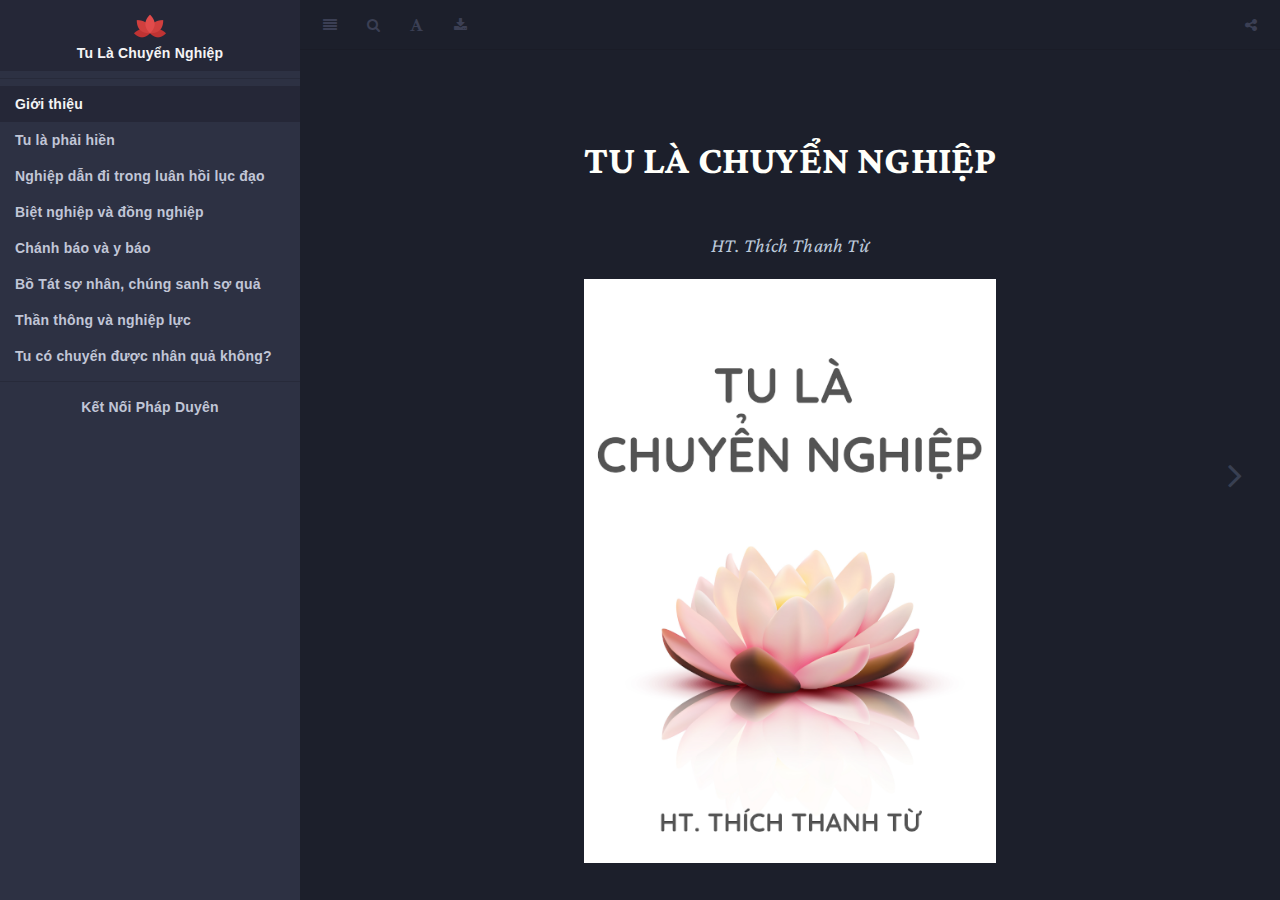
<file: docs/index.html>
<!DOCTYPE html>
<html lang="vi" xml:lang="vi">
<head>

  <meta charset="utf-8" />
  <meta http-equiv="X-UA-Compatible" content="IE=edge" />
  <title>Tu Là Chuyển Nghiệp</title>
  <meta name="description" content="Tuyển tập 7 bài viết về Nghiệp trong Phật giáo" />
  <meta name="generator" content="bookdown 0.21 and GitBook 2.6.7" />

  <meta property="og:title" content="Tu Là Chuyển Nghiệp" />
  <meta property="og:type" content="book" />
  
  <meta property="og:image" content="images/thumbnail.jpg" />
  <meta property="og:image:width" content="1200" />
  <meta property="og:image:height" content="630" />
  <meta property="og:image:alt" content="Tu Là Chuyển Nghiệp - HT. Thích Thanh Từ" />
  <meta property="og:locale" content="vi_VN" />
  <meta property="og:site_name" content="Kết Nối Pháp Duyên" />
  <meta property="og:description" content="Tuyển tập 7 bài viết về Nghiệp trong Phật giáo" />

  <meta name="twitter:card" content="summary" />
  <meta name="twitter:title" content="Tu Là Chuyển Nghiệp" />
  
  <meta name="twitter:description" content="Tuyển tập 7 bài viết về Nghiệp trong Phật giáo" />
  <meta name="twitter:image" content="images/thumbnail.jpg" />

  <meta name="author" content="HT. Thích Thanh Từ" />

  <meta name="viewport" content="width=device-width, initial-scale=1" />
  <meta name="apple-mobile-web-app-capable" content="yes" />
  <meta name="apple-mobile-web-app-status-bar-style" content="black" />
  
<link rel="preconnect" href="https://cdn.jsdelivr.net">
<link rel="preconnect" href="https://fonts.googleapis.com">
<link rel="preconnect" href="https://fonts.gstatic.com" crossorigin>  
<link href="https://fonts.googleapis.com/css2?family=Crimson+Pro&family=Nunito+Sans&display=swap" rel="stylesheet">  

<link rel="next" href="tu-la-phai-hien"/>
<script src="libs/header-attrs-2.10/header-attrs.js"></script>
<script src="libs/jquery-2.2.3/jquery.min.js"></script>
<link href="libs/gitbook-2.6.7/css/style.css" rel="stylesheet" />
<link href="libs/gitbook-2.6.7/css/plugin-table.css" rel="stylesheet" />
<link href="libs/gitbook-2.6.7/css/plugin-bookdown.css" rel="stylesheet" />
<link href="libs/gitbook-2.6.7/css/plugin-highlight.css" rel="stylesheet" />
<link href="libs/gitbook-2.6.7/css/plugin-search.css" rel="stylesheet" />
<link href="libs/gitbook-2.6.7/css/plugin-fontsettings.css" rel="stylesheet" />
<link href="libs/gitbook-2.6.7/css/plugin-clipboard.css" rel="stylesheet" />

<link rel="apple-touch-icon" sizes="180x180" href="images/apple-touch-icon.png">
<link rel="icon" type="image/png" sizes="32x32" href="images/favicon-32x32.png">
<link rel="icon" type="image/png" sizes="16x16" href="images/favicon-16x16.png">
<link rel="manifest" href="images/site.webmanifest">

<link rel="stylesheet" href="style.css" type="text/css" />
</head>

<body>

  <div class="book without-animation with-summary font-size-4 font-family-0" data-basepath=".">

    <div class="book-summary">
      <nav role="navigation">

<ul class="summary">
<li><center><a href="./"><center><img src="images/favicon-32x32.png" width="32px"/></center>Tu Là Chuyển Nghiệp</a></center></li>

<li class="divider"></li>
<li class="chapter" data-level="" data-path="index"><a href="index"><i class="fa fa-check"></i>Giới thiệu</a></li>
<li class="chapter" data-level="" data-path="tu-la-phai-hien"><a href="tu-la-phai-hien"><i class="fa fa-check"></i>Tu là phải hiền</a></li>
<li class="chapter" data-level="" data-path="nghiep-dan-di-trong-luan-hoi-luc-dao"><a href="nghiep-dan-di-trong-luan-hoi-luc-dao"><i class="fa fa-check"></i>Nghiệp dẫn đi trong luân hồi lục đạo</a></li>
<li class="chapter" data-level="" data-path="biet-nghiep-va-dong-nghiep"><a href="biet-nghiep-va-dong-nghiep"><i class="fa fa-check"></i>Biệt nghiệp và đồng nghiệp</a></li>
<li class="chapter" data-level="" data-path="chanh-bao-va-y-bao"><a href="chanh-bao-va-y-bao"><i class="fa fa-check"></i>Chánh báo và y báo</a></li>
<li class="chapter" data-level="" data-path="bo-tat-so-nhan-chung-sanh-so-qua"><a href="bo-tat-so-nhan-chung-sanh-so-qua"><i class="fa fa-check"></i>Bồ Tát sợ nhân, chúng sanh sợ quả</a></li>
<li class="chapter" data-level="" data-path="than-thong-va-nghiep-luc"><a href="than-thong-va-nghiep-luc"><i class="fa fa-check"></i>Thần thông và nghiệp lực</a></li>
<li class="chapter" data-level="" data-path="tu-co-chuyen-duoc-nhan-qua-khong"><a href="tu-co-chuyen-duoc-nhan-qua-khong"><i class="fa fa-check"></i>Tu có chuyển được nhân quả không?</a></li>

<li class="divider"></li>
<li><center><a href="https://phapduyen.github.io/" target="blank">Kết Nối Pháp Duyên</a></center></li>
</ul>

      </nav>
    </div>

    <div class="book-body">
      <div class="body-inner">
        <div class="book-header" role="navigation">
          <h1>
            <i class="fa fa-circle-o-notch fa-spin"></i><a href="./">Tu Là Chuyển Nghiệp</a>
          </h1>
        </div>

        <div class="page-wrapper" tabindex="-1" role="main">
          <div class="page-inner">

            <section class="normal" id="section-">
<div id="header">
<h1 class="title">Tu Là Chuyển Nghiệp</h1>
<p class="author">HT. Thích Thanh Từ</p>
<center>
<img src="images/cover_resized.png" title="Tu Là Chuyển Nghiệp" width="412" alt="Tu Là Chuyển Nghiệp" />
</center>
</div>
<div id="gioi-thieu" class="section level1 unnumbered">
<h1>Giới thiệu</h1>
<p>Tuyển tập 7 bài viết về Nghiệp trong Phật giáo của Hòa thượng Thích Thanh Từ:</p>
<ul>
<li><a href="https://phapduyen.github.io/tu-la-chuyen-nghiep/tu-la-phai-hien">Tu là phải hiền</a></li>
<li><a href="https://phapduyen.github.io/tu-la-chuyen-nghiep/nghiep-dan-di-trong-luan-hoi-luc-dao">Nghiệp dẫn đi trong luân hồi lục đạo</a></li>
<li><a href="https://phapduyen.github.io/tu-la-chuyen-nghiep/biet-nghiep-va-dong-nghiep">Biệt nghiệp và đồng nghiệp</a></li>
<li><a href="https://phapduyen.github.io/tu-la-chuyen-nghiep/chanh-bao-va-y-bao">Chánh báo và y báo</a></li>
<li><a href="https://phapduyen.github.io/tu-la-chuyen-nghiep/bo-tat-so-nhan-chung-sanh-so-qua">Bồ Tát sợ nhân, chúng sanh sợ quả</a></li>
<li><a href="https://phapduyen.github.io/tu-la-chuyen-nghiep/than-thong-va-nghiep-luc">Thần thông và nghiệp lực</a></li>
<li><a href="https://phapduyen.github.io/tu-la-chuyen-nghiep/tu-co-chuyen-duoc-nhan-qua-khong">Tu có chuyển được nhân quả không?</a></li>
</ul>
<p>Download:</p>
<ul>
<li><a href="https://phapduyen.github.io/tu-la-chuyen-nghiep/tu-la-chuyen-nghiep.epub">EPUB</a></li>
<li><a href="https://phapduyen.github.io/tu-la-chuyen-nghiep/tu-la-chuyen-nghiep.pdf">PDF</a></li>
</ul>
<p>Hoan nghênh chia sẻ, phổ biến!</p>
<hr />
<p><small>Lưu ý: Có thể ấn vào biểu tượng chữ “A” phía trên cùng để điều chỉnh giao diện, phông chữ theo ý muốn.</small><br />
<small><a href="https://www.freepik.com/vectors/background">Background vector created by macrovector_official - www.freepik.com</a></small></p>

</div>
            </section>

          </div>
        </div>
      </div>

<a href="tu-la-phai-hien" class="navigation navigation-next navigation-unique" aria-label="Next page"><i class="fa fa-angle-right"></i></a>
    </div>
  </div>
<script src="libs/gitbook-2.6.7/js/app.min.js"></script>
<script src="libs/gitbook-2.6.7/js/lunr.js"></script>
<script src="libs/gitbook-2.6.7/js/clipboard.min.js"></script>
<script src="libs/gitbook-2.6.7/js/plugin-search.js"></script>
<script src="libs/gitbook-2.6.7/js/plugin-sharing.js"></script>
<script src="libs/gitbook-2.6.7/js/plugin-fontsettings.js"></script>
<script src="libs/gitbook-2.6.7/js/plugin-bookdown.js"></script>
<script src="libs/gitbook-2.6.7/js/jquery.highlight.js"></script>
<script src="libs/gitbook-2.6.7/js/plugin-clipboard.js"></script>
<script>
gitbook.require(["gitbook"], function(gitbook) {
gitbook.start({
"sharing": {
"github": false,
"facebook": false,
"twitter": false,
"linkedin": false,
"weibo": false,
"instapaper": false,
"vk": false,
"all": ["facebook", "twitter", "linkedin", "weibo", "instapaper"]
},
"fontsettings": {
"theme": "night",
"family": "serif",
"size": 4
},
"edit": {
"link": null,
"text": null
},
"history": {
"link": null,
"text": null
},
"view": {
"link": null,
"text": null
},
"download": ["tu-la-chuyen-nghiep.epub", "tu-la-chuyen-nghiep.pdf"],
"toc": {
"collapse": "section"
},
"info": false
});
});
</script>

</body>

</html>
</file>
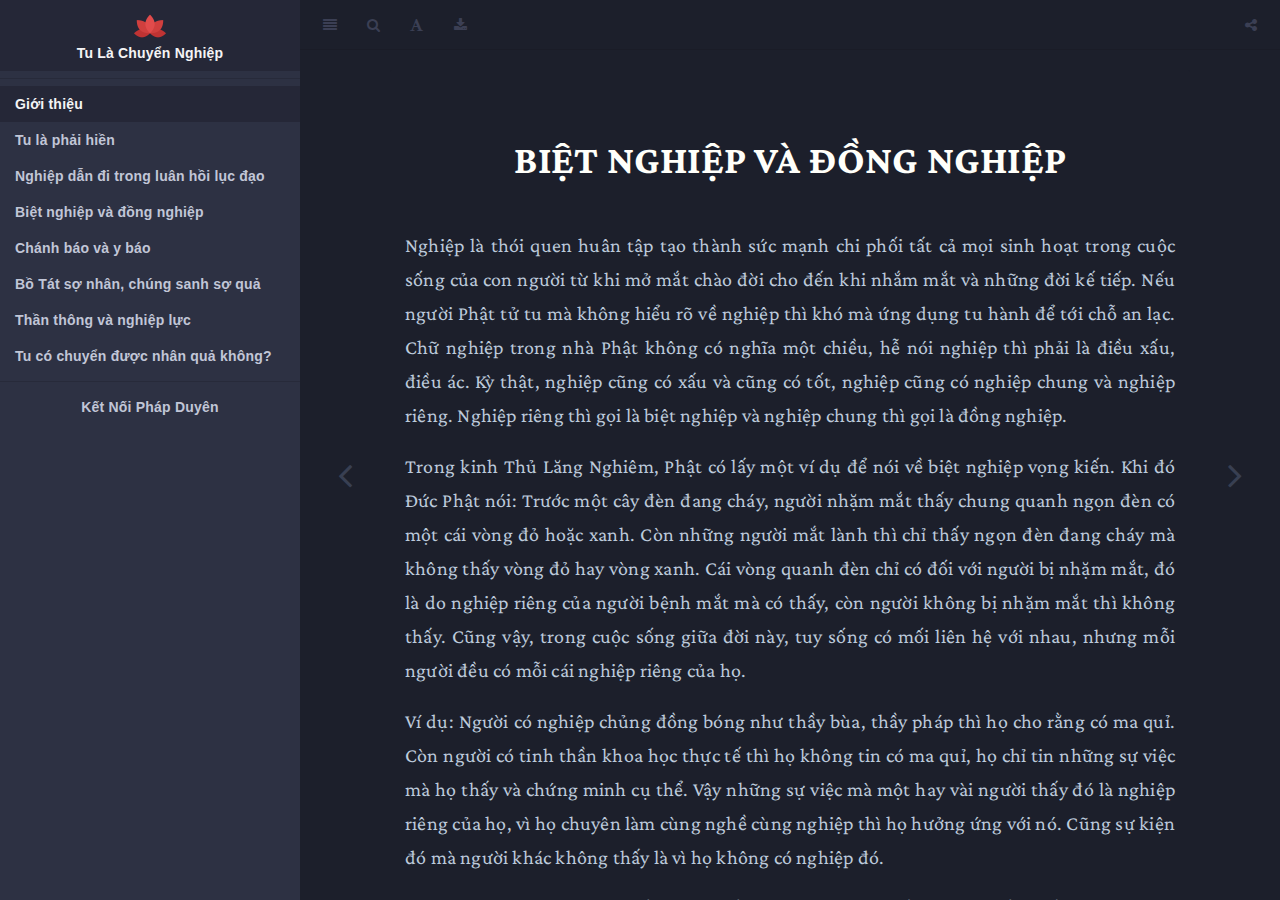
<file: docs/biet-nghiep-va-dong-nghiep.html>
<!DOCTYPE html>
<html lang="vi" xml:lang="vi">
<head>

  <meta charset="utf-8" />
  <meta http-equiv="X-UA-Compatible" content="IE=edge" />
  <title>Biệt nghiệp và đồng nghiệp | Tu Là Chuyển Nghiệp</title>
  <meta name="description" content="Tuyển tập 7 bài viết về Nghiệp trong Phật giáo" />
  <meta name="generator" content="bookdown 0.21 and GitBook 2.6.7" />

  <meta property="og:title" content="Biệt nghiệp và đồng nghiệp | Tu Là Chuyển Nghiệp" />
  <meta property="og:type" content="book" />
  
  <meta property="og:image" content="images/thumbnail.jpg" />
  <meta property="og:image:width" content="1200" />
  <meta property="og:image:height" content="630" />
  <meta property="og:image:alt" content="Tu Là Chuyển Nghiệp - HT. Thích Thanh Từ" />
  <meta property="og:locale" content="vi_VN" />
  <meta property="og:site_name" content="Kết Nối Pháp Duyên" />
  <meta property="og:description" content="Tuyển tập 7 bài viết về Nghiệp trong Phật giáo" />
  

  <meta name="twitter:card" content="summary" />
  <meta name="twitter:title" content="Biệt nghiệp và đồng nghiệp | Tu Là Chuyển Nghiệp" />
  
  <meta name="twitter:description" content="Tuyển tập 7 bài viết về Nghiệp trong Phật giáo" />
  <meta name="twitter:image" content="images/thumbnail.jpg" />

  <meta name="author" content="HT. Thích Thanh Từ" />

  <meta name="viewport" content="width=device-width, initial-scale=1" />
  <meta name="apple-mobile-web-app-capable" content="yes" />
  <meta name="apple-mobile-web-app-status-bar-style" content="black" />
  
<link rel="preconnect" href="https://cdn.jsdelivr.net">
<link rel="preconnect" href="https://fonts.googleapis.com">
<link rel="preconnect" href="https://fonts.gstatic.com" crossorigin>  
<link href="https://fonts.googleapis.com/css2?family=Crimson+Pro&family=Nunito+Sans&display=swap" rel="stylesheet">

<link rel="prev" href="nghiep-dan-di-trong-luan-hoi-luc-dao"/>
<link rel="next" href="chanh-bao-va-y-bao"/>
<script src="libs/header-attrs-2.10/header-attrs.js"></script>
<script src="libs/jquery-2.2.3/jquery.min.js"></script>
<link href="libs/gitbook-2.6.7/css/style.css" rel="stylesheet" />
<link href="libs/gitbook-2.6.7/css/plugin-table.css" rel="stylesheet" />
<link href="libs/gitbook-2.6.7/css/plugin-bookdown.css" rel="stylesheet" />
<link href="libs/gitbook-2.6.7/css/plugin-highlight.css" rel="stylesheet" />
<link href="libs/gitbook-2.6.7/css/plugin-search.css" rel="stylesheet" />
<link href="libs/gitbook-2.6.7/css/plugin-fontsettings.css" rel="stylesheet" />
<link href="libs/gitbook-2.6.7/css/plugin-clipboard.css" rel="stylesheet" />

<link rel="apple-touch-icon" sizes="180x180" href="images/apple-touch-icon.png">
<link rel="icon" type="image/png" sizes="32x32" href="images/favicon-32x32.png">
<link rel="icon" type="image/png" sizes="16x16" href="images/favicon-16x16.png">
<link rel="manifest" href="images/site.webmanifest">

<link rel="stylesheet" href="style.css" type="text/css" />
</head>

<body>

  <div class="book without-animation with-summary font-size-4 font-family-0" data-basepath=".">

    <div class="book-summary">
      <nav role="navigation">

<ul class="summary">
<li><center><a href="./"><center><img src="images/favicon-32x32.png" width="32px"/></center>Tu Là Chuyển Nghiệp</a></center></li>

<li class="divider"></li>
<li class="chapter" data-level="" data-path="index"><a href="index"><i class="fa fa-check"></i>Giới thiệu</a></li>
<li class="chapter" data-level="" data-path="tu-la-phai-hien"><a href="tu-la-phai-hien"><i class="fa fa-check"></i>Tu là phải hiền</a></li>
<li class="chapter" data-level="" data-path="nghiep-dan-di-trong-luan-hoi-luc-dao"><a href="nghiep-dan-di-trong-luan-hoi-luc-dao"><i class="fa fa-check"></i>Nghiệp dẫn đi trong luân hồi lục đạo</a></li>
<li class="chapter" data-level="" data-path="biet-nghiep-va-dong-nghiep"><a href="biet-nghiep-va-dong-nghiep"><i class="fa fa-check"></i>Biệt nghiệp và đồng nghiệp</a></li>
<li class="chapter" data-level="" data-path="chanh-bao-va-y-bao"><a href="chanh-bao-va-y-bao"><i class="fa fa-check"></i>Chánh báo và y báo</a></li>
<li class="chapter" data-level="" data-path="bo-tat-so-nhan-chung-sanh-so-qua"><a href="bo-tat-so-nhan-chung-sanh-so-qua"><i class="fa fa-check"></i>Bồ Tát sợ nhân, chúng sanh sợ quả</a></li>
<li class="chapter" data-level="" data-path="than-thong-va-nghiep-luc"><a href="than-thong-va-nghiep-luc"><i class="fa fa-check"></i>Thần thông và nghiệp lực</a></li>
<li class="chapter" data-level="" data-path="tu-co-chuyen-duoc-nhan-qua-khong"><a href="tu-co-chuyen-duoc-nhan-qua-khong"><i class="fa fa-check"></i>Tu có chuyển được nhân quả không?</a></li>

<li class="divider"></li>
<li><center><a href="https://phapduyen.github.io/" target="blank">Kết Nối Pháp Duyên</a></center></li>  
</ul>

      </nav>
    </div>

    <div class="book-body">
      <div class="body-inner">
        <div class="book-header" role="navigation">
          <h1>
            <i class="fa fa-circle-o-notch fa-spin"></i><a href="./">Tu Là Chuyển Nghiệp</a>
          </h1>
        </div>

        <div class="page-wrapper" tabindex="-1" role="main">
          <div class="page-inner">

            <section class="normal" id="section-">
<div id="biet-nghiep-va-dong-nghiep" class="section level1 unnumbered">
<h1>Biệt nghiệp và đồng nghiệp</h1>
<p>Nghiệp là thói quen huân tập tạo thành sức mạnh chi phối tất cả mọi sinh hoạt trong cuộc sống của con người từ khi mở mắt chào đời cho đến khi nhắm mắt và những đời kế tiếp. Nếu người Phật tử tu mà không hiểu rõ về nghiệp thì khó mà ứng dụng tu hành để tới chỗ an lạc. Chữ nghiệp trong nhà Phật không có nghĩa một chiều, hễ nói nghiệp thì phải là điều xấu, điều ác. Kỳ thật, nghiệp cũng có xấu và cũng có tốt, nghiệp cũng có nghiệp chung và nghiệp riêng. Nghiệp riêng thì gọi là biệt nghiệp và nghiệp chung thì gọi là đồng nghiệp.</p>
<p>Trong kinh Thủ Lăng Nghiêm, Phật có lấy một ví dụ để nói về biệt nghiệp vọng kiến. Khi đó Đức Phật nói: Trước một cây đèn đang cháy, người nhặm mắt thấy chung quanh ngọn đèn có một cái vòng đỏ hoặc xanh. Còn những người mắt lành thì chỉ thấy ngọn đèn đang cháy mà không thấy vòng đỏ hay vòng xanh. Cái vòng quanh đèn chỉ có đối với người bị nhặm mắt, đó là do nghiệp riêng của người bệnh mắt mà có thấy, còn người không bị nhặm mắt thì không thấy. Cũng vậy, trong cuộc sống giữa đời này, tuy sống có mối liên hệ với nhau, nhưng mỗi người đều có mỗi cái nghiệp riêng của họ.</p>
<p>Ví dụ: Người có nghiệp chủng đồng bóng như thầy bùa, thầy pháp thì họ cho rằng có ma quỉ. Còn người có tinh thần khoa học thực tế thì họ không tin có ma quỉ, họ chỉ tin những sự việc mà họ thấy và chứng minh cụ thể. Vậy những sự việc mà một hay vài người thấy đó là nghiệp riêng của họ, vì họ chuyên làm cùng nghề cùng nghiệp thì họ hưởng ứng với nó. Cũng sự kiện đó mà người khác không thấy là vì họ không có nghiệp đó.</p>
<p>Kinh Phật ví dụ: Có hai vợ chồng kia, chồng thì mù, vợ thì điếc. Hai vợ chồng dắt nhau ra chợ, chồng đàn vợ hát để kiếm tiền sinh sống. Hôm đó có một đám tang lớn đi qua, người chồng nghe tiếng trống kèn bèn nói với vợ:</p>
<p>- Đám ma lớn quá, thổi kèn đánh trống inh ỏi.</p>
<p>Người vợ cãi lại:</p>
<p>- Ông nói bậy, đâu có kèn trống, tôi chỉ thấy cờ phướn, chớ không nghe tiếng kèn trống.</p>
<p>Người chồng không chịu cãi lại:</p>
<p>- Bà nói bậy, tôi chỉ nghe thấy kèn trống, chớ đâu có thấy cờ phướn.</p>
<p>Có như thế mà hai ông bà cãi lộn nhau, chồng thì nói có kèn trống không có cờ phướn, vợ thì nói có cờ phướn mà không có kèn trống. Chồng tự cho là mình đúng, vợ cũng cho là mình không sai. Hai vợ chồng cãi nhau hoài không ai chịu thua, giận tức nổi lên liền đánh lộn nhau. Người đi đường thấy mới can gián và hỏi duyên cớ. Người chồng phân bua:</p>
<p>- Tôi nghe đám ma thổi kèn đánh trống, tôi nói có kèn trống bả không chịu, bả nói tôi nói bậy, bả nói chỉ có cờ phướn, không có kèn trống, nên mới cãi nhau rồi nổi giận đánh lộn.</p>
<p>Người đi đường mới nói:</p>
<p>- Thưa ông bà, hai ông bà đều đúng cả, mà hai ông bà cũng đều sai. Vì đám ma này có kèn có trống như ông nghe, mà cũng có cờ phướn như bà thấy.</p>
<p>Nếu người chồng nghe tiếng kèn trống mà nhớ mình mù không thể thấy cờ phướn, và người vợ thấy cờ phướn mà nhớ mình điếc không thể nghe tiếng kèn trống thì đâu có cãi vả và đánh lộn nhau. Tại người nào cũng chủ quan, cho cái thấy nghe của mình là chân lý nên mới xảy ra cuộc cãi vả và đánh lộn nhau. Đó là nghiệp khác nhau, không thể chấp nhận nhau.</p>
<p>Cũng vậy, chúng ta sanh ra đời mỗi người mang theo nghiệp riêng của mình mà cùng sống chung với nhiều người khác. Mỗi người chấp giữ và làm theo nghiệp riêng của mình mà không thừa nhận nghiệp riêng của người khác nên mới có sự cãi vã, tranh chấp.</p>
<p>Trong một gia đình, ông chồng thì huân tập cái nghiệp của người nam, bà vợ thì huân tập cái nghiệp của người nữ. Hai cái nghiệp nam nữ tuy có vài điểm tương đồng, nhưng cũng có nhiều điểm khác biệt. Nên có nhiều gia đình vợ chồng gây cãi đánh đập nhau hoài là vì chồng chấp lý của mình là đúng, vợ cũng chấp lý của mình là đúng, không biết dung hòa nhau để sống. Cái đúng của người chồng là do thói quen huân tập cái nghiệp của người nam. Cái đúng của người vợ là theo thói quen huân tập cái nghiệp của người nữ. Thế nên phải thông cảm nhau để đối xử cho tốt đẹp, đem lại sự an vui hòa thuận trong gia đình. Khi chúng ta biết mỗi người có nghiệp riêng thì không chủ quan, không chấp mà thông cảm hòa nhịn được cuộc sống với mọi người.</p>
<p>Xưa có một gia đình, người vợ thì tương đối tốt, biết bổn phận, biết lo làm ăn, người chồng thì bê tha rượu chè cờ bạc. Mỗi lần ông cờ bạc thua, về nhà là khảo tiền, nếu bà không có để ứng thì ông chửi đánh thậm tệ. Người thân thuộc, láng giềng ai thấy cũng đau lòng thắc mắc tại sao bà không ly dị cho rồi, cứ để ông hành hạ khổ sở như thế? Nhưng khi hỏi bà, thì bà không thể ly dị vì bà còn thương ông.</p>
<p>Có nhiều gia đình có những đứa con ngỗ nghịch bất hiếu, phá gia sản gần khánh tận. Vậy mà gia đình vẫn thương, không thể từ bỏ, vì cha mẹ có cái nghiệp riêng với con. Để thấy cái nghiệp riêng của người, mình là kẻ ngoại cuộc không có nghiệp đó thì không chấp nhận, không chịu nổi. Còn người đã có nghiệp, có nợ nần nhau, dù bị đánh đập, phá phách, đối xử tàn tệ mà người ta vẫn chấp nhận chung sống, không thể rời nhau được.</p>
<p>Như vậy, nếu biết được mỗi người có cái nghiệp riêng thì chúng ta có thái độ sống hết sức dung hòa, không thắc mắc, không trách cứ những hoàn cảnh khó khăn rắc rối mà người trong cuộc không giải quyết dứt khoát được, vì nghiệp riêng của họ.</p>
<p>Nghiệp chung tức là đồng nghiệp vọng kiến. Cũng trong kinh Thủ Lăng Nghiêm, Phật có dạy: Người có nghiệp chung mới sinh ra ở chung một nước, nói cùng một ngôn ngữ, sống cùng một tập quán… Nếu có cùng nghiệp xấu thì cùng thấy điềm bất tường như sao chổi, sao phướn… Chỉ có dân nước đó trông thấy mà dân nước khác không thấy. Cũng giống như những người nhặm mắt cùng thấy chung quanh ngọn đèn đang cháy có một cái vòng xanh hay đỏ, còn những người không nhặm mắt thì không thấy. Vậy, người cùng nghiệp thì cùng cảm nhận hiện tượng giống như nhau.</p>
<p>Có nhiều người thắc mắc tại sao anh chị em cùng cha mẹ sanh ra trong một gia đình, rầy la cãi hoài. Hoặc vợ chồng chấp nhận sống chung trong một gia đình, mà kẻ ý này người ý kia, bất hòa hờn giận nhau hoài là tại sao? Nếu không có duyên nghiệp với nhau tại sao gặp nhau, sống chung với nhau để khổ? Chúng ta nên biết, khi gặp nhau là đã có nghiệp đồng phần rồi, tức là đã có cộng nghiệp nên cùng ở chung với nhau. Tuy ở chung với nhau, mà mỗi người cũng có cái nghiệp riêng nên không ai giống ai. Nếu có giống chăng chỉ giống năm sáu mươi phần trăm là tối đa, không bao giờ có hai người giống nhau từ hình dáng đến tính tình.</p>
<p>Phần giống nhau thì gọi là đồng nghiệp, vì đồng nghiệp nên mới cùng nhau sanh trong một gia đình, trong một đất nước. Và vì mỗi người có cái nghiệp riêng nên có người thì giàu sang sung sướng, an vui hạnh phúc, lại có người bần cùng khốn khổ. Hoặc anh em cùng cha mẹ sinh ra, học chung một trường mà có người học giỏi, có người học dở. Đó là trong cái đồng nghiệp vẫn có cái biệt nghiệp. Mà dù là đồng nghiệp hay biệt nghiệp, Đức Phật đều gọi là vọng kiến. Vọng kiến là cái thấy hư dối không thật.</p>
<p>Tại sao nói nghiệp là vọng kiến? Ví dụ, có người nói lời xúc não làm cho mình nổi giận. Khi nổi giận thì nói lời hung ác mắng chửi, tay thì đánh đập người ta. Khi đánh đập chửi mắng người, thì bị luật pháp trừng trị. Cái khổ của tội phạm pháp này ít nhất cũng một tháng. Và nếu mình có sức mạnh, có võ nghệ, đánh người chết tại chỗ, thì tù tội khổ sở ít nhất cũng 10, 15 năm.</p>
<p>Vậy, miệng nói bậy, thân làm bậy, đó là nghiệp ác. Và nghiệp ác đó từ ý nổi sân mà ra. Ý sân chỉ nổi lên khoảng 5, 10 phút mà hậu quả không lường được. Nghiệp ác của miệng và thân có ra là do ý ác chủ động. Ý ác tức là niệm sân. Chúng ta nhìn xem tướng trạng của nó ra sao? Khi (chúng ta) nhìn nó thì nó mất tiêu, không thấy hình dáng tướng mạo nó ở đâu cả. Mà không hình dáng, không tướng mạo thì không thật. Như vậy, chính cái chủ động tạo nghiệp <em>(ý sân)</em> là không thật. Cái không thật mà chỉ vì chúng ta mê chạy theo nó để tạo nghiệp thọ khổ thì thành có thật. Nên Ngài Khuê Phong nói: <em>“Thế không mà thành sự”</em>. Bản chất của cơn giận vốn là không, bất giác theo nó tạo nghiệp nên trở thành thật. Đó là nghiệp ác.</p>
<p>Còn nghiệp lành cũng vậy. Giả sử chúng ta đi đường gặp người bệnh tật đang nằm rên rỉ bên đường. Chúng ta khởi lòng thương đem họ vô lề đường kêu xe chở tới bệnh viện để chữa trị. Vậy, lòng thương hình dáng tướng mạo như thế nào? Có thật không? - Không. Nhưng khi theo nó thì tạo nghiệp lành. Thân, miệng, ý nói, làm lợi ích cho người.</p>
<p>Cái gốc tạo nghiệp ác hay nghiệp lành bản chất nó không có thật, nhưng khi theo nó thì sẽ thành nghiệp hoặc lành hay dữ. Phật dạy nghiệp là cái không thật. Tuy không thật, nếu đã làm thì sẽ cho quả, chớ không tránh khỏi. Trốn tránh người thế gian thì được, mà nghiệp thì không thể trốn được. Vì khi tạo nghiệp thì mắt thấy, tai nghe, thân cảm thọ. Chủng tử nghiệp đã chứa vào tạng thức rồi, hội đủ duyên thì quả kết tụ.</p>
<p>Về ý nghĩa đồng nghiệp, trong kinh có ghi: Một hôm Phật ở trong hương thất trong núi Linh Thứu, gần đó có nhiều đoàn Tỳ Kheo đi thiền hành. Đoàn thứ nhất đi theo Tôn Giả Xá Lợi Phất. Đoàn Tỳ Kheo thứ hai dẫn đầu là Tôn Giả Mục Kiền Liên. Đoàn thứ ba các Tỳ Kheo đi sau Tôn Giả Ma Ha Ca Diếp. Đoàn thứ tư gồm những Tỳ Kheo đi theo Tôn Giả A Na Luật. Đoàn thứ năm là một số Tỳ Kheo đi theo Tôn Giả Phú Lâu Na. Đoàn thứ sáu là những Tỳ Kheo đi theo sự hướng dẫn của Tôn Giả Ưu Ba Ly. Đoàn thứ bảy là những Tỳ Kheo đi theo sau Đề Bà Đạt Đa. Khi đó Phật mới nói với các vị Tỳ Kheo đang ở bên cạnh:</p>
<p>“Những Tỳ Kheo cùng đi theo Xá Lợi Phất là những Tỳ Kheo có trí tuệ lớn. Những Tỳ Kheo cùng đi với Mục Kiền Liên là những Tỳ Kheo có đại thần thông. Những Tỳ Kheo đi theo Ma Ha Ca Diếp là những Tỳ Kheo ưa tu hạnh đầu đà… Còn những Tỳ Kheo mà đi theo Đề Bà Đạt Đa là những Tỳ Kheo có tâm ác dục.”</p>
<p>Và Phật kết luận rằng: Ai cùng đi theo người nào là đã có cái nghiệp chung với người đó. Những Tỳ Kheo đi theo Tôn Giả Xá Lợi Phất là có cái nghiệp chung với Ngài về trí huệ. Những Tỳ Kheo đi theo Tôn Giả Mục Kiền Liên là có nghiệp chung với ngài về thần thông. Cho tới các Tỳ Kheo đi theo Đề Bà Đạt Đa cùng có nghiệp chung về ác dục. Cái nghiệp chung đó có từ quá khứ, hiện tại, vị lai cứ theo nhau không rời. Đó là cộng nghiệp của những Tỳ Kheo thời xưa, được Phật dạy trong kinh.</p>
<p>Còn cộng nghiệp trong thời hiện tại, chúng ta thấy rất thực tế và cụ thể. Người thích rượu chè say sưa thì cùng ăn chơi thân cận với người uống rượu. Người ưa cờ bạc thì giao du với người cờ bạc. Người chuyên cần học hành nghiên cứu thì tới lui thân cận với người nghiên cứu học hành. Người thích đi chùa tụng kinh niệm Phật thì kết bạn với người đi chùa tụng kinh niệm Phật.</p>
<p>Như vậy, người này thích người kia là họ có chung nghiệp <em>(đồng nghiệp)</em> nên mới hợp nhau. Để thấy trong cuộc sống này, mọi người cùng có nghiệp chung, nên mới trở thành chồng vợ, cha con, anh em, bạn bè. Và vì ai cũng có nghiệp riêng nơi dáng mạo, tính tình, năng khiếu, trí tuệ sai khác, không ai giống ai. Vậy, nghiệp nó chi phối cả đời sống chúng ta. Nếu huân tập sâu nghiệp nào thì nghiệp đó có sức mạnh, có hấp lực thu hút chúng ta đến môi trường của nghiệp đó. Vì vậy, người Phật tử biết tu hành thì thân, khẩu, ý luôn luôn phải thiện lành mới chiêu cảm được biệt nghiệp tốt và đồng nghiệp thiện.</p>
<p>Nếu tu còn trong vòng tương đối, thì phải biết tránh nghiệp ác, tạo nghiệp lành để tạo thân tốt, tức là được biệt nghiệp tốt và sanh trong cõi thiện, có đồng nghiệp thiện. Tiến thêm một bước nữa, nếu biết nghiệp là không thật, do ý sanh ra, mà ý cũng không thật có, nó là niệm phân biệt chợt hiện chợt mất, nên không theo là dừng nghiệp ý. Nghe nói trái tai, vừa nổi bực tức muốn đánh chửi người, liền nhìn lại xem coi cái bực tức hình tướng thế nào, phát xuất từ đâu? Tìm lại không thấy hình tướng của bực tức, mà nguồn gốc khởi bực tức cũng không còn nữa. Thấy của người, lòng tham vừa khởi muốn lén lấy, liền nhìn lại coi tướng trạng của tham lam như thế nào, phát xuất từ đâu? Khi nhìn kỹ lại thì không thấy hình dáng của tham lam, và nơi chốn phát xuất ra tham lam cũng không có nữa.</p>
<p>Như vậy, nghiệp phát xuất từ ý, ra miệng, ra thân. Mà ý là gốc phát ra nghiệp đã không thật, thì nghiệp miệng, nghiệp thân làm gì có thật. Sở dĩ thấy nghiệp có thật là do mê.</p>
<p>Những nơi khác dạy khi đối duyên xúc cảnh, nếu có khởi tham lam sân giận, thì cứ lo niệm Phật nhớ Phật, thì tham lam sân giận sẽ lắng xuống. Đó cũng là một cái thuật đối trị bệnh tham, bệnh sân. Ở đây thì chúng tôi chủ trương dùng trí nhìn lại những cái xấu như tham, sân, kiêu mạn… hình dáng tướng trạng ra sao, phát xuất từ đâu? Khi nhìn lại, nếu nó tan biến là nó không thật thì nó không có sức mạnh khiến mình nói làm theo nghiệp ác. Và cứ mỗi lần đối duyên xúc cảnh, nếu có tham sân… dấy khởi lên, nhìn lại xem tường tận thấu đáo, thấy nó không thật thì nó không chi phối mình nói làm sai quấy. Khi tâm chúng ta thanh tịnh là đã cắt đứt được dòng tạo nghiệp là vọng tưởng, là ý nghiệp, không còn luân hồi sanh tử, được giải thoát.</p>

</div>
            </section>

          </div>
        </div>
      </div>
<a href="nghiep-dan-di-trong-luan-hoi-luc-dao" class="navigation navigation-prev " aria-label="Previous page"><i class="fa fa-angle-left"></i></a>
<a href="chanh-bao-va-y-bao" class="navigation navigation-next " aria-label="Next page"><i class="fa fa-angle-right"></i></a>
    </div>
  </div>
<script src="libs/gitbook-2.6.7/js/app.min.js"></script>
<script src="libs/gitbook-2.6.7/js/lunr.js"></script>
<script src="libs/gitbook-2.6.7/js/clipboard.min.js"></script>
<script src="libs/gitbook-2.6.7/js/plugin-search.js"></script>
<script src="libs/gitbook-2.6.7/js/plugin-sharing.js"></script>
<script src="libs/gitbook-2.6.7/js/plugin-fontsettings.js"></script>
<script src="libs/gitbook-2.6.7/js/plugin-bookdown.js"></script>
<script src="libs/gitbook-2.6.7/js/jquery.highlight.js"></script>
<script src="libs/gitbook-2.6.7/js/plugin-clipboard.js"></script>
<script>
gitbook.require(["gitbook"], function(gitbook) {
gitbook.start({
"sharing": {
"github": false,
"facebook": false,
"twitter": false,
"linkedin": false,
"weibo": false,
"instapaper": false,
"vk": false,
"all": ["facebook", "twitter", "linkedin", "weibo", "instapaper"]
},
"fontsettings": {
"theme": "night",
"family": "serif",
"size": 4
},
"edit": {
"link": null,
"text": null
},
"history": {
"link": null,
"text": null
},
"view": {
"link": null,
"text": null
},
"download": ["tu-la-chuyen-nghiep.epub", "tu-la-chuyen-nghiep.pdf"],
"toc": {
"collapse": "section"
},
"info": false
});
});
</script>

</body>

</html>
</file>
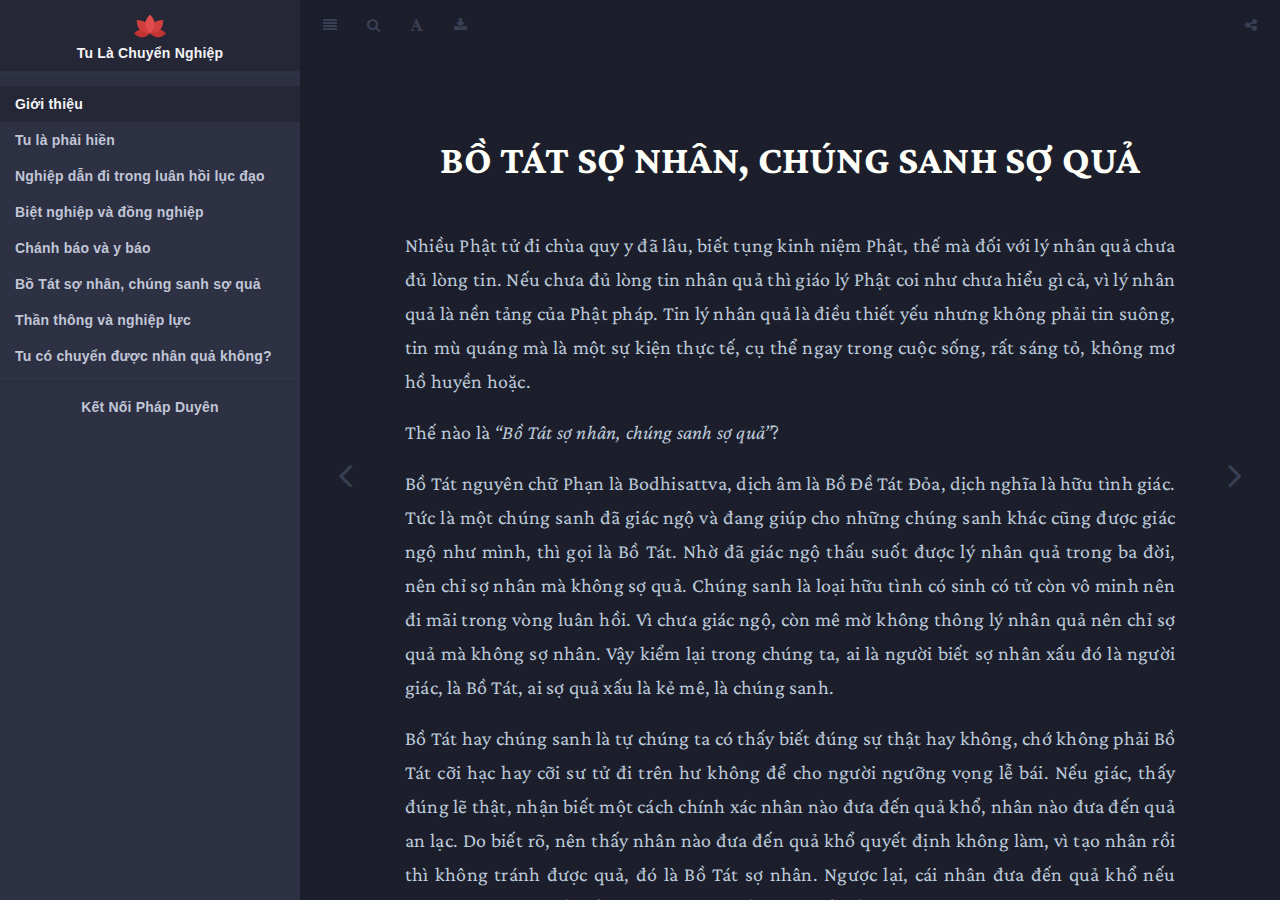
<file: docs/bo-tat-so-nhan-chung-sanh-so-qua.html>
<!DOCTYPE html>
<html lang="vi" xml:lang="vi">
<head>

  <meta charset="utf-8" />
  <meta http-equiv="X-UA-Compatible" content="IE=edge" />
  <title>Bồ Tát sợ nhân, chúng sanh sợ quả | Tu Là Chuyển Nghiệp</title>
  <meta name="description" content="Tuyển tập 7 bài viết về Nghiệp trong Phật giáo" />
  <meta name="generator" content="bookdown 0.21 and GitBook 2.6.7" />

  <meta property="og:title" content="Bồ Tát sợ nhân, chúng sanh sợ quả | Tu Là Chuyển Nghiệp" />
  <meta property="og:type" content="book" />
  
  <meta property="og:image" content="images/thumbnail.jpg" />
  <meta property="og:image:width" content="1200" />
  <meta property="og:image:height" content="630" />
  <meta property="og:image:alt" content="Tu Là Chuyển Nghiệp - HT. Thích Thanh Từ" />
  <meta property="og:locale" content="vi_VN" />
  <meta property="og:site_name" content="Kết Nối Pháp Duyên" />
  <meta property="og:description" content="Tuyển tập 7 bài viết về Nghiệp trong Phật giáo" />
  
  <meta name="twitter:card" content="summary" />
  <meta name="twitter:title" content="Bồ Tát sợ nhân, chúng sanh sợ quả | Tu Là Chuyển Nghiệp" />
  
  <meta name="twitter:description" content="Tuyển tập 7 bài viết về Nghiệp trong Phật giáo" />
  <meta name="twitter:image" content="images/thumbnail.jpg" />

  <meta name="author" content="HT. Thích Thanh Từ" />

  <meta name="viewport" content="width=device-width, initial-scale=1" />
  <meta name="apple-mobile-web-app-capable" content="yes" />
  <meta name="apple-mobile-web-app-status-bar-style" content="black" />
  
<link rel="preconnect" href="https://cdn.jsdelivr.net">
<link rel="preconnect" href="https://fonts.googleapis.com">
<link rel="preconnect" href="https://fonts.gstatic.com" crossorigin>  
<link href="https://fonts.googleapis.com/css2?family=Crimson+Pro&family=Nunito+Sans&display=swap" rel="stylesheet">

<link rel="prev" href="chanh-bao-va-y-bao"/>
<link rel="next" href="than-thong-va-nghiep-luc"/>
<script src="libs/header-attrs-2.10/header-attrs.js"></script>
<script src="libs/jquery-2.2.3/jquery.min.js"></script>
<link href="libs/gitbook-2.6.7/css/style.css" rel="stylesheet" />
<link href="libs/gitbook-2.6.7/css/plugin-table.css" rel="stylesheet" />
<link href="libs/gitbook-2.6.7/css/plugin-bookdown.css" rel="stylesheet" />
<link href="libs/gitbook-2.6.7/css/plugin-highlight.css" rel="stylesheet" />
<link href="libs/gitbook-2.6.7/css/plugin-search.css" rel="stylesheet" />
<link href="libs/gitbook-2.6.7/css/plugin-fontsettings.css" rel="stylesheet" />
<link href="libs/gitbook-2.6.7/css/plugin-clipboard.css" rel="stylesheet" />

<link rel="apple-touch-icon" sizes="180x180" href="images/apple-touch-icon.png">
<link rel="icon" type="image/png" sizes="32x32" href="images/favicon-32x32.png">
<link rel="icon" type="image/png" sizes="16x16" href="images/favicon-16x16.png">
<link rel="manifest" href="images/site.webmanifest">

<link rel="stylesheet" href="style.css" type="text/css" />
</head>

<body>

  <div class="book without-animation with-summary font-size-4 font-family-0" data-basepath=".">

    <div class="book-summary">
      <nav role="navigation">

<ul class="summary">
<li><center><a href="./"><center><img src="images/favicon-32x32.png" width="32px"/></center>Tu Là Chuyển Nghiệp</a></center></li>

<li class="divider"></li>
<li class="chapter" data-level="" data-path="index"><a href="index"><i class="fa fa-check"></i>Giới thiệu</a></li>
<li class="chapter" data-level="" data-path="tu-la-phai-hien"><a href="tu-la-phai-hien"><i class="fa fa-check"></i>Tu là phải hiền</a></li>
<li class="chapter" data-level="" data-path="nghiep-dan-di-trong-luan-hoi-luc-dao"><a href="nghiep-dan-di-trong-luan-hoi-luc-dao"><i class="fa fa-check"></i>Nghiệp dẫn đi trong luân hồi lục đạo</a></li>
<li class="chapter" data-level="" data-path="biet-nghiep-va-dong-nghiep"><a href="biet-nghiep-va-dong-nghiep"><i class="fa fa-check"></i>Biệt nghiệp và đồng nghiệp</a></li>
<li class="chapter" data-level="" data-path="chanh-bao-va-y-bao"><a href="chanh-bao-va-y-bao"><i class="fa fa-check"></i>Chánh báo và y báo</a></li>
<li class="chapter" data-level="" data-path="bo-tat-so-nhan-chung-sanh-so-qua"><a href="bo-tat-so-nhan-chung-sanh-so-qua"><i class="fa fa-check"></i>Bồ Tát sợ nhân, chúng sanh sợ quả</a></li>
<li class="chapter" data-level="" data-path="than-thong-va-nghiep-luc"><a href="than-thong-va-nghiep-luc"><i class="fa fa-check"></i>Thần thông và nghiệp lực</a></li>
<li class="chapter" data-level="" data-path="tu-co-chuyen-duoc-nhan-qua-khong"><a href="tu-co-chuyen-duoc-nhan-qua-khong"><i class="fa fa-check"></i>Tu có chuyển được nhân quả không?</a></li>

<li class="divider"></li>
<li><center><a href="https://phapduyen.github.io/" target="blank">Kết Nối Pháp Duyên</a></center></li>  
</ul>

      </nav>
    </div>

    <div class="book-body">
      <div class="body-inner">
        <div class="book-header" role="navigation">
          <h1>
            <i class="fa fa-circle-o-notch fa-spin"></i><a href="./">Tu Là Chuyển Nghiệp</a>
          </h1>
        </div>

        <div class="page-wrapper" tabindex="-1" role="main">
          <div class="page-inner">

            <section class="normal" id="section-">
<div id="bo-tat-so-nhan-chung-sanh-so-qua" class="section level1 unnumbered">
<h1>Bồ Tát sợ nhân, chúng sanh sợ quả</h1>
<p>Nhiều Phật tử đi chùa quy y đã lâu, biết tụng kinh niệm Phật, thế mà đối với lý nhân quả chưa đủ lòng tin. Nếu chưa đủ lòng tin nhân quả thì giáo lý Phật coi như chưa hiểu gì cả, vì lý nhân quả là nền tảng của Phật pháp. Tin lý nhân quả là điều thiết yếu nhưng không phải tin suông, tin mù quáng mà là một sự kiện thực tế, cụ thể ngay trong cuộc sống, rất sáng tỏ, không mơ hồ huyền hoặc.</p>
<p>Thế nào là <em>“Bồ Tát sợ nhân, chúng sanh sợ quả”</em>?</p>
<p>Bồ Tát nguyên chữ Phạn là Bodhisattva, dịch âm là Bồ Đề Tát Đỏa, dịch nghĩa là hữu tình giác. Tức là một chúng sanh đã giác ngộ và đang giúp cho những chúng sanh khác cũng được giác ngộ như mình, thì gọi là Bồ Tát. Nhờ đã giác ngộ thấu suốt được lý nhân quả trong ba đời, nên chỉ sợ nhân mà không sợ quả. Chúng sanh là loại hữu tình có sinh có tử còn vô minh nên đi mãi trong vòng luân hồi. Vì chưa giác ngộ, còn mê mờ không thông lý nhân quả nên chỉ sợ quả mà không sợ nhân. Vậy kiểm lại trong chúng ta, ai là người biết sợ nhân xấu đó là người giác, là Bồ Tát, ai sợ quả xấu là kẻ mê, là chúng sanh.</p>
<p>Bồ Tát hay chúng sanh là tự chúng ta có thấy biết đúng sự thật hay không, chớ không phải Bồ Tát cỡi hạc hay cỡi sư tử đi trên hư không để cho người ngưỡng vọng lễ bái. Nếu giác, thấy đúng lẽ thật, nhận biết một cách chính xác nhân nào đưa đến quả khổ, nhân nào đưa đến quả an lạc. Do biết rõ, nên thấy nhân nào đưa đến quả khổ quyết định không làm, vì tạo nhân rồi thì không tránh được quả, đó là Bồ Tát sợ nhân. Ngược lại, cái nhân đưa đến quả khổ nếu chúng ta không biết để tránh, mà chỉ thấy quả khổ đến lo sợ tránh né, đó là chúng sanh sợ quả.</p>
<p>Ví dụ người có tật nóng giận, mỗi khi có người trong nhà hay hàng xóm nói hoặc làm điều gì trái ý liền la lối đánh đập. Nếu chửi bới hay đánh đập vợ con trong nhà bị thương tích thì tốn tiền thuốc thang chữa trị, bị xóm giềng cười chê là đồ bất nghĩa bất nhân, khiến tâm ray rứt hối hận.</p>
<p>Nếu đánh đập người ngoài xã hội có thương tích thì bị người đánh lại hay bị bắt bớ, giam cầm. Khi đánh chửi thì không sợ, đến khi thấy vợ con đau bệnh hoặc bị người đánh lại, hay bị tù tội thì lo sợ. Đó là người mê hay tỉnh? Vì mê không biết nhân xấu ác sẽ đưa đến quả khổ, nên cứ làm rồi thọ quả khổ chừng đó mới sợ.</p>
<p>Người có lòng tham, thấy của người dễ lấy, liền lấy đem về làm của mình. Khi lén lấy của người thì không sợ mà chỉ thích thú là mình được của. Để khi chủ nhà hay mất của, báo nhà chức trách truy tìm lùng bắt kẻ trộm thì lo sợ. Đó là người mê, vì mê nên không biết tạo nhân xấu phải chịu quả khổ, cứ làm để rồi quả khổ đến thì hoảng kinh lo sợ.</p>
<p>Có nhiều thiếu niên 14, 15 tuổi thấy người lớn hút thuốc nhả khói phì phà có vẻ oai vệ, thư nhàn nên tập hút, hút một thời gian thì ghiền. Khi ghiền, nếu có thuốc hút thì tạm ổn, hôm nào không tiền mua thuốc thì ngáp dài chảy nước dãi thèm thuồng, chịu không nổi, tới người này, người kia năn nỉ mượn tiền mua thuốc hút, thật là khổ sở. Đó là cái quả chặng thứ nhất. Đến quả chặng thứ hai là hút tới lới tới già thì bị nám phổi, ung thư phổi, bệnh trầm kha, khốn khổ vô cùng. Lúc hút thuốc hồn lâng lâng quyện theo khói theo mây thì không sợ. Đến khi cơn ghiền hành hạ không tiền mua thuốc, bệnh hoạn bứt ngặt không tiền uống thuốc, không thuốc để điều trị, chừng khổ đến mới sợ.</p>
<p>Lại có những chú bé mười lăm, mười bảy tuổi thấy cha chú uống rượu bàn tán việc làng việc nước, việc cổ kim thời sự ra vẻ người hiểu biết sành đời, nên thích thú tập uống. Khi mới uống thì cảm thấy cay nóng, tập một thới gian trở thành dễ chịu và đi tới ghiền. Khi ghiền rồi thì mỗi ngày phải có rượu mới yên, nếu không rượu thì uạ ọc, bực bội, khó chịu. Đó là cái quả thứ nhất không rượu uống. Nếu gặp tiệc tùng anh em đông đảo, người chén thù người chén tạc, kết quả là say túy lúy, đi ngã bờ ngã bụi làm trò cười cho thiên hạ. Khi về đến nhà thì chửi đánh vợ con, ói mửa đầy đất hôi hám nhơ bẩn nhà cửa, khiến cho cha mẹ vợ con buồn chán. Đó là cái quả thứ hai, làm cho gia đình mất hạnh phúc. Đến cái quả thứ ba là chai gan, loét dạ dày… đau bệnh trầm kha vô cùng khốn khổ. Từ cái nhân nhỏ đưa tới cái quả thật to, mà người ta không thấy nên mới tạo, để rồi thọ quả vô cùng khốn khổ, hối hận thì không kịp.</p>
<p>Vậy, người tập tành những thói hư tật xấu đó là giác ngộ hay mê? Bởi mê nên mới khổ. Nếu giác như Bồ Tát biết rõ hút thuốc, uống rượu là cái nhân đưa tới nghiện ngập, bệnh hoạn nghèo khổ, gia đình mất hạnh phúc. Biết như vậy, nhất định không uống, không hút, dù người có cố tình mời mọc, dứt khoát không dùng. Đó là người sống có tỉnh giác nên không khổ.</p>
<p>Nếu sống mà không biết nhân nào đưa tới quả khổ, nhân nào đưa tới quả vui, mặc tình tạo tác để rồi quả đến thì kêu trời trách đất. Đó là người mê muội không biết tránh nhân, chỉ biết sợ quả nên bị khổ đau. Vậy chúng ta hiện có mặt ở đây tự xét lại coi mình là người giác hay kẻ mê? Ai cũng muốn mình là người giác, không bị khổ đau bứt ngặt thì nên tập hạnh của Bồ Tát là biết tránh nhân xấu, chớ không sợ quả xấu.</p>
<p>Ở thế gian có nhiều trường hợp mới thoạt nhìn thấy dường như rất tốt, nhưng nhìn kỹ thì chẳng tốt chút nào. Chẳng hạn, người biết hút thuốc gặp người chưa biết hút thì mời ép cho hút, đến khi ghiền thuốc rồi, không tiền mua, xin thì không cho. Hoặc người chưa biết uống rượu được người biết uống rượu mời mọc ép uống, đến khi ghiền rồi thì ít khi được mời uống. Vậy, những người bạn thuốc, bạn rượu có thật thương, thật tốt với chúng ta không? Bạn thuốc, bạn rượu không phải là người để chúng ta kết giao thân thiện.</p>
<p>Lại có trường hợp Phật tử thường đi chùa tụng kinh lạy Phật. Một hôm có người nói: <em>“Chị năm nay bị sao Kế Đô chiếu mạng, coi chừng bị tai nạn”</em>. Phật tử này không dám đi đâu, ngay cả đi chùa cũng không đi, ở nhà lo lắng buồn rầu… Phật tử đi chùa với tâm trạng như vậy, có hiểu lý nhân quả không? Sao Kế Đô đó do ai đặt ra. Nhà thiên văn địa lý nào đó đặt ra mỗi tinh tú có một cái tên, trong đó có một tinh tú mang tên Kế Đô và mỗi tinh tú vận hành theo luật thiên nhiên của vũ trụ, đâu có chủ yếu chiếu vào người nào để cho người đó thọ nạn?</p>
<p>Theo lý nhân quả của Phật giáo thì do người chủ động tạo tác nhân <em>(nguyên nhân tạo nên sự vật, khi sự vật thành hình gọi là kết quả)</em> và quả cũng do người tạo tác nhận chớ không ai khác. Phật trời thánh thần không định đặt cho con người khổ hay vui, mà do con người làm chủ. Nếu tạo nhân xấu là thọ quả xấu, nếu tạo nhân tốt thì thọ quả tốt. Vậy sợ là sợ cái gì?</p>
<p>Giả sử có một Phật tử đúng vào năm sao hạn xấu mà tâm lúc nào cũng nghĩ tốt, nói năng thì vui vẻ, nhã nhặn, đối với mọi người thì luôn luôn tử tế, hài hòa, thì Phật tử ấy thường được người thương hay ghét? - Thương.</p>
<p>Ngược lại, nếu có một Phật tử hay đi chùa được tuổi tốt, sao hạn tốt mà tâm thường nghĩ quấy, nói năng thô lỗ cộc cằn, đối xử với mọi người thì hơn thua lấn lướt. Vậy Phật tử đó được thương hay bị ghét? - Ghét.</p>
<p>Vậy, do tâm niệm xấu xa, ngôn ngữ cộc cằn thô lỗ, hành động bất hảo làm cho người ta ghét hay sao hạn làm người ghét? Và tâm niệm tốt đẹp, ngôn ngữ nhã nhặn, việc làm lương thiện khiến cho người thương hay sao hạn khiến cho người thương? Nếu người thương thì được người hoan hỉ giúp đỡ, đó là phước. Nếu có người ghét thì bị hại đó là tội.</p>
<p>Rõ ràng tội phước là do ý nghĩ, lời nói, hành động mà ra. Ý nghĩ, lời nói, hành động tốt là gieo nhân lành. Đã gieo nhân lành thì quả sẽ an vui tốt đẹp. Ý nghĩ, lời nói, hành động xấu là gieo nhân ác thì gặt quả xấu khổ đau. Khổ hay sướng là do nhân tốt hay xấu chớ đâu do tuổi xấu sao hạn xấu?</p>
<p>Đa số người Việt Nam đều ngại ngùng ngày mùng năm, mười bốn, hai mươi ba, đi đường thì không dám đi, làm việc thì không dám khởi công vào những ngày này, vì đó là những ngày xấu. Với những ngày xấu này, nếu quý Phật tử để dành tiền mua sắm thực phẩm, vật dụng cần thiết để đem đi giúp đỡ người tàn tật, bệnh hoạn hay già yếu thì ngày đó là ngày tốt hay ngày xấu? - Tốt. Trong những ngày mà đi giúp đỡ xoa dịu cho người bớt cơn nghèo túng đói khổ, không phải ngày tốt là gì? Còn những ngày khác được coi là tốt mà ra đường gặp ai cũng cãi, cũng gây rồi đi tới đánh đập, kiện cáo. Vậy ngày đó là ngày tốt hay xấu? - Xấu. Tại ngày đó xấu hay tại chửi lộn, đánh lộn thành xấu? Tại mình không biết chế ngự thân, miệng, ý mới có chuyện đánh chửi xảy ra nên xấu.</p>
<p>Như vậy, ngày được mọi người cho là tốt mà gieo nhân xấu thì ngày đó cũng trở thành xấu, mà biết gieo nhân tốt thì ngày đó cũng trở thành tốt. Lỗi tại ngày giờ hay lỗi tại hành động con người? Nếu lời nói, hành động con người gây tai họa hay được an vui, thì rõ ràng con người gieo nhân và cũng chính con người chịu quả, đâu phải ngày giờ sao hạn định tốt xấu cho con người. Đã là Phật tử, có còn sợ và tin ngày giờ, sao hạn tốt xấu nữa không? Nếu còn thì lòng tin nhân quả chưa có.</p>
<p>Luật nhân quả là một lẽ thực cụ thể. Vì Phật tử không hiểu, chưa tin nên nói mơ màng, tưởng tượng ra lý này lẽ nọ để mà tin mà làm. Thế nên có nhiều Phật tử đã quy y mà vẫn tin những cái quàng xiên, mơ hồ không đúng lẽ thật.</p>
<p>Ví dụ, trong gia đình hai vợ chồng có những quan điểm bất đồng nên gây cãi nhau, lần đầu không giải quyết ổn thỏa, ít hôm sau lại cãi nữa, và cứ cãi hoài đến năm bảy lần. Rồi họ thắc mắc tại sao trong nhà cứ xào xáo hoài, họ cho rằng do cái cửa, cái bếp đặt không đúng hướng, nên đến chùa nhờ thầy giở lịch ra coi, rồi xây lại cái bếp, sửa lại cái cửa. Nhưng, xây bếp sửa cửa xong họ lại cãi nữa.</p>
<p>Hai người bất đồng ý kiến mà không chịu hóa giải cho đồng, cho có một hướng chung để xây dựng cuộc sống chung cho có hạnh phúc mà lo sửa bếp sửa cửa. Chỉ làm chuyện bên lề không đúng vào đâu. Chẳng hạn có cuộc cãi vã đó là do ông chồng đang có chuyện tình cảm riêng tư, nên người vợ buồn phiền sanh ra rầy rà. Muốn cho gia đình được êm ấm, thì người chồng phải tu chỉnh thói hư tật xấu, để trở thành người chồng tốt, người chồng có đủ tư chất. Còn cái bếp cái cửa vô tri có dính dáng gì với chuyện cãi vã của vợ chồng trong gia đình? Thế mà người ta vì không hiểu nên không thấy cái nhân gây ra cái dở cái xấu, để rồi trốn tránh trách nhiệm và đổ thừa cho ngoại cảnh.</p>
<p>Quý vị có tự thấy mình mỗi khi làm điều gì hư dở là nêu lý do này lý do nọ, chứ không dám nhận cái hư dở là tại mình sơ thất và can đảm chịu trách nhiệm. Đó là do tâm hồn yếu đuối, không gan dạ nhìn nhận sự thật.</p>
<p>Nếu người Phật tử hiểu được lý nhân quả, biết được mọi sự vật xảy ra giữa mình với người đều do cái nhân từ trước, mà nhân đó chính mình tạo chớ không phải ngẫu nhiên mà có. Chẳng hạn đi đường gặp người quen vừa thấy mặt mình là họ xoay mặt đi chỗ khác, mình liền bực cho rằng họ khinh mình, bèn nói xa nói gần một hồi sanh ra gây chửi. Chửi rồi, về nhà nói rằng tôi không chọc ghẹo mà nó kênh với tôi nên tôi phải cho nó một bài học. Người nói như vậy là vô lý, vì trong sự tương giao, mình cũng như người chưa từng nói hay làm điều gì mất lòng nhau, vẫn đối xử với nhau tốt đẹp, thì có khi nào gặp nhau là khó chịu xoay mặt làm lơ? Không ai mà bất thường đến thế! Chắc chắn là mình hoặc vô tình hay cố ý đã làm cho họ xúc não rồi, nên gặp mình là họ tránh né. Đó là do mình đã gây nhân không tốt với họ rồi, chớ đâu phải vô cớ.</p>
<p>Quý vị xét kỹ lại xem trong gia đình, ngoài xã hội, từ vợ chồng con cái cho đến quyến thuộc anh em bằng hữu, nếu có chuyện không ổn xảy ra, đều do nguyên nhân không tốt, hoặc người này hay người kia tạo ra mà người trong cuộc không có gan nhận trách nhiệm tự nơi mình mà đổ thừa lý này lẽ nọ. Vì thế mới có thầy bói khai thác cái nhược điểm đó để ăn tiền. Nếu Phật tử mà tin sâu lý nhân quả thì không tốn tiền coi bói.</p>
<p>Ngày xưa tôi có quen một ông thầy bói, ông nói cho tôi nghe cái thuật coi tướng số của ông mà tôi cười quá chừng. Ông nói coi tay đâu cần coi, chỉ nhìn dáng người là đoán đúng tâm lý. Chẳng hạn vợ ông cả, ông chủ đến coi mà thấy người héo hon xanh xao, là biết bà đang bệnh gì rồi. Ông liền nói: Bà rất hiền lành, rất phúc hậu, trong nhà bà có người xen vô làm cho gia đình mất hạnh phúc, nên bà buồn rầu sinh bệnh hoạn… Bà khen ông coi rất hay nên trả tiền rất hậu.</p>
<p>Còn nếu thanh niên nhờ xem vận mạng đen đỏ trong kỳ thi tới, thì ông nói: Không sao, cháu thế nào cũng đậu, nhớ ráng học, học giỏi thì sẽ thi đậu. Tới chừng thi, nếu đậu thì ông được khen và được thưởng, nếu rớt thì ông nói tại cháu không chịu ham học…</p>
<p>Ông nói, bói là đánh vào tâm lý, đánh vào sở thích, nói cho người ta vừa lòng thì dù đúng hay không cũng thù lao tiền trọng hậu. Để thấy người coi bói là họ ve vuốt theo tình cảm, chúng ta thích cái gì thì họ cứ vuốt ngọt cái nấy để chúng ta vừa lòng, đã hài lòng thì dù nói dở cũng thành hay, nói trật cũng thành trúng. Đó là cái thuật mà người chuyên nghiệp họ kể lại cho chúng tôi nghe. Điều cần thiết của họ là khéo mồm khéo miệng. Nhờ khéo lời, nên người coi bói tốn tiền mà không lẩn tiếc, cứ đi coi hoài.</p>
<p>Người băn khoăn, lo lắng hậu vận của mình là người không tin nhân quả. Nếu tin nhân quả thì có gì băn khoăn lo lắng? Muốn mai kia được sung sướng thì ngày nay cứ lo làm lợi ích cho mọi người. Muốn mai kia thi đậu vẻ vang thì ngày nay phải chăm học, học giỏi. Muốn cho mọi người ai thấy mình cũng mừng rỡ thì cứ đối đãi tử tế với mọi người. Mình đã tạo nhân thì quả sẽ đến, chớ không thể bỗng dưng mà có.</p>
<p>Như vậy, quý Phật tử có nên đoán vận mệnh nữa không? Giả sử mỗi năm cần đoán hậu vận khoảng năm ba chục lần, thay vì làm việc đó, quý vị nên sắm thực phẩm, vật dụng, thuốc men cho cô nhi, người già, người bệnh, vì họ đang cần sự giúp đỡ của chúng ta.</p>
<p>Châm ngôn Việt Nam có câu:</p>
<blockquote>
<p>Tay cầm tiền quý bo bo,<br />
Đem cho thầy bói mang lo cho mình</p>
</blockquote>
<p>Làm ra tiền thì phải lao động tay chân hay trí óc cực nhọc nên quý nó lắm, nhưng đem tiền đến thầy bói coi vận mạng. Nếu họ nói năm này là năm tuổi, nhằm sao la hầu chiếu mạng, hậu vận không tốt… Coi xong về nhà lo rầu, không biết tai nạn gì sẽ đến với mình, rồi bỏ ăn mất ngủ. Đi coi bói chỉ thêm buồn, thêm lo thôi, có lợi gì?</p>
<p>Người tin nhân quả cứ tạo nhân lành thì quả tốt sẽ đến, còn tạo nhân ác thì dù cho có ai khen tốt, khen hay, thì quả xấu vẫn cứ đến. Giả sử, đối với một người nào đó mà mình ghét họ, khinh họ, nói xấu họ, chắc chắn là họ không quý mến mình. Ngược lại, đối với họ, nếu mình cảm thông, chân tình giúp đỡ, dù không muốn họ quý mến mình, họ vẫn cứ mến. Nhân quả theo nhau không rời, rõ ràng mà nhiều người không tin, cứ tin những chuyện bâng quơ vô căn cứ.</p>
<p>Như vậy, người Phật tử hiểu rõ lý nhân quả thì tránh nhân hay sợ quả? Nếu biết tránh nhân xấu, tạo nhân tốt thì quả xấu làm gì có? Người mà biết tránh nhân xấu, tạo nhân tốt là người tỉnh hay người mê? Đó là người tỉnh, người giác, là Bồ Tát con. Bồ Tát thì sáng suốt, biết tránh nhân xấu thì quả khổ không đến nên được an lạc. Chúng sanh vì si mê, cứ tạo nhân xấu thì quả xấu cứ đến nên đau khổ.</p>
<p>Người tránh nhân xấu thì không băn khoăn về chuyện thương, chuyện ghét, không băn khoăn về hậu vận rủi may, cứ trải lòng thương đến mọi người và làm lợi ích cho mọi người, lòng không lẩn tiếc hay toan tính. Chúng ta thường có những bất công mà không tự thấy, không đem nguồn vui đến cho mọi người mà cứ mong mình luôn được vui sướng, điều này khó có thể xảy ra.</p>
<p>Ví dụ, muốn ráp một chiếc xe đạp hoàn hảo vừa chắc chắn, vừa đẹp, phải lựa mua những bộ phận cho thật tốt. Cần có đủ năm chục bộ phận mới ráp được chiếc xe vừa bền, vừa đẹp. Mà chúng ta chỉ có hai chục bộ phận, hoặc mười bộ phận là đồ tốt, những bộ phận còn lại là đồ xấu, khi ráp xong chiếc xe, chiếc xe có được vừa ý không? - Không. Để thấy, muốn được chiếc xe hoàn hảo thì phải chọn các bộ phận của chiếc xe cùng hoàn hảo.</p>
<p>Cũng vậy, con người ai cũng muốn đời mình hoàn toàn vui, không muốn chút khổ xen lấn. Vậy mà khi tạo thì không chọn thuần nhân lành mà cứ để xen lấn những điều xấu, thì làm sao được quả vui hoàn toàn? Chẳng hạn, như các ông muốn thân thể được khỏe mạnh, tinh thần minh mẫn, mà lại hút thuốc, uống rượu gây cái nhân đau bệnh, thì làm sao được khỏe mạnh, sáng suốt. Muốn cho thân khỏe, tâm sáng thì phải sống có điều độ, có thì giờ nghỉ ngơi tịnh dưỡng thân tâm.</p>
<p>Còn các bà, các cô ai cũng muốn tươi trẻ, vậy mà cứ buồn giận, nhăn nhó, quạu quọ hoài, thì làm sao tươi trẻ được. Muốn tươi trẻ thì phải sống lành mạnh vui vẻ, nhờ vui nên mới tươi, mà vui thì không giận. Vậy, nếu có ai lỡ làm phiền thì hoan hỷ bỏ qua, đó là tạo nhân tươi trẻ. Bằng ngược lại, cứ buồn giận, hết phiền người này, ghét người kia. Mà giận ghét thì lòng đâu có an ổn, nhẹ nhàng. Ăn không ngon, ngủ không được, đó là cái nhân bệnh hoạn làm cho thân mình tiều tụy, hốc hác.</p>
<p>Nếu biết nhân xấu đưa tới quả xấu thì tránh, đừng muốn một đàng mà làm một nẻo thì không được như ý. Vậy, biết tu một ngày là làm cho mình được an vui một ngày, tu một năm là làm cho mình được an vui một năm và đồng thời cũng gây niềm vui cho mọi người. Hiểu như vậy chúng ta mới thấy nhân quả giúp chúng ta nhìn đúng lẽ thật, sống an lành, trở thành người gan dạ, mạnh mẽ không nhát nhúa, yếu đuối.</p>
<p>Ví dụ, có một Phật tử vì không điều phục được cơn phiền giận nên lỡ đánh chửi người. Khi đánh chửi xong biết mình tạo nhân ác, chắc chắn là quả báo xấu sẽ đến. Nên khi bị người uy hiếp đánh đập lại thì gan dạ chịu chớ không kêu than hay trách cứ ai cả. Ngược lại, có người khi đánh chửi thì hăng hái, đến khi bị uy hiếp thì kêu trời kêu đất than trách đủ điều. Đó là người yếu đuối không thấy được nhân xấu mà mình đã tạo. Vậy muốn được an vui thì phải gan dạ bỏ những cái nhân xấu mà tạo nhân lành. Thường tạo nhân lành thì cái xấu ác sẽ yếu dần và hết hẳn.</p>
<p>Hiểu được lý nhân quả thì đối với những sự việc bất tường xảy ra, chúng ta sẽ không trách người mà tự trách mình. Do mình trước kia mê muội không tránh nhân xấu ác nên giờ này thọ quả xấu. Sẵn sàng đón nhận một cách gan dạ bình tĩnh. Chúng ta thường thấy trong một gia đình hai ba chị em sống chung, có một người lỡ làm bể một cái tô hay cái dĩa, sợ bị rầy nên phi tang. Đến khi má hay ba hỏi không ai nhận là mình làm bể, thái độ như thế là nhát nhúa không có tinh thần trách nhiệm. Lỡ làm thì gan dạ thú nhận lỗi của mình để người khác không bị hàm oan, không bị vạ lây bởi cái dở của mình. Lý nhân quả giúp con người có tinh thần trách nhiệm, sáng suốt, biết lựa chọn nhân tốt để làm, nhân xấu để tránh. Và lỡ tạo nhân xấu rồi, thì sẵn sàng chấp nhận quả xấu một cách gan dạ không sợ sệt, không lẩn trốn. Vì không hiểu lý nhân quả nên mới nhát nhúa, sợ sệt, không có chánh tín, rồi làm xằng bậy sẽ đi vào con đường tà một cách dễ dàng.</p>
<p>Hiện tại có một số Phật tử có cái lệ đầu năm đi chùa hái lộc, hay đi cúng thập tự để cầu cho trọn năm được bình an. Nhưng nếu nửa năm có xảy ra hoạn nạn thì thắc mắc tại sao mình đi cúng thập tự và đã cầu an mà vẫn còn hoạn nạn. Rồi cho rằng chùa cầu nguyện không linh, định năm sau sẽ không đi cúng chùa nữa. Quan niệm như vậy là không chánh đáng. Vì đi cúng chùa cầu xin Phật ban phước lành, đó chỉ là một ảo tưởng. Phật có bao giờ ban phước giáng họa cho ai đâu? Phật chỉ dạy cho ta việc nào để làm cho được an vui, việc nào nên tránh để khỏi bị khổ. Chúng ta nghe lời dạy của Ngài thực hành theo mới hết khổ. Phật không phải là một thần linh để ta tôn thờ lễ lạy và cầu xin phước lộc.</p>
<p>Năm rồi có một Phật tử hỏi tôi:</p>
<p>-Thưa thầy, có người nói bà Chúa Xứ ở Châu Đốc linh lắm. Đến miếu bà vay tiền về làm ăn sẽ phát đạt. Theo thầy thì quan niệm đó đúng hay sai?</p>
<p>Tôi đáp:</p>
<p>- Nếu vay tiền ở miếu bà về làm ăn phát tài thì mọi người ở Châu Đốc đều giàu hết, vì ở đó gần, họ sẽ vay để làm giàu. Nhưng có nhiều gia đình ở chung quanh miếu bà, nhà còn lụp xụp có vẻ nghèo khó, họ dại gì không vô miếu vay mà làm giàu, để quý vị từ phương xa đến vay?</p>
<p>Đó là một chuyện vô lý, vậy mà người ta vẫn cứ tin, tin một cách mù quáng. Người Phật tử không thấy được lẽ thật, tin hết chỗ này linh đến chỗ khác linh, đua nhau đi tìm sự linh hiển ở bên ngoài. Không thấy được linh hay không linh là cái nhân tốt hay xấu mà mình đã tạo. Tạo nhân tốt thì gặp quả tốt, tạo nhân xấu thì gặp quả xấu. Điều đó quá rõ ràng, vì chúng ta chưa định tĩnh nên không thấy đó vậy.</p>
<p>Lại có người hỏi:</p>
<p>- Thưa thầy, nhiều người đi biển gặp sóng to gió lớn, họ niệm Bồ Tát Quan Thế Âm, thấy Bồ Tát đến cứu họ được thoát nạn, họ cho rằng Bồ Tát linh thiêng. Theo thầy thì sự kiện đó như thế nào?</p>
<p>Tôi đáp: Đã là Phật tử đi sông đi biển gặp sóng gió thì không ai tiếc hơi mà không niệm Quán Thế Âm Bồ Tát. Nhưng tại sao có người được cứu, vẫn có người bị chết chìm? Có phải Bồ Tát Quán Thế Âm thương người này mà không thương người kia không?</p>
<p>Vì không hiểu lý nhân quả nên cho rằng người không bị nạn là nhờ niệm Bồ Tát. Bồ Tát linh giải cứu cho thoát nạn. Còn người bị nạn niệm Bồ Tát, mà Bồ Tát không linh nên không cứu. Tại sao đồng niệm Bồ Tát mà người niệm linh, người niệm không linh, làm sao cho rõ lẽ này? Người niệm danh hiệu Bồ Tát mà được thoát là vì chính người đó có nhiều nhân lành, nhiều phước đức. Nên khi tâm khởi tưởng Phật, tưởng Bồ Tát thì thấy Phật và Bồ Tát hiện. Vì chủng nghiệp lành đã huân chứa sẵn, đủ duyên liền khởi hiện hành <em>(thấy Phật, thấy Bồ Tát)</em>. Và vì do tích chứa nhiều nghiệp lành thì làm sao thọ quả khổ được.</p>
<p>Còn người niệm danh hiệu Bồ Tát mà vẫn bị nạn, chính vì người đó thiếu phước, không có tích lũy nghiệp lành <em>(chủng tử Phật, Bồ Tát không có sẵn)</em>. Tuy có khởi niệm mà Phật và Bồ Tát vẫn không hiện. Và vì nhân ác đã có sẵn nên chiêu quả không lành. Để thấy, sự kiện trên cũng do nhân lành hay dữ mà chúng ta tạo, không phải do từ Phật hay Bồ Tát linh thiêng đến giúp. Thế nên, người Phật tử tu hành đầu tiên là phải hiểu lý nhân quả. Biết nhân nào nên làm, nhân nào nên tránh, đó là chúng ta tiến vào con đường giác. Mà người sống có tỉnh, có giác thì hết khổ được vui, rõ ràng không nghi ngờ.</p>
<p>Hằng ngày, trong công việc làm ăn, tuy có bận rộn giao tế nhiều với mọi người, nhưng nếu chúng ta biết tránh nhân dữ, chọn nhân lành, thì từ ý nghĩ, lời nói, việc làm lúc nào cũng lương thiện, vừa lợi mình, vừa lợi người, đó là chúng ta đã tu. Chúng ta phải thường xuyên tu, tu từng phút, từng giờ, tu cả ngày… chớ đâu phải đợi tới giờ tụng kinh lạy Phật mới tu. Ngoài giờ đó, nếu có ai đụng chạm đến là ăn thua đủ, tu như vậy là không hiền. Lạy Phật thì lạy, tụng kinh thì tụng, chửi lộn vẫn cứ chửi, đánh lộn cũng dám đánh. Thế nên tu mà không hết khổ lỗi tại chỗ đó. Vì tu mà chỉ biết tu với Phật không chịu tu với chúng sanh, cũng không chịu tu với chính mình nữa. Phật đâu có cần chúng ta tu với Ngài, vậy mà cứ nghiêm trang lễ bái Phật, còn ra ngoài đời với mọi người thì không nhịn một lời, không nhường một bước, ăn thua đủ. Đối với Phật, dù quý vị có khen hay chê, Ngài cũng không vui không buồn, cũng không nói một lời. Ngài cũng không cần chúng ta tu với Ngài.</p>
<p>Còn chúng sanh thì dễ buồn giận, nên chúng ta mới tu với họ thì mình bớt khổ mà họ cũng bớt khổ. Biết tu với nhau là đem lại hạnh phúc cho nhau, đem sự bình an lại cho nhau. Phật dạy chúng ta tu là tu với mọi loài, chớ đâu có bảo tu với Ngài. Vậy mà đa số người chỉ biết tu với Phật, ngày ngày lễ bái Phật, dâng hương dâng hoa cúng Phật…</p>
<p>Thậm chí có nhiều người nói hôm nay là ngày tôi ăn chay nên tôi tu, đợi ăn chay mới tu. Vậy những ngày ăn mặn không tu sao? Một tháng ăn chay có bốn ngày hoặc sáu ngày nên chỉ tu có bốn ngày hoặc sáu ngày, còn lại hai mươi bốn ngày hoặc hai mươi sáu ngày cứ tự do làm ác với mọi người sao?</p>
<p>Nếu đợi đến trước tượng Phật mới tu, đợi tụng kinh mới tu, đợi ăn chay mới tu, tu như thế thì quá hạn chế. Tu là phải thường xuyên nhìn thấy từng hành động, từng lời nói, từng ý nghĩ của mình, nếu tốt thì cho ra, xấu thì dừng lại, đó mới thật là tu. Tu như vậy mới đúng với tinh thần <em>“Bồ Tát Sợ Nhân”</em> và dù không muốn làm Bồ Tát thì quý vị cũng là Bồ Tát. Vì đã thực hành cái hạnh Bồ Tát ắt hẳn phải là Bồ Tát. Bồ Tát là giác, biết được nhân xấu không làm, nhân tốt thì làm, đó là tỉnh giác. Mà người hằng tỉnh, hằng giác không phải là Bồ Tát là gì?</p>
<p>Các Phật tử ở đây đều thuộc câu <em>“Bồ Tát sợ nhân, chúng sanh sợ quả”</em>. Vậy ai cũng biết việc nào nên làm, việc nào nên tránh rồi. Tôi mong rằng quý vị cố gắng tu hành để tương lai sẽ thành Bồ Tát, tập sống với quan niệm Bồ Tát, hành động theo Bồ Tát thì mai kia chúng ta sẽ là Bồ Tát. Còn nếu cứ sống theo quan niệm và hành động của phàm phu thì suốt kiếp chúng ta vẫn là phàm phu. Vậy, phàm phu và Bồ Tát không xa, chỉ có mê hay giác mà thôi. Nếu giác là Bồ Tát và được an vui, nếu mê là phàm phu và bị đau khổ.</p>

</div>
            </section>

          </div>
        </div>
      </div>
<a href="chanh-bao-va-y-bao" class="navigation navigation-prev " aria-label="Previous page"><i class="fa fa-angle-left"></i></a>
<a href="than-thong-va-nghiep-luc" class="navigation navigation-next " aria-label="Next page"><i class="fa fa-angle-right"></i></a>
    </div>
  </div>
<script src="libs/gitbook-2.6.7/js/app.min.js"></script>
<script src="libs/gitbook-2.6.7/js/lunr.js"></script>
<script src="libs/gitbook-2.6.7/js/clipboard.min.js"></script>
<script src="libs/gitbook-2.6.7/js/plugin-search.js"></script>
<script src="libs/gitbook-2.6.7/js/plugin-sharing.js"></script>
<script src="libs/gitbook-2.6.7/js/plugin-fontsettings.js"></script>
<script src="libs/gitbook-2.6.7/js/plugin-bookdown.js"></script>
<script src="libs/gitbook-2.6.7/js/jquery.highlight.js"></script>
<script src="libs/gitbook-2.6.7/js/plugin-clipboard.js"></script>
<script>
gitbook.require(["gitbook"], function(gitbook) {
gitbook.start({
"sharing": {
"github": false,
"facebook": false,
"twitter": false,
"linkedin": false,
"weibo": false,
"instapaper": false,
"vk": false,
"all": ["facebook", "twitter", "linkedin", "weibo", "instapaper"]
},
"fontsettings": {
"theme": "night",
"family": "serif",
"size": 4
},
"edit": {
"link": null,
"text": null
},
"history": {
"link": null,
"text": null
},
"view": {
"link": null,
"text": null
},
"download": ["tu-la-chuyen-nghiep.epub", "tu-la-chuyen-nghiep.pdf"],
"toc": {
"collapse": "section"
},
"info": false
});
});
</script>

</body>

</html>
</file>
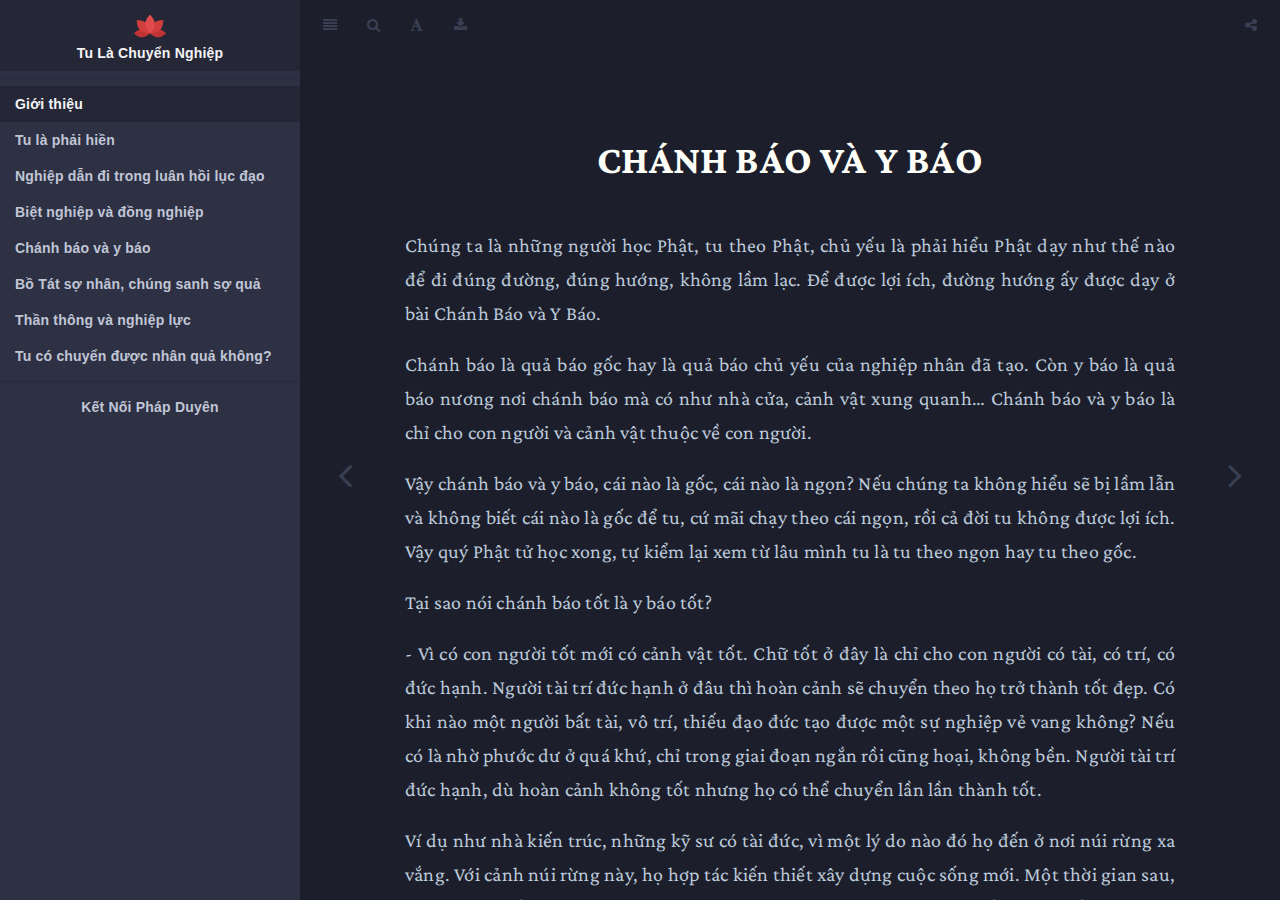
<file: docs/chanh-bao-va-y-bao.html>
<!DOCTYPE html>
<html lang="vi" xml:lang="vi">
<head>

  <meta charset="utf-8" />
  <meta http-equiv="X-UA-Compatible" content="IE=edge" />
  <title>Chánh báo và y báo | Tu Là Chuyển Nghiệp</title>
  <meta name="description" content="Tuyển tập 7 bài viết về Nghiệp trong Phật giáo" />
  <meta name="generator" content="bookdown 0.21 and GitBook 2.6.7" />

  <meta property="og:title" content="Chánh báo và y báo | Tu Là Chuyển Nghiệp" />
  <meta property="og:type" content="book" />
  
  <meta property="og:image" content="images/thumbnail.jpg" />
  <meta property="og:image:width" content="1200" />
  <meta property="og:image:height" content="630" />
  <meta property="og:image:alt" content="Tu Là Chuyển Nghiệp - HT. Thích Thanh Từ" />
  <meta property="og:locale" content="vi_VN" />
  <meta property="og:site_name" content="Kết Nối Pháp Duyên" />
  <meta property="og:description" content="Tuyển tập 7 bài viết về Nghiệp trong Phật giáo" />
  

  <meta name="twitter:card" content="summary" />
  <meta name="twitter:title" content="Chánh báo và y báo | Tu Là Chuyển Nghiệp" />
  
  <meta name="twitter:description" content="Tuyển tập 7 bài viết về Nghiệp trong Phật giáo" />
  <meta name="twitter:image" content="images/thumbnail.jpg" />

  <meta name="author" content="HT. Thích Thanh Từ" />

  <meta name="viewport" content="width=device-width, initial-scale=1" />
  <meta name="apple-mobile-web-app-capable" content="yes" />
  <meta name="apple-mobile-web-app-status-bar-style" content="black" />
  
<link rel="preconnect" href="https://cdn.jsdelivr.net">
<link rel="preconnect" href="https://fonts.googleapis.com">
<link rel="preconnect" href="https://fonts.gstatic.com" crossorigin>  
<link href="https://fonts.googleapis.com/css2?family=Crimson+Pro&family=Nunito+Sans&display=swap" rel="stylesheet">

<link rel="prev" href="biet-nghiep-va-dong-nghiep"/>
<link rel="next" href="bo-tat-so-nhan-chung-sanh-so-qua"/>
<script src="libs/header-attrs-2.10/header-attrs.js"></script>
<script src="libs/jquery-2.2.3/jquery.min.js"></script>
<link href="libs/gitbook-2.6.7/css/style.css" rel="stylesheet" />
<link href="libs/gitbook-2.6.7/css/plugin-table.css" rel="stylesheet" />
<link href="libs/gitbook-2.6.7/css/plugin-bookdown.css" rel="stylesheet" />
<link href="libs/gitbook-2.6.7/css/plugin-highlight.css" rel="stylesheet" />
<link href="libs/gitbook-2.6.7/css/plugin-search.css" rel="stylesheet" />
<link href="libs/gitbook-2.6.7/css/plugin-fontsettings.css" rel="stylesheet" />
<link href="libs/gitbook-2.6.7/css/plugin-clipboard.css" rel="stylesheet" />

<link rel="apple-touch-icon" sizes="180x180" href="images/apple-touch-icon.png">
<link rel="icon" type="image/png" sizes="32x32" href="images/favicon-32x32.png">
<link rel="icon" type="image/png" sizes="16x16" href="images/favicon-16x16.png">
<link rel="manifest" href="images/site.webmanifest">

<link rel="stylesheet" href="style.css" type="text/css" />
</head>

<body>

  <div class="book without-animation with-summary font-size-4 font-family-0" data-basepath=".">

    <div class="book-summary">
      <nav role="navigation">

<ul class="summary">
<li><center><a href="./"><center><img src="images/favicon-32x32.png" width="32px"/></center>Tu Là Chuyển Nghiệp</a></center></li>

<li class="divider"></li>
<li class="chapter" data-level="" data-path="index"><a href="index"><i class="fa fa-check"></i>Giới thiệu</a></li>
<li class="chapter" data-level="" data-path="tu-la-phai-hien"><a href="tu-la-phai-hien"><i class="fa fa-check"></i>Tu là phải hiền</a></li>
<li class="chapter" data-level="" data-path="nghiep-dan-di-trong-luan-hoi-luc-dao"><a href="nghiep-dan-di-trong-luan-hoi-luc-dao"><i class="fa fa-check"></i>Nghiệp dẫn đi trong luân hồi lục đạo</a></li>
<li class="chapter" data-level="" data-path="biet-nghiep-va-dong-nghiep"><a href="biet-nghiep-va-dong-nghiep"><i class="fa fa-check"></i>Biệt nghiệp và đồng nghiệp</a></li>
<li class="chapter" data-level="" data-path="chanh-bao-va-y-bao"><a href="chanh-bao-va-y-bao"><i class="fa fa-check"></i>Chánh báo và y báo</a></li>
<li class="chapter" data-level="" data-path="bo-tat-so-nhan-chung-sanh-so-qua"><a href="bo-tat-so-nhan-chung-sanh-so-qua"><i class="fa fa-check"></i>Bồ Tát sợ nhân, chúng sanh sợ quả</a></li>
<li class="chapter" data-level="" data-path="than-thong-va-nghiep-luc"><a href="than-thong-va-nghiep-luc"><i class="fa fa-check"></i>Thần thông và nghiệp lực</a></li>
<li class="chapter" data-level="" data-path="tu-co-chuyen-duoc-nhan-qua-khong"><a href="tu-co-chuyen-duoc-nhan-qua-khong"><i class="fa fa-check"></i>Tu có chuyển được nhân quả không?</a></li>

<li class="divider"></li>
<li><center><a href="https://phapduyen.github.io/" target="blank">Kết Nối Pháp Duyên</a></center></li>
</ul>

      </nav>
    </div>

    <div class="book-body">
      <div class="body-inner">
        <div class="book-header" role="navigation">
          <h1>
            <i class="fa fa-circle-o-notch fa-spin"></i><a href="./">Tu Là Chuyển Nghiệp</a>
          </h1>
        </div>

        <div class="page-wrapper" tabindex="-1" role="main">
          <div class="page-inner">

            <section class="normal" id="section-">
<div id="chanh-bao-va-y-bao" class="section level1 unnumbered">
<h1>Chánh báo và y báo</h1>
<p>Chúng ta là những người học Phật, tu theo Phật, chủ yếu là phải hiểu Phật dạy như thế nào để đi đúng đường, đúng hướng, không lầm lạc. Để được lợi ích, đường hướng ấy được dạy ở bài Chánh Báo và Y Báo.</p>
<p>Chánh báo là quả báo gốc hay là quả báo chủ yếu của nghiệp nhân đã tạo. Còn y báo là quả báo nương nơi chánh báo mà có như nhà cửa, cảnh vật xung quanh… Chánh báo và y báo là chỉ cho con người và cảnh vật thuộc về con người.</p>
<p>Vậy chánh báo và y báo, cái nào là gốc, cái nào là ngọn? Nếu chúng ta không hiểu sẽ bị lầm lẫn và không biết cái nào là gốc để tu, cứ mãi chạy theo cái ngọn, rồi cả đời tu không được lợi ích. Vậy quý Phật tử học xong, tự kiểm lại xem từ lâu mình tu là tu theo ngọn hay tu theo gốc.</p>
<p>Tại sao nói chánh báo tốt là y báo tốt?</p>
<p>- Vì có con người tốt mới có cảnh vật tốt. Chữ tốt ở đây là chỉ cho con người có tài, có trí, có đức hạnh. Người tài trí đức hạnh ở đâu thì hoàn cảnh sẽ chuyển theo họ trở thành tốt đẹp. Có khi nào một người bất tài, vô trí, thiếu đạo đức tạo được một sự nghiệp vẻ vang không? Nếu có là nhờ phước dư ở quá khứ, chỉ trong giai đoạn ngắn rồi cũng hoại, không bền. Người tài trí đức hạnh, dù hoàn cảnh không tốt nhưng họ có thể chuyển lần lần thành tốt.</p>
<p>Ví dụ như nhà kiến trúc, những kỹ sư có tài đức, vì một lý do nào đó họ đến ở nơi núi rừng xa vắng. Với cảnh núi rừng này, họ hợp tác kiến thiết xây dựng cuộc sống mới. Một thời gian sau, cảnh hoang vắng rừng núi đó trở thành vùng trù phú xinh tươi. Còn nếu người bất tài, vô trí, thiếu đạo đức, dù ở trong hoàn cảnh tốt rồi cũng trở thành hư xấu, vì họ thiếu khả năng xây dựng kiến tạo, mà cảnh vật thì mau hư hoại, không được sửa chữa.</p>
<p>Một sự kiện trước mắt chúng ta là khu Thường Chiếu, trước năm 1974 là một vùng đất hoang vắng, chỉ có tre gai, tranh, mắc cỡ… không nhà cửa, cây trái. Sau này nhờ những người biết tu có chánh báo tốt biến nơi này thành một cảnh già lam nghiêm tịnh, thanh lịch. Và Viên Chiếu cũng vậy. Mọi người đều ghi nhận cảnh Thường Chiếu, Viên Chiếu thanh tịnh, đẹp đẽ.</p>
<p>Vậy cảnh tịnh cảnh đẹp đó là do tự cảnh đẹp hay là do người mà có? Mọi cảnh đều tùy thuộc vào con người, nên con người là chủ, là chánh báo, còn cảnh vật là bạn, tùy thuộc vào con người, nên gọi là y báo.</p>
<p>Đó là chánh báo y báo của người xuất gia. Bây giờ đến chánh báo y báo của người tại gia. Mỗi Phật tử ai cũng có gia đình, nhà cửa. Nếu là một Phật tử biết tu đúng theo lời Phật dạy và là người tài đức thì cảnh gia đình nhà cửa của Phật tử ấy sẽ êm ấm, trang nhã, sạch sẽ. Ngược lại, nếu là người không biết tu, bất tài, vô trí thì cảnh gia đình họ không hạnh phúc, nhà cửa họ lụp xụp tồi tàn, túng thiếu. Vì vậy nên nói: <em>“Nhìn qua cảnh biết được người”</em> tức là nhìn y báo biết được chánh báo. Chánh báo tốt thì y báo cũng tốt, chánh báo xấu thì y báo cũng xấu theo.</p>
<p>Người đời thường nói: <em>“Thời thế tạo anh hùng”</em> tức là hoàn cảnh đưa đẩy con người trở thành anh hùng. Cũng có người nói ngược lại <em>“Anh hùng tạo thời thế”</em> tức là người hùng, người tài đức tạo nên sự nghiệp vẻ vang trong đời. Hai câu này câu nào đúng?</p>
<p>Người đời hay bàn tán: Có những người trước kia họ là những kẻ tầm thường không có tài đức, nhờ gặp cơ hội tốt họ nghiễm nhiên trở thành con người xuất chúng. Như vậy là <em>“Thời thế tạo anh hùng”</em>.</p>
<p>Lại có một số người khác bàn rằng: “Vua Quang Trung tuy là người áo vải ở chốn quê mùa, nhưng lại là người tài trí phi thường, nên từ một con người áo vải quê mùa trở thành một vị tướng giỏi, một ông vua tài trí. Như vậy không phải <em>"Anh hùng tạo thời thế"</em> là gì?”.</p>
<p>Kết luận, tất cả mọi người thành công trên đời đều là <em>“Anh hùng tạo thời thế”</em>. Tại sao vậy? Vì nếu thời thế đổi thay mà chúng ta là kẻ thiếu phước, bất tài, vô trí, chúng ta không cải cách gì được hoàn cảnh, chỉ ỳ ra đó, thì vẫn là kẻ tầm thường như bao nhiêu kẻ khác. Ngược lại, dù cho thời thế có biến chuyển đổi thay trăm ngàn lần đi nữa, đối với người có tài trí đức hạnh, dù trước cảnh thuận hay nghịch họ vẫn là người dũng mãnh đứng lên cải cách xã hội, làm nên việc lớn. Vì họ là người có sẵn tài trí, phước đức.</p>
<p>Người đời vì không hiểu rõ chánh báo và y báo nên cho rằng nhờ thời thế tốt nên đưa đẩy con người trở thành người tài giỏi, nên nói <em>“Thời thế tạo anh hùng”</em>. Họ đâu biết bản chất của người đó có cái hay, cái giỏi đang tiềm ẩn sẵn, khi gặp thời thế liền có cơ hội phát triển bèn trở thành người tài giỏi. Để thấy rõ con người là gốc, hoàn cảnh tùy thuộc vào con người. Người đời, kẻ nhìn khía cạnh này, người nhìn khía cạnh nọ, nên nói thế không đúng lẽ thật. Thế nên ở đây, chúng tôi khẳng định: <em>“Người tốt thì cảnh tốt”</em>. Đó là trường hợp thứ nhất.</p>
<p>Đến trường hợp thứ hai: <em>“Chánh báo xấu thì y báo xấu”</em>. Nếu là người bất tài vô đức, dù họ có dời nhà hay thay đổi hoàn cảnh hàng trăm ngàn lần đi nữa thì họ vẫn là kẻ tầm thường khốn khổ, hết thất bại này đến thất bại khác, ở đâu rồi cảnh vật cũng điêu tàn, lụi bại. Vì họ không có khả năng xây dựng kiến tạo, làm sao có được cảnh tốt đẹp được. Như vậy, cảnh không thể làm con người hay tốt, mà chính con người mới làm nên cảnh tốt, cảnh đẹp. Để thấy rằng người có chánh báo xấu mà muốn y báo tốt, việc đó không thể được. Nên nói <em>“Người xấu thì cảnh xấu”</em> hoặc chánh báo xấu thì y báo cũng tồi tệ.</p>
<p>Ở Việt Nam có một số người có cái tật là cất nhà lựa chỗ hàm rồng để sau này làm ăn phát đạt. Chôn ông bà cha mẹ cũng lựa chỗ hàm rồng để sau con cháu phát quan. Chúng ta lựa chỗ tốt để chuyển con người thành tốt. Vậy chuyển được không? Nếu chuyển được thì gia đình con cháu các ông địa lý giàu sang phát quan hết rồi. Vì đương nhiên các ông phải lựa chỗ tốt cho các ông trước rồi mới lựa cho mình sau. Nhưng tại sao chính bản thân của các ông và con cháu của các ông không làm quan hay làm vua, mà các ông vẫn cứ là thầy địa lý?</p>
<p>Lựa chỗ tốt chôn cha mẹ để con cháu làm ăn phát tài, làm quan, việc làm đó là vì cha mẹ hay vì mình? Nếu vì cha mẹ, thì khi cha mẹ chết nên chọn chỗ nào gần nhà cao ráo để tới lui thăm viếng hương khói cho thuận tiện là được rồi. Nếu chọn chỗ chôn cha mẹ để được phát quan, trong khi mình là kẻ bất tài, thiếu phước làm sao phát quan được? Đó là một sự lầm lẫn hết sức lớn lao. Do chúng ta không thấy được cái gốc, cứ chạy theo cái ngọn để rồi hao tài tốn của, không đem lại lợi ích thiết thực. Tất cả chúng ta, nếu là người thật có đức, thật có tài thì dù ở trong cảnh ngộ nào cũng biến cảnh đó dần dần trở thành tốt.</p>
<p>Khi nhận đất Thường Chiếu này, đứng ngoài cổng nhìn vào, chúng tôi thấy phía trước đường đi thoai thoải thấp, phía trong là cái gò đất cao. Chúng tôi nghĩ: Nếu cất chùa trên gò đất cao, nhìn ra đường thì đẹp lắm. Bấy giờ chưa có tiền cất chùa, chúng tôi trồng hai hàng dương trước. Đến khi đủ duyên cất chùa thì dương đã có sẵn, tạo thành cảnh chùa nghiêm tịnh, thanh lịch, đa số người đến chùa đều ưa thích. Để thấy, đó là phước duyên của con người, nên sắp đặt công việc được thành công, nếu không có phước duyên thì tính trật thất bại. Nên nói <em>“Người là chủ, cảnh là bạn tùy thuộc theo người”</em>. Hay nói cách khác <em>“Chánh báo tốt thì y báo tốt”</em>. Hiểu như vậy, Phật tử chúng ta phải làm sao xây dựng chánh báo cho tốt đẹp, vì chánh báo chính là (tài trí, đức hạnh ở nơi) con người. Y báo là sự nghiệp, của cải, tài sản thuộc về con người.</p>
<p>Nói chánh báo là con người, đó là lối nói đơn giản, chứ chánh báo là phần sâu kín tế nhị hơn, đó là tâm. Vì tâm chủ động tất cả. Nếu tâm nghĩ tốt thì miệng nói tốt và thân hành động tốt, tất cả cảnh sở thuộc về người mới tốt đẹp. Bởi vậy, nói đến chánh báo là nói đến tâm. Kinh Duy Ma Cật, phẩm Tịnh Quốc Độ có câu: <em>“Tùy kỳ tâm tịnh tức Phật độ tịnh”</em> nghĩa là tâm thanh tịnh thì cõi nước theo đó mà thanh tịnh. Do đó nói tâm người là gốc.</p>
<p>Tôi dẫn một câu chuyện để quý vị thấy tâm người là gốc và cảnh do tâm mà chuyển. Tôn giả Mục Kiền Liên là đệ tử lớn của Phật, nổi tiếng là có thần thông bậc nhất. Sau khi chứng A La Hán, Ngài nghĩ đến mẹ là bà Thanh Đề. Bình sanh bà sống không lương thiện, tánh tình keo kiệt, tham lam. Tôn Giả sợ bà thác sanh vào đường ác, nên dùng thiên nhãn thông để xem bà sanh ở cõi nào. Tôn Giả nhìn đến cõi ngạ quỉ thấy bà đang làm quỉ đói, thân hình tiều tụy vô cùng đói khổ. Động lòng thương, Tôn Giả đi khất thực được một bát cơm, liền vận thần thông đem dâng cho mẹ. Bà vốn là kẻ đầy lòng tham lam và bỏn xẻn, khi vừa được bát cơm, một tay bà bốc cơm, một tay che lại, sợ kẻ khác thấy giật cơm của bà. Do tham lam, bỏn xẻn còn đầy dẫy trong lòng bà, nên cơm vừa đưa tới miệng thì hóa thành lửa, bà không ăn được, vẫn đói khổ. Nếu lúc đó bà phát tâm hỷ xả, thì chắc cơm không hóa thành lửa. Tôn Giả Mục Kiền Liên trông thấy cảnh khổ của mẹ, Ngài không biết làm sao cứu mẹ thoát khỏi kiếp ngạ quỉ, bèn trở về Phật bạch tự sự. Thế Tôn dạy: Một mình ông không đủ oai lực chuyển tâm niệm của mẹ ông. Vậy nhân ngày chúng tăng hội về tự tứ, ông hãy sắm sửa trai nghi để cúng dường các vị Thánh Tăng, và nhờ cầu nguyện khiến cho mẹ ông chuyển tâm tham lam, bỏn xẻn thì sẽ thoát kiếp ngạ quỉ.</p>
<p>Nghe qua, ắt quí vị có nghi ngờ. Theo lý nhân quả thì người khi đã tạo nhân thì phải thọ quả. Bà Thanh Đề tạo nhân tham lam, bỏn xẻn nên phải chịu quả báo làm quỉ đói, tại sao chúng Tăng cầu nguyện mà bà khỏi kiếp ngạ quỉ thì trái với lý nhân quả. Như trước đã nói tâm là gốc, tâm là chánh báo. Nếu tâm chuyển thì chánh báo và y báo theo đó mà chuyển. Tâm bà Thanh Đề tham lam và bỏn xẻn đó là chánh báo xấu nên y báo cũng xấu là sống trong cõi ngạ quỉ đói khổ. Bây giờ bà được chúng Tăng thành tâm cầu nguyện chuyển tâm tham lam, bỏn xẻn của bà thành tâm từ bi, hỷ xả. Vì tâm của chư Thánh Tăng thanh tịnh đồng hướng về bà, nên có oai lực, có sức mạnh, khiến bà cảm được niệm lành, bà liền thức tỉnh chuyển tâm tham lam, bỏn xẻn thành tâm từ bi hỷ xả. Ngay đó bà được thoát kiếp ngạ quỉ, sanh lên cõi thiện lành.</p>
<p>Chúng ta đừng nghĩ rằng chư Tăng cầu nguyện là thân nhân mình được giải thoát. Điều đó không đúng. Nếu chúng Tăng cầu nguyện mà thân nhân mình thức tỉnh, chuyển tâm xấu ác thành tâm thiện lành, thì mới chuyển đổi được kiếp đọa lạc mà sanh vào cõi thiện lành. Ngược lại, nếu không chuyển được tâm thì hoàn cảnh cũng không đổi thay. Vì y báo tuỳ thuộc vào chánh báo là tâm.</p>
<p>Chủ yếu của người tu là phải chuyển tâm, khi tâm chuyển thì thân và cảnh mới chuyển theo. Nếu tâm không chuyển thì thân và cảnh không thể chuyển được. Tại sao một mình Tôn Giả Mục Kiền Liên không khiến cho bà Thanh Đề chuyển được mà phải nhờ nhiều vị Thánh Tăng khác? Điều này mới nghe qua có vẻ huyền bí, nhưng kỳ thật không có chi là huyền bí cả. Mỗi người chúng ta đều có nhân điện, mà nhân điện đó có một sức mạnh, nếu chúng ta luyện tập và biết ứng dụng vào cuộc sống thì nó có tác dụng rất cụ thể. Chẳng hạn như trị bệnh bằng cách xoa sát hay xoa bấm huyệt là truyền nhân điện làm cho người hết bệnh nơi thân. Cũng vậy, chư Thánh Tăng là những bậc tu hành viên mãn, tâm các Ngài thanh tịnh trong sáng, cùng hướng về một người cầu nguyện thì có một sức mạnh, có sự cảm ứng nơi người nhận.</p>
<p>Vấn đề này trong thực tế chúng ta thấy có những sự kiện xảy ra rất cụ thể. Như trong gia đình hoặc cha hay mẹ hấp hối, khi đó người con đang ở xa, cả gia đình từ cha mẹ đến anh chị em đều trông người con ấy về để gặp mặt. Khi đó người con ở xa cảm thấy lòng xao xuyến bức rức. Tại sao? Vì tâm lực <em>(nhân điện)</em> của những người thân trong gia đình đang hướng về người con ấy nên có sức giao cảm khiến cho lòng xao xuyến bức rức. Nhưng vì tâm lực <em>(nhân điện)</em> của những người thân đó yếu nên người con ở xa chỉ cảm thấy lòng xao xuyến mà thôi. Nếu tâm mọi người thanh tịnh thì sẽ có sức giao cảm mạnh khiến cho người nhận biết rõ điều gì mà người trong gia đình muốn cho họ biết.</p>
<p>Sự kiện này rất cụ thể, tuy quá tầm mắt của chúng ta nên khó tin, nhưng không phải là không có. Cho nên những nhà thôi miên họ dùng nhân điện điều khiển được những người mà họ muốn điều khiển một cách dễ dàng. Để thấy mỗi người chúng ta ai cũng có nhân điện. Nếu nhân điện mạnh của nhiều người đồng hướng về một người nào để cầu nguyện cho người đó chuyển tâm niệm sẽ được thành tựu. Nên nói cầu nguyện có kết quả là như vậy, chớ không phải chư Tăng nguyện rồi Phật hay thiên thần tới rước đi về cõi khác. Đó là lòng thành, do sức nguyện cầu khiến cho tâm xấu ác của người trở thành tâm thánh thiện. Và khi tâm thánh thiện thì nghiệp đã chuyển nên sanh về cõi thiện, đâu có trái lý nhân quả.</p>
<p>Hiểu như thế chúng ta mới không nghi ngờ chánh báo và y báo trái với lý nhân quả. Nhưng nhớ, chánh báo mà chuyển được là phải có cơ hội, có sức mạnh đánh thức mới chuyển nổi, chứ bình thường khó mà chuyển đổi. Cũng như quý Phật tử khi chưa biết đạo không thích đi chùa, không thích làm phước… nhưng nhờ một cơ duyên nào đó, chẳng hạn như trong gia đình có xảy ra tai biến khổ đau, bạn bè rủ đi nghe pháp, nên được thức tỉnh và chuyển tâm niệm liền thay đổi cuộc sống.</p>
<p>Quý vị đã thấy tầm mức quan trọng nhân điện của chư Tăng đánh thức tâm niệm của người nghiệp chướng nặng nề. Và quý vị phải nhớ, Phật dạy hàng Thánh Tăng đã chứng lục thông La Hán tâm thanh tịnh mới có đủ oai lực, chớ không phải hàng Tăng Sĩ lôi thôi. Chúng ta bây giờ vì không hiểu ý nghĩa, chỉ chú trọng hình thức, miễn thỉnh được các thầy đầu tròn áo vuông tụng ê a, chuông mõ rền vang là được rồi. Chớ không cần biết các vị Tăng ấy có giữ trai giới, phạm hạnh thanh tịnh không. Phần sức mạnh tinh thần thì không lưu ý. Nếu chư Tăng không giữ trai giới, phạm hạnh thanh tịnh mà cầu nguyện thì có khác gì quý Phật tử cầu nguyện.</p>
<p>Vậy tốt hơn là cả gia đình, cả gia quyến hợp lại tụng kinh, thành kính cầu nguyện cho cha mẹ còn có ý nghĩa hơn. Tập trung tinh thần hướng về một người để cầu nguyện: Nếu tinh thần những người cầu nguyện trong sáng thì có ảnh hưởng tốt, nếu tinh thần của những người cầu nguyện đen tối thì làm sao chuyển đổi nghiệp chướng cho người, e còn làm nặng nề thêm là khác. Vì <em>“Tâm tịnh là cõi nước tịnh”</em>. Cho nên pháp môn Tịnh Độ dạy Phật tử niệm Phật là phải niệm cho nhất tâm rồi thì không còn một niệm dấy khởi. Mà niệm không khởi thì đâu có nghĩ xấu nghĩ bậy, tâm không tịnh là gì ? Mà tâm tịnh nhất định sanh về cõi tịnh. Ngược lại, nếu tay lần chuỗi miệng lâm râm mà tâm còn toan tính chuyện hơn chuyện thua, chuyện được chuyện mất, thì có niệm vô số câu A Di Đà Phật tâm vẫn còn nhiễm ô, Phật cũng không rước về cõi tịnh.</p>
<p>Có một số Phật tử hỏi rằng: Người niệm Phật cầu sanh về Tịnh Độ, sau khi chết được Phật A Di Đà rước về cõi Cực Lạc. Còn người tu thiền không cầu sanh về cõi nào, sau khi chết đi về đâu, chẳng lẽ đi lang thang?</p>
<p>Đáp: Người tu thiền có hai trường hợp:</p>
<p>Một là đạt được thiền định. Đối với những người sạch hết vọng tưởng nên tâm thanh tịnh nhất như, quyết định là sẽ được giải thoát Niết Bàn.</p>
<p>Hai là đối với người loạn tưởng đã giảm, tâm chưa trong sạch hoàn toàn nhưng có phần thanh tịnh, khi chết chưa vào Niết Bàn được. Tuy nhiên, tùy tâm tịnh ở mức độ 50% thì đến cõi tịnh 50%, nếu tâm tịnh được 80% thì đến cõi tịnh được 80%… Rất là vô lý, khi tâm tịnh mà không biết chỗ đến lại đi lang thang. Lang thang là kiếp ngạ quỉ, do nhân tham lam, bỏn xẻn mới chịu quả báo đói khát, lang thang. Người tu tâm thanh tịnh, lại từ bi hỷ xả thì làm gì phải lang thang?</p>
<p>Ví dụ có một người đi Huế, người ấy có thân nhân ở Huế, cho nên yên lòng ra đó sẽ ở nhà thân nhân. Một người khác cũng đi Huế, người này không có thân nhân ở Huế, nhưng người ấy có mang theo tiền để chi dùng trong chuyến đi. Khi đến Huế họ mướn khách sạn, vậy ai hơn ai? Chúng ta có thể bảo người không có thân nhân ở Huế, đến Huế họ đi lang thang được không? - Không. Vì họ có hành trang để đi đường. Cũng vậy, người chỉ sợ tâm không thanh tịnh, đừng lo không có cõi tịnh để mình đến. Phải hiểu cho thật rõ chỗ này kẻo tu bị lầm lạc. Đứng bên này chỉ trích bên kia, phê phán bên nọ làm một việc hoang mang nghi ngờ cho người mới tu học, là quá lôi thôi, không lợi ích. Chúng ta hiểu rõ tâm ai thường thanh tịnh, người đó sẽ được sanh cõi tịnh. Chẳng những Phật tử tu thiền, tu Tịnh Độ, mà người không qui y làm Phật tử, nếu tâm họ tịnh cũng sanh được vào cõi tịnh. Vì chánh báo tốt ắt hẳn y báo phải tốt.</p>
<p>Bây giờ ứng dụng lý chánh báo và y báo vào việc tu hành. Trước là bản thân của người xuất gia. Thông thường nhiều người xuất gia có quan niện tu là phải cất chùa to, đúc tượng Phật lớn, trang trí cảnh chùa cho đẹp, quên đi phần tu học cho bản thân. Nếu người xuất gia mà không tu học làm sao có tài có đức để cho người kính tin kết duyên mà làm Phật sự? Vì vậy mà phải xoay lại bản thân mình để lo tu học, một khi có đủ tài đức thì chùa to cảnh đẹp ắt sẽ có.</p>
<p>Xưa có nhiều vị Thiền Sư ẩn tu trong những hang đá, am tranh trên núi rừng là người tu hành chân chính, tài đức vẹn toàn. Khi có người biết đến liền thỉnh về kinh đô để ở những ngôi chùa lớn để hoằng dương chánh pháp. Chúng ta ham ở chùa to, cảnh đẹp mà bất tài, thiếu đức lại tu hành lôi thôi, sớm muộn gì cũng bị người mời ra khỏi chùa, để thỉnh người xứng đáng về trụ trì. Như vậy mới thấy chánh báo không tốt mà đòi y báo tốt thì không thể được. Chúng ta tu phải làm sao cho tài trí đức hạnh, chớ không lo có chùa ở.</p>
<p>Kế là việc giáo hóa đệ tử. Người tu phải lo cho đệ tử như thế nào? Nếu người thông lý chánh báo y báo, trước phải dạy đệ tử tu học cho có đức, có tài. Đức do tu mà có, tài do học mà có. Tài đức vẹn toàn rồi thì lo gì mai sau không xiển dương Phật pháp. Vì đã có chánh báo tốt, chắc chắn y báo sẽ theo đó mà tốt. Còn lo cất chùa cho đẹp cho kiên cố, để lại hằng trăm năm cho đệ tử ở, nếu là đệ tử bất tài vô đức, tu hành lôi thôi, thì chẳng làm gì lợi ích cho Phật pháp. Lại có thể, nó cởi áo tu, hoàn tục, bỏ chùa hoang, không người hương khói. Lo cho đệ tử như vậy không bảo đảm. Vậy lo chùa để lại cho đệ tử, không bằng lo cho đệ tử có đức có tài, tu hành chân chánh, hợp với chánh pháp.</p>
<p>Chúng tôi thường nói rằng: <em>“Sau này chúng tôi tịch rồi, chỉ để lại một số người biết tu, biết đạo chớ không để lại chùa tốt, chùa sang”</em>. Ngôi chánh điện Thường Chiếu tôi cất chỉ có hai mươi ngày là xong. Các nơi nghe tôi cất chùa chỉ có hai mươi ngày họ cười nói <em>“Chùa dã chiến”</em>. Mà thật, <em>“Chùa dã chiến”</em>. Vì nó không ra gì hết. Trên Chân Không có bao nhiêu vật liệu, đem xuống Thường Chiếu ráp lại vừa đủ, không thêm gì hơn. Chúng tôi chỉ cần có chỗ cho Tăng Ni tu, Phật tử đến học đạo là được rồi. Sau khi tôi tịch, nếu ai có tài trí phước đức hơn tôi họ muốn sửa chữa cho đẹp hơn là tùy họ. Chúng tôi chỉ nghĩ làm sao đào tạo một số Tăng Ni có học, có tu, có tài, có đức để lại cho đạo là đủ rồi. Còn chùa cảnh thì chúng tôi không đặt nặng. Đó là phương hướng giáo hóa đệ tử.</p>
<p>Kế đến là làm Phật sự. Phật sự thì có liên hệ đến Phật tử tại gia nhiều. Phật tử khi làm Phật sự thì nhắm vào y báo hay chánh báo? Đa số Phật tử nghe nói xây chùa, đúc tượng Phật thì thích lắm, còn nghe nói nuôi Tăng Ni tu học thì không thích. Tại sao vậy? Vì mình làm cực khổ mới có tiền của, đem đến nuôi người nhàn rỗi hơn mình là điều không được vui, nên không thích. Hơn thế nữa, đem bao nhiêu của đến Tăng Ni ăn cũng hết, không còn để lại cái gì thấy là của mình đã cúng. Còn cất chùa, tạo tượng, đúc chuông để lại đời đời, cái mà mình đã cúng vẫn còn đó, thì thích hơn. Vì nó có hình thức dễ thấy.</p>
<p>Hình thức đó thuộc về y báo. Nếu chùa tốt, Phật to, chuông thanh mà không có một vị Tăng tu hành chân chánh gìn giữ xiển dương chánh pháp, thì cất chùa có lợi ích gì? Vậy, Phật tử hiểu đạo rồi nên ứng dụng lý chánh báo và y báo để làm Phật sự mới hợp đạo. Chúng ta Phải làm sao cho ngày mai có những Tăng Ni tài đức để duy trì pháp Phật được lưu truyền, sau đó mới gìn giữ chùa chiền là thờ kính Phật. Vậy việc chính của chúng ta là phải phát triển chánh báo cho tốt rồi y báo sẽ theo đó sẽ tốt. Nếu chỉ một bề lo y báo mà không lo chánh báo thì sẽ bị suy thoái về sau. Đâu quý vị kiểm lại xem Phật sự quý vị đã làm là nhắm vào gốc hay vào ngọn? Đa số là nhắm vào hình thức.</p>
<p>Ví dụ như các thầy dự định xây mái cổng chùa, có một Phật tử giàu có đến xin hỷ cúng một mình, để cổng chùa ấy mang tên của mình cúng. Tên người lẫn cổng chùa vẫn còn lưu lại đến năm ba chục năm. Còn nếu cúng một hai triệu để nuôi 100 vị Tăng ăn tu, chỉ vài tháng là hết, tên người cũng không còn, nên không vui không thích. Cúng cổng chùa mỗi lần đi ngang qua nghĩ cổng chùa mình cúng còn đây. Quý vị nên nhớ rằng chư Tăng ăn của tín thí tuy hết, nhưng họ lo tu học cho tâm trí được sáng suốt, đức hạnh được tăng trưởng, thanh tịnh. Mai sau, họ là người hoằng dương chánh pháp, làm cho Phật pháp trường tồn lợi ích chúng sanh. Nếu không có những người đó thì lấy ai duy trì Phật pháp giáo hóa chúng sanh?</p>
<p>Bây giờ đến phần ứng dụng lý chánh báo y báo trong cuộc sống hằng ngày của Phật tử. Trước hết là ngay bản thân mình việc trước mắt là phải trau dồi tài đức, chớ đừng nghĩ mai kia mình có địa vị làm ông này bà nọ, sẽ giàu sang phú quí. Nếu mình có đủ tài đức thì mọi việc tốt nó sẽ đến với mình. Giả sử có một đứa học sinh đi học, ngày ngày cứ mơ ước mai sau sẽ làm bác sĩ hay bác học, mà hiện tại vào lớp không chịu học hành, cứ thả hồn mơ ước viễn vông. Cuối năm thì thi rớt, vậy mai sau có làm bác học, bác sĩ được không? Chắc chắn là không. Ngược lại có một học sinh khác không mơ ước mai sau làm gì cả, mỗi ngày vô lớp chăm chỉ, siêng năng học hành, nên học giỏi nhất nhì trong lớp. Và cứ như thế, hết niên khóa này tới niên khóa khác, và cuối cùng là được tuyển vào khoa học hay y học để rồi ra làm bác sĩ, bác học. Mơ ước những điều cho ngày mai là việc làm không thực tế. Mà thực tế là hiện tại phải làm sao trau dồi cho có tài đức, thì mọi sự tốt đẹp dù không muốn cũng đến. Vì chánh báo tốt thì y báo tốt sẽ đến.</p>
<p>Sau là việc dạy dỗ con cháu. Có nhiều Phật tử quan niệm là phải làm sao có nhiều tiền của để lại cho con cháu. Nếu có nhiều tiền của mà con cháu bất tài vô đức, lêu lổng ăn chơi thì càng thêm hư hỏng. Cùa cải khó bề bảo quản, sớm muộn gì rồi cũng tiêu tán. Thế nên thương và lo cho con cháu là phải lo cho nó học để có tài, phải giáo dục cho nó có đức. Nếu có tài có đức thì mai kia nó sẽ nên người, làm được việc mà chúng ta mong muốn. Chớ dành dụm của cải để lại cho con cháu, mà nó bất tài thiếu đức thì không gìn giữ được. Vì của cải thì có thể bị con cái phá, trộm cắp cướp đoạt mất đi. Chớ tài đức thì không ai cướp giật được.</p>
<p>Lại có nhiều người nhìn phiếm diện, chỉ lo cho con học giỏi thôi, không nghĩ gì đến đức hạnh của nó. Đó là một khuyết điểm lớn cùa người làm cha mẹ. Trên đời nhiều người làm tội ác tày trời đâu phải là những người dốt, bất tài. Chẳng hạn như những thủ lãnh cúa những đảng cướp lừng danh thế giới đâu phải là những kẻ ngu bất tài. Người càng tài giỏi mà không đạo đức là càng họa to cho xã hội. Cho nên có tài thì phải cần có đức. Tài thì nhà trường đào tạo, đức không phải tự nó mà có mà do cha mẹ kết hợp nhà trường hướng dẫn giáo dục. Được như thế mới có thể gìn giữ sự nghiệp của mình và làm lợi ích cho nhân quần xã hội.</p>
<p>Như chúng ta đã biết gốc của chánh báo là tâm. Gần đây, quý Phật tử nghe nói pháp tu Tịnh Độ quá đơn giản là gần lâm chung niệm Phật từ bảy đến mười câu cũng được Phật rước về cõi Cực Lạc. Điều này phải nghiệm lại cho kỹ. Kinh A Di Đà, Phật dạy: Niệm Phật cho đến nhất tâm bất loạn ít nhất là một ngày, hoặc hai ngày… cho đến bảy ngày. Nhất tâm bất loạn tức là định, mà định là tâm thanh tịnh, mà tâm thanh tịnh thì sẽ sanh về cõi Phật tịnh. Phật dạy thật rõ ràng. Vậy mà tay chúng ta lần chuỗi miệng niệm Phật tâm thì nghĩ vô số chuyện. Như vậy là tâm quá loạn thì làm sao về cõi tịnh được? Nên Phật vì lòng từ bi có rước về cõi Phật, chúng ta cũng không ở được. Vì tâm chúng ta quá ô nhiễm, tham sân si còn dẫy đầy làm sao tương ứng được với cõi tịnh mà ở, rốt cuộc rồi cũng phải trở lại cõi Ta Bà uế trược này. Vì chánh báo nào y báo nấy.</p>
<p>Chuyện thế gian gần nhất là nhiều người đi nước ngoài, trong số đó cũng có một số người chịu sống ở nước ngoài, nhưng cũng có một số người muốn trở lại Việt Nam. Trong khi họ đi họ nghĩ rằng ra nước ngoài sẽ sung sướng hơn. Nhưng khi đến nước ngoài vì văn hóa kém, ngôn ngữ của người không nói được, phong tục tập quán của mình không thể kết hợp được… Nên cảm thấy lạc loài, muốn trở về Việt Nam. Người niệm Phật mà tâm không thanh tịnh, còn loạn động bởi tham sân mà muốn về Cực Lạc cũng na ná như thế ấy.</p>
<p>Người tu thiền cũng vậy, chúng ta đừng mong chứng Niết Bàn, mà phải tu làm sao cho hết vọng tưởng phiền não. Vọng tưởng phiền não hết thì Niết Bàn hiện tiền. Trái lại, tu mà mong mau chứng Niết Bàn, sẽ bị ma quấy nhiễu rồi dẫn vào đường tà. Niết Bàn là gì? Niết Bàn là tâm thanh tịnh. Nếu vọng tưởng phiền não hết thì tâm thanh tịnh đó là Niết Bàn, không cần mong cầu tìm kiếm. Đó là một lẽ thật, đừng mong ước Niết Bàn trong khi tâm mình còn dẫy đầy vọng tưởng phiền não, thì không bao giờ được Niết Bàn như ý muốn.</p>
<p>Vậy, chủ yếu của sự tu hành là ở tâm. Tâm được thanh tịnh là do tu thiền định, gạn lọc tham sân si phiền não hết sạch, rồi trải lòng thương giúp đỡ người, làm cho mọi người được an vui lợi ích. Mình vui, người vui thì đâu có chán nản mong tâm đi đây, đi kia! Vì tâm mình ích kỷ, đố kỵ ganh ghét thấy ai cũng xấu xa tồi tệ, nên chán, tự cô lập mình thành một cái ốc đảo nên cô đơn lạc loài. Nếu ở chỗ này với tâm ích kỷ phiền não thấy mình lạc loài, tới chỗ khác cũng sẽ bị lạc loài. Tu là hiện tại phải chuyển tâm, tâm chuyển thì cảnh chuyển. Chớ trách cảnh, trách người xấu, mà hãy tự trách mình còn nhiều thói hư tật xấu, nên y báo xấu nó theo mình. Vì vậy, tự mình phải lo tu sửa cho tâm được tốt, cho tâm được thanh tịnh.</p>
<p>Chúng ta hiểu rõ lý chánh báo y báo rồi, thì phải ứng dụng trong đời tu, trong khi làm Phật sự, trong cuộc sống gia đình, giáo dục con cái cho đúng, thì sẽ được lợi ích rất lớn, không riêng cho bản thân mình mà còn lợi ích cho tất cả mọi người chung quanh.</p>

</div>
            </section>

          </div>
        </div>
      </div>
<a href="biet-nghiep-va-dong-nghiep" class="navigation navigation-prev " aria-label="Previous page"><i class="fa fa-angle-left"></i></a>
<a href="bo-tat-so-nhan-chung-sanh-so-qua" class="navigation navigation-next " aria-label="Next page"><i class="fa fa-angle-right"></i></a>
    </div>
  </div>
<script src="libs/gitbook-2.6.7/js/app.min.js"></script>
<script src="libs/gitbook-2.6.7/js/lunr.js"></script>
<script src="libs/gitbook-2.6.7/js/clipboard.min.js"></script>
<script src="libs/gitbook-2.6.7/js/plugin-search.js"></script>
<script src="libs/gitbook-2.6.7/js/plugin-sharing.js"></script>
<script src="libs/gitbook-2.6.7/js/plugin-fontsettings.js"></script>
<script src="libs/gitbook-2.6.7/js/plugin-bookdown.js"></script>
<script src="libs/gitbook-2.6.7/js/jquery.highlight.js"></script>
<script src="libs/gitbook-2.6.7/js/plugin-clipboard.js"></script>
<script>
gitbook.require(["gitbook"], function(gitbook) {
gitbook.start({
"sharing": {
"github": false,
"facebook": false,
"twitter": false,
"linkedin": false,
"weibo": false,
"instapaper": false,
"vk": false,
"all": ["facebook", "twitter", "linkedin", "weibo", "instapaper"]
},
"fontsettings": {
"theme": "night",
"family": "serif",
"size": 4
},
"edit": {
"link": null,
"text": null
},
"history": {
"link": null,
"text": null
},
"view": {
"link": null,
"text": null
},
"download": ["tu-la-chuyen-nghiep.epub", "tu-la-chuyen-nghiep.pdf"],
"toc": {
"collapse": "section"
},
"info": false
});
});
</script>

</body>

</html>
</file>
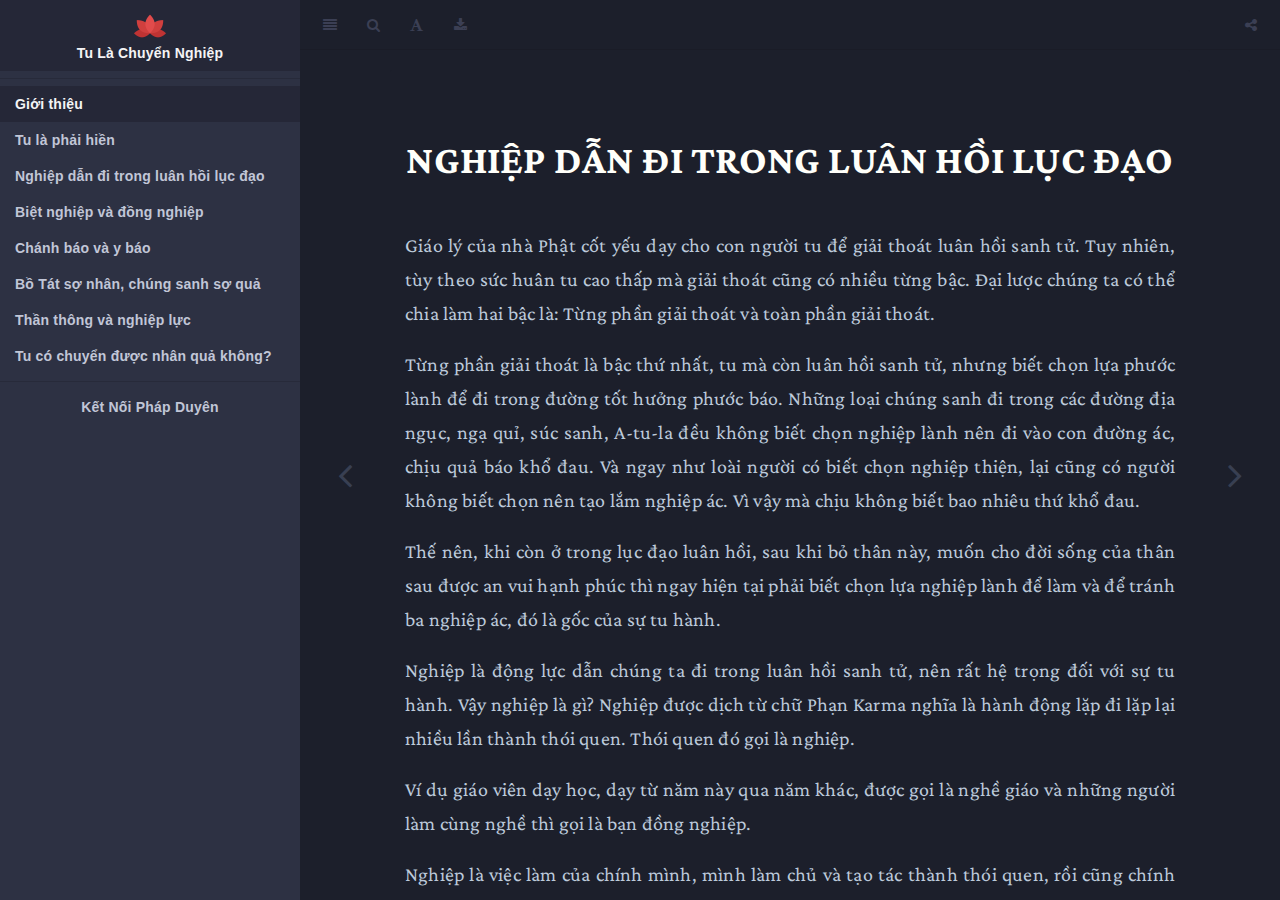
<file: docs/nghiep-dan-di-trong-luan-hoi-luc-dao.html>
<!DOCTYPE html>
<html lang="vi" xml:lang="vi">
<head>

  <meta charset="utf-8" />
  <meta http-equiv="X-UA-Compatible" content="IE=edge" />
  <title>Nghiệp dẫn đi trong luân hồi lục đạo | Tu Là Chuyển Nghiệp</title>
  <meta name="description" content="Tuyển tập 7 bài viết về Nghiệp trong Phật giáo" />
  <meta name="generator" content="bookdown 0.21 and GitBook 2.6.7" />

  <meta property="og:title" content="Nghiệp dẫn đi trong luân hồi lục đạo | Tu Là Chuyển Nghiệp" />
  <meta property="og:type" content="book" />
  
  <meta property="og:image" content="images/thumbnail.jpg" />
  <meta property="og:image:width" content="1200" />
  <meta property="og:image:height" content="630" />
  <meta property="og:image:alt" content="Tu Là Chuyển Nghiệp - HT. Thích Thanh Từ" />
  <meta property="og:locale" content="vi_VN" />
  <meta property="og:site_name" content="Kết Nối Pháp Duyên" />
  <meta property="og:description" content="Tuyển tập 7 bài viết về Nghiệp trong Phật giáo" />

  <meta name="twitter:card" content="summary" />
  <meta name="twitter:title" content="Nghiệp dẫn đi trong luân hồi lục đạo | Tu Là Chuyển Nghiệp" />
  
  <meta name="twitter:description" content="Tuyển tập 7 bài viết về Nghiệp trong Phật giáo" />
  <meta name="twitter:image" content="images/thumbnail.jpg" />

  <meta name="author" content="HT. Thích Thanh Từ" />

  <meta name="viewport" content="width=device-width, initial-scale=1" />
  <meta name="apple-mobile-web-app-capable" content="yes" />
  <meta name="apple-mobile-web-app-status-bar-style" content="black" />
  
<link rel="preconnect" href="https://cdn.jsdelivr.net">
<link rel="preconnect" href="https://fonts.googleapis.com">
<link rel="preconnect" href="https://fonts.gstatic.com" crossorigin>  
<link href="https://fonts.googleapis.com/css2?family=Crimson+Pro&family=Nunito+Sans&display=swap" rel="stylesheet">

<link rel="prev" href="tu-la-phai-hien"/>
<link rel="next" href="biet-nghiep-va-dong-nghiep"/>
<script src="libs/header-attrs-2.10/header-attrs.js"></script>
<script src="libs/jquery-2.2.3/jquery.min.js"></script>
<link href="libs/gitbook-2.6.7/css/style.css" rel="stylesheet" />
<link href="libs/gitbook-2.6.7/css/plugin-table.css" rel="stylesheet" />
<link href="libs/gitbook-2.6.7/css/plugin-bookdown.css" rel="stylesheet" />
<link href="libs/gitbook-2.6.7/css/plugin-highlight.css" rel="stylesheet" />
<link href="libs/gitbook-2.6.7/css/plugin-search.css" rel="stylesheet" />
<link href="libs/gitbook-2.6.7/css/plugin-fontsettings.css" rel="stylesheet" />
<link href="libs/gitbook-2.6.7/css/plugin-clipboard.css" rel="stylesheet" />

<link rel="apple-touch-icon" sizes="180x180" href="images/apple-touch-icon.png">
<link rel="icon" type="image/png" sizes="32x32" href="images/favicon-32x32.png">
<link rel="icon" type="image/png" sizes="16x16" href="images/favicon-16x16.png">
<link rel="manifest" href="images/site.webmanifest">

<link rel="stylesheet" href="style.css" type="text/css" />
</head>

<body>

  <div class="book without-animation with-summary font-size-4 font-family-0" data-basepath=".">

    <div class="book-summary">
      <nav role="navigation">

<ul class="summary">
<li><center><a href="./"><center><img src="images/favicon-32x32.png" width="32px"/></center>Tu Là Chuyển Nghiệp</a></center></li>

<li class="divider"></li>
<li class="chapter" data-level="" data-path="index"><a href="index"><i class="fa fa-check"></i>Giới thiệu</a></li>
<li class="chapter" data-level="" data-path="tu-la-phai-hien"><a href="tu-la-phai-hien"><i class="fa fa-check"></i>Tu là phải hiền</a></li>
<li class="chapter" data-level="" data-path="nghiep-dan-di-trong-luan-hoi-luc-dao"><a href="nghiep-dan-di-trong-luan-hoi-luc-dao"><i class="fa fa-check"></i>Nghiệp dẫn đi trong luân hồi lục đạo</a></li>
<li class="chapter" data-level="" data-path="biet-nghiep-va-dong-nghiep"><a href="biet-nghiep-va-dong-nghiep"><i class="fa fa-check"></i>Biệt nghiệp và đồng nghiệp</a></li>
<li class="chapter" data-level="" data-path="chanh-bao-va-y-bao"><a href="chanh-bao-va-y-bao"><i class="fa fa-check"></i>Chánh báo và y báo</a></li>
<li class="chapter" data-level="" data-path="bo-tat-so-nhan-chung-sanh-so-qua"><a href="bo-tat-so-nhan-chung-sanh-so-qua"><i class="fa fa-check"></i>Bồ Tát sợ nhân, chúng sanh sợ quả</a></li>
<li class="chapter" data-level="" data-path="than-thong-va-nghiep-luc"><a href="than-thong-va-nghiep-luc"><i class="fa fa-check"></i>Thần thông và nghiệp lực</a></li>
<li class="chapter" data-level="" data-path="tu-co-chuyen-duoc-nhan-qua-khong"><a href="tu-co-chuyen-duoc-nhan-qua-khong"><i class="fa fa-check"></i>Tu có chuyển được nhân quả không?</a></li>

<li class="divider"></li>
<li><center><a href="https://phapduyen.github.io/" target="blank">Kết Nối Pháp Duyên</a></center></li>  
</ul>

      </nav>
    </div>

    <div class="book-body">
      <div class="body-inner">
        <div class="book-header" role="navigation">
          <h1>
            <i class="fa fa-circle-o-notch fa-spin"></i><a href="./">Tu Là Chuyển Nghiệp</a>
          </h1>
        </div>

        <div class="page-wrapper" tabindex="-1" role="main">
          <div class="page-inner">

            <section class="normal" id="section-">
<div id="nghiep-dan-di-trong-luan-hoi-luc-dao" class="section level1 unnumbered">
<h1>Nghiệp dẫn đi trong luân hồi lục đạo</h1>
<p>Giáo lý của nhà Phật cốt yếu dạy cho con người tu để giải thoát luân hồi sanh tử. Tuy nhiên, tùy theo sức huân tu cao thấp mà giải thoát cũng có nhiều từng bậc. Đại lược chúng ta có thể chia làm hai bậc là: Từng phần giải thoát và toàn phần giải thoát.</p>
<p>Từng phần giải thoát là bậc thứ nhất, tu mà còn luân hồi sanh tử, nhưng biết chọn lựa phước lành để đi trong đường tốt hưởng phước báo. Những loại chúng sanh đi trong các đường địa ngục, ngạ quỉ, súc sanh, A-tu-la đều không biết chọn nghiệp lành nên đi vào con đường ác, chịu quả báo khổ đau. Và ngay như loài người có biết chọn nghiệp thiện, lại cũng có người không biết chọn nên tạo lắm nghiệp ác. Vì vậy mà chịu không biết bao nhiêu thứ khổ đau.</p>
<p>Thế nên, khi còn ở trong lục đạo luân hồi, sau khi bỏ thân này, muốn cho đời sống của thân sau được an vui hạnh phúc thì ngay hiện tại phải biết chọn lựa nghiệp lành để làm và để tránh ba nghiệp ác, đó là gốc của sự tu hành.</p>
<p>Nghiệp là động lực dẫn chúng ta đi trong luân hồi sanh tử, nên rất hệ trọng đối với sự tu hành. Vậy nghiệp là gì? Nghiệp được dịch từ chữ Phạn Karma nghĩa là hành động lặp đi lặp lại nhiều lần thành thói quen. Thói quen đó gọi là nghiệp.</p>
<p>Ví dụ giáo viên dạy học, dạy từ năm này qua năm khác, được gọi là nghề giáo và những người làm cùng nghề thì gọi là bạn đồng nghiệp.</p>
<p>Nghiệp là việc làm của chính mình, mình làm chủ và tạo tác thành thói quen, rồi cũng chính mình thừa nhận hậu quả do nó đưa tới. Kinh Phật dạy: <em>“Chúng sanh làm chủ tạo nghiệp và thừa kế cái nghiệp do chính mình đã tạo”</em>. Không do ai khác ngoài mình.</p>
<p>Chúng ta từ thuở sơ sinh cho tới chín, mười tuổi đâu có ai mắc bệnh ghiền rượu, ghiền trầu hay ghiền thuốc… Thế mà từ 15, 16 tuổi cho tới già, do sự tập tành thành thói quen, người thì ghiền rượu, người thì ghiền thuốc, kẻ thì ghiền á phiện…</p>
<p>Đứa trẻ 15, 16 tuổi thấy người lớn cầm thuốc hút nhả khói phì phà tưởng đó là oai là sang, nên bắt chước hút, thành thói quen rồi ghiền thuốc. Lúc mới tập hút thì mình làm chủ, thích hút thì hút, không thích hút thì thôi. Nhưng hút nhiều lần dần dần thành thói quen, thiếu thuốc thì khó chịu, ngáp, buồn, phải đi mua về hút. Vậy khi đã ghiền rồi thì không còn làm chủ nữa mà nó làm chủ ngược lại mình, sai sử mình làm theo thói quen ưa thích đó. Vậy, nghiệp là cái chúng ta tự tạo, chúng ta làm chủ tạo thành thói quen. Khi thói quen thuần thục thì nó làm chủ dẫn dắt sai sử chúng ta.</p>
<p>Nếu ta tập thói quen làm việc thiện thì được dẫn dắt tiếp tục làm việc thiện. Nếu chúng ta tập thói quen làm việc bất thiện thì bị dẫn dắt tiếp tục làm việc bất thiện.</p>
<p>Chẳng hạn, người mỗi chiều đi chùa tụng kinh lâu ngày thành thói quen. Một hôm, tới giờ tụng kinh không đi cảm thấy thiếu, thấy buồn, có một động lực thôi thúc bắt phải đi chùa tụng kinh.</p>
<p>Còn người khác, mỗi chiều đi quán uống rượu, lâu ngày thành thói quen nên ghiền. Tới cữ đi uống rượu, không đi thì cảm thấy bức rức khó chịu, ngáp dài, có một ma lực thôi thúc sai khiến tới quán rượu để uống rượu.</p>
<p>Người đi chùa tụng kinh tập thành thói quen đó là nghiệp thiện, đưa tới sự an vui lợi ích cho bản thân mình. Người đi quán uống rượu tập thành thói quen là nghiệp ác, đưa tới nghèo thiếu, bệnh hoạn, kém trí tuệ.</p>
<p>Vậy, nghiệp phát xuất từ đâu? Nếu thân tạo tác thiện đó là nghiệp thiện của thân, thân tạo tác ác đó là nghiệp ác của thân. Miệng nói điều lành là nghiệp thiện của miệng, miệng nói lời hung dữ là nghiệp ác của miệng. Ý nghĩ tốt là nghiệp thiện của ý, ý nghĩ xấu là nghiệp ác của ý. Đó là nghiệp phát xuất từ thân, khẩu, ý.</p>
<p>Như vậy, tạo nghiệp chủ động là mình. Nếu muốn luân hồi chỗ tốt, cho thân lành mạnh tốt đẹp, được sống an vui hạnh phúc thì hiện tại phải biết tạo nghiệp thiện. Nếu ngược lại, tạo nghiệp ác thì luân hồi đến cõi xấu, thọ thân xấu, sống đời đầy đau khổ. Do mình chủ động trọn vẹn, chớ không do ai khác. Ngay trời Phật cũng không dự phần trong đó.</p>
<p>Như vậy, chúng ta là chủ chọn lấy hướng đi cho chúng ta mai sau. Nếu khôn ngoan đã chọn cho mình một hướng đi tốt đẹp thì cứ theo hướng đó mà đi, chớ có thay đổi.</p>
<p>Cũng như các học sinh sau khi đã chọn nghề và tốt nghiệp ra trường, phải theo cái nghề mình đã chọn mà sống. Sướng hay khổ tùy theo cái nghề của mình chọn.</p>
<p>Vậy, chúng ta tu là phải làm sao? Có nhiều Phật tử than vì bệnh tật, vì nghèo khổ không thể tu. Người than như vậy là chưa biết tu, vì họ tưởng phải đi chùa nhiều, tụng kinh giỏi mới là tu. Như đã nói, tu là chuyển nghiệp ác thành nghiệp thiện, mà nghiệp thì phát xuất từ thân, khẩu, ý.</p>
<p>Giả sử như người buôn bán, nếu tráo hàng thật ra hàng giả, hoặc cân đo thiếu, hoặc bán người trả giá không đúng, nổi giận la chửi, đó là thân miệng tạo nghiệp ác, không biết tu.</p>
<p>Nếu buôn bán với mức lời vừa phải, hàng thật nói là hàng thật, hàng giả nói là hàng giả, cân đo đúng, khách trả đúng giá thì vui vẻ bán, khách trả không đúng giá tuy không bán vẫn vui cười, không tức giận mắng chửi.</p>
<p>Hoặc đi đường gặp người già yếu nhường lối đi, nhường chỗ ngồi, đưa qua đưòng, đưa qua cầu, bưng xách nặng dùm người… đó là thân khẩu thiện, biết tu. Tu trong công ăn việc làm, tu ngoài đường, tu ngoài chợ.</p>
<p>Ở trong nhà, đối với người thân cũng phải giữ thân miệng luôn lành. Làm cha mẹ giữ đúng tư cách của cha mẹ, con cái có lỗi lầm phải từ tốn răn dạy, hướng dẫn phù hợp với đạo lý cho con nên người, đó là tu. Nếu ỷ quyền cha mẹ, khi con làm không vừa ý, tay đánh đập, miệng la hét, chửi rủa, đó là không biết tu. Phận làm con đối với cha mẹ phải biết thương kính, chăm lo việc ăn mặc thuốc thang cho cha mẹ, đừng để cha mẹ buồn tủi lúc tuổi già. Nếu cha mẹ có sanh tật khó khăn thì nên an ủi khuyên lơn hơn là hờn trách chế diễu. Đó là chuyển nghiệp thân, nghiệp khẩu luôn lành.</p>
<p>Về ý nghiệp có phần vi tế hơn, với người biết tu cũng chuyển được nghiệp ác thành nghiệp thiện. Nếu đang ngồi chơi hay đi, hoặc làm việc, khởi nghĩ buồn giận người, biết đó là ác ý liền dừng không nghĩ, mà khởi nghĩ thương người nghèo khó, quý kính bậc hiền đức, tìm cách giúp đỡ người khốn khổ… Đó là chuyển nghiệp ý ác thành ý thiện.</p>
<p>Nếu cho rằng đi chùa hay tụng kinh mới là tu, thì tu quá ít. Rồi bệnh nào tật ấy vẫn còn nguyên. Tham, sân, si, ích kỷ vẫn không chừa, tu như thế hiện tại tự mình không lợi ích và cũng không đem được an hòa cho mọi người chung quanh, mai sau bị nghiệp lôi vào đường ác là địa ngục, ngạ quỉ, súc sanh.</p>
<p>Thế nên, Phật dạy trong tất cả ngày giờ của mọi sinh hoạt đều phải tu mới chuyển được ba nghiệp trọn lành. Ba nghiệp lành rồi, ngay đời hiện tại tự mình không phiền não, lúc nào cũng nhẹ nhàng an vui. Trong gia đình mọi người không thắc mắc rày rà, trên thuận dưới hòa, đầm ấm hạnh phúc. Ngoài xã hội được an bình, không loạn ly. Tu như thế mới thật là tu. Đừng vì muốn được đi chùa thường xuyên, muốn được tụng kinh nhiều mà phế bỏ cả việc nhà. Thân, miệng, ý không chuyển cho lành, về nhà thì thắc mắc, gây cãi hết người này tới người nọ làm cho gia đình xào xáo. Đối với người ngoài xã hội thì không nhịn một lời, không nhượng một bước. Đi chùa tụng kinh như thế là chưa thật tu.</p>
<p>Có một bà cụ Nhật Bản lần chuỗi niệm Phật rất giỏi. Khi lần chuỗi niệm Phật thì rất chăm chỉ, nhưng khi dừng niệm Phật thì rầy rà con cháu inh ỏi. Con trai bà thấy bà tu như thế nó buồn và nói:</p>
<p>- Má à, má tu má cứ lo niệm Phật đi, sao má cứ rầy rà hoài khiến xao lãng làm sao Phật chứng cho má?</p>
<p>Bà nói:</p>
<p>- Khi nào tao niệm Phật thì Phật thông cảm cho tao, còn khi nào tao rầy tụi bây thì tụi bây biết cho tao.</p>
<p>Bà chia làm hai phần, phần niệm Phật thì tu với Phật, phần rầy la thì dành cho con cháu! Người thật tu là vừa tu với Phật cũng vừa tu với thế gian, tu như thế mới trọn vẹn.</p>
<p>Có người ngoại đạo đến hỏi Phật:</p>
<p>- Thưa ngài Cồ Đàm <em>(họ Gautama, tên Siddhartha dòng Shakya, của Đức Phật Thích-Ca)</em>, cái gì định đặt cho con người, sinh ra kẻ thì nghèo nàn khổ sở, người thì giàu sang sung sướng, kẻ thì sống lâu, người thì chết yểu, kẻ thì yếu đau, người thì khỏe mạnh, kẻ thì ngu dốt, người thì thông minh?</p>
<p>Phật trả lời:</p>
<p>- Tất cả sự sai biệt giữa con người và con người là do nghiệp mà họ đã tạo định đặt ra, nên có người ưu, kẻ liệt.</p>
<p>- Do tạo nghiệp gì khiến cho con người sống lâu và do tạo nghiệp gì khiến cho người chết yểu?</p>
<p>- Người không tạo nghiệp sát hại chúng sanh thì được thọ mạng lâu dài. Người tạo nghiệp sát, đoản mạng sống của chúng sanh nên thọ mạng yểu.</p>
<p>- Do tạo nghiệp gì thân người được khoẻ mạnh và do tạo nghiệp gì mà thân hay yếu đau bệnh tật?</p>
<p>- Do nghiệp ác làm cho người đau khổ nên thọ thân hay bệnh tật đau yếu. Và do nghiệp lành an ủi giúp đỡ người qua những tai nạn khốn khó nên được thọ thân khỏe mạnh vui tươi.</p>
<p>- Do tạo nghiệp gì mà sinh thân trong gia đình giàu sang sung sướng và do tạo nghiệp gì mà sinh thân trong gia đình nghèo khó khốn khổ?</p>
<p>- Do đời trước biết làm lành, biết bố thí cúng dường, biết giúp đỡ người nghèo khó bệnh tật, nên đời này được sinh ra trong cảnh giàu sang sung sướng. Người ở đời trước không biết bố thí cúng dường, không biết giúp đỡ người nghèo khó, lại còn tham lam rút rỉa của người nên đời này sanh thân trong cảnh nghèo đói thiếu thốn.</p>
<p>- Do nghiệp gì người sanh ra được thông minh sáng suốt và do nghiệp gì người sanh ra lại ngu dốt tối tăm?</p>
<p>- Người đời trước do siêng năng học hỏi tìm hiểu chân lý, ưa thích giúp người được học hỏi hiểu biết nên đời này được thông minh. Người ở đời trước do lười biếng học, không chịu tìm hiểu chân lý, cản ngăn sự học hỏi của người nên đời này bị tối tăm mê mờ.</p>
<p>Vậy, tất cả quả tốt hay xấu mà chúng ta đang thọ hiện nay, gốc là từ cái nhân chúng ta gây thuở trước, chứ không phải bỗng dưng mà có. Khi đã biết như thế, chúng ta muốn ngày mai được tốt đẹp an vui hay bị đau khổ, thì ngay bây giờ chúng ta phải chuẩn bị.</p>
<p>Nếu chuẩn bị bằng nghiệp lành thì sẽ được đến cõi lành và được an vui hạnh phúc. Nếu chuẩn bị bằng nghiệp ác thì sẽ đi vào đường dữ và bị khổ đau.</p>
<p>Có người nêu nghi vấn: Hiện tại thân này hành động tạo nghiệp thiện hay ác, mai kia thân hoại rồi hành động cũng mất, vậy nghiệp còn hay mất? Đa số người không tin nhân quả, họ nghĩ rằng sau khi thân hoại hành động cũng không còn thì nghiệp cũng mất.</p>
<p>Trong kinh Phật thường nói nghiệp theo mình như bóng với hình vậy. Đời quá khứ, đời hiện tại, đời vị lai có sự liên hệ tùy theo nghiệp của mỗi người.</p>
<p>Ví dụ, có hai người khách qua sông, một người chuyên nghề giáo, một người chuyên nghề thương mãi. Khi đi đường người thương mãi đem theo nhiều vàng bạc của cải, nhà giáo chỉ mang theo một cặp sách vở và chút ít tiền lộ phí. Thuyền qua giữa sông bất thần gặp sóng làm chìm. Khi thuyền chìm, mạnh ai nấy lo, lội vào bờ để thoát chết. Lên đến bờ thì tất cả của cải, tiền bạc của nhà thương mãi không còn, cặp giấy tờ, tiền lộ phí của nhà giáo cũng mất. Cả hai đều trắng tay, nhưng kiến thức giáo dục của nhà giáo không mất, kiến thức mua bán của nhà thương mãi cũng không mất. Kiến thức là cái chuyên môn sở trường của con người không mất, tức là nghề nghiệp không mất.</p>
<p>Như vậy, để thấy, qua những cuộc biến đổi, tất cả những cái có hình tướng ngoài mình thì mất. Nên khi thân này có hoại đi, nghiệp thức không ngoài mình nên không mất. Của cải tài sản thế gian, chúng ta tạo sắm nhiều thế mấy, khi chết rồi tất cả đều phải để lại, không đem theo được một món nào, chỉ có mang theo nghiệp mà thôi. Đó là một lẽ thật. Thế mà, có nhiều người không hiểu không tin, rồi mê tín dán nhà lầu xe hơi, mua giấy tiền vàng bạc đốt để đem theo cho cha mẹ chồng con chết xài.</p>
<p>Có người vội hỏi:</p>
<p>- Con cháu vì thương cha mẹ, sau khi cha mẹ chết họ dán nhà, xe, mua giấy tiền vàng thật nhiều đem đốt và cầu nguyện cho cha mẹ được hưởng. Như vậy, cha mẹ có được hưởng không?</p>
<p>- Nếu con cháu đốt giấy tiền vàng bạc rồi cầu nguyện cho cha mẹ lãnh, tôi e rằng ở tù chớ chẳng được hưởng. Tại sao? Vì mang bạc giả xuống diêm vương xài là bất hợp pháp. Nếu đốt nhà lầu xe hơi giấy, cầu cho thân nhân mình lãnh về ở và đi, tôi cho rằng nếu ai làm như vậy là hại thân nhân của mình. Vì nếu họ nhận được thì họ có nhà lầu để ở, có xe hơi để đi, có tiền bạc để xài, đủ tiện nghi quá thì họ sẽ ở mãi cõi âm, không đi đầu thai. Đó là trường hợp thân nhân của mình trong sanh tiền có chút phước lành.</p>
<p>Còn nếu là kẻ có tội thì chết đọa địa ngục bị giam nhốt hành hạ làm sao mà nhận lãnh tiền bạc nhà xe để xài? Đó là chưa nói đến nhà xe tiền bạc bị đốt thành tro thì dùng làm sao được? Thật là vô lý!</p>
<p>Như vậy, để thấy chính nghiệp lành hay dữ mà mình tạo ra nó dẫn mình đi thọ thân trong cảnh giới sướng hay khổ. Tất cả việc làm bên ngoài của người thân vì thương muốn giúp mình khó mà giúp được, mình làm mình phải chịu, người khác không thể thế được.</p>
<p>Lại có người nêu câu hỏi:</p>
<p>- Tại sao có nhiều người làm ác mà họ sống phây phây? Có nhiều người rất hiền lành, làm phước, làm nghĩa mà lại gặp nhiều hoạn nạn. Như vậy là luật nhân quả bất công sao? Lại có nhiều người không làm ác, vừa làm ác thọ quả báo liền, hoặc vừa làm thiện thì thọ quả báo lành liền. Như vậy là sao?</p>
<p>Trong kinh Phật có dạy: Nếu tạo nghiệp thiện được phước báo lành, tạo nghiệp ác bị quả báo khổ thì Phật chấp nhận. Nếu nói rằng làm nghiệp thiện sau khi chết sẽ sanh về cõi Trời, làm nghiệp ác sau khi chết sẽ đọa xuống địa ngục liền, điều đó Phật không chấp nhận.</p>
<p>Tại sao nói làm ác chịu chịu quả báo ác, làm thiện được quả báo thiện, thì Phật chấp nhận. Mà nói tạo nghiệp ác sau khi chết đọa địa ngục, làm lành sau khi chết về cõi Trời thì Phật không chấp nhận?</p>
<p>Về thuyết nghiệp, Phật có nói cận tử nghiệp và tích luỹ nghiệp. Tích lũy nghiệp chứa từ nhiều kiếp đến giờ. Cận tử nghiệp là nghiệp mới tạo tác lúc sắp chết. Cận tử nghiệp và tích lũy nghiệp có ảnh hưởng chi phối nhau mà quyết định đưa người chết đến cõi lành hay cõi dữ.</p>
<p>Ví dụ, có người tích lũy nghiệp lành từ xưa đến nay, bất thần họ mê muội có người xúi dục họ làm điều ác. Làm điều ác này đáng lý phải đọa địa ngục, nhưng vì tích lũy nghiệp lành họ còn nhiều nên chưa đọa địa ngục liền.</p>
<p>Lại cũng có người làm nhiều điều ác, đáng lý phải đọa địa ngục, nhưng gần chết họ làm lành, tâm họ luôn nghĩ tưởng đến điều lành nên không đọa địa ngục. Thế nên, nói làm ác khi chết nhất định đọa địa ngục, làm thiện lên thiên đàng, thì không đúng hẳn. Vì tuy họ có làm ác, nhưng lúc gần chết, cận tử nghiệp thiện họ quá mạnh có thể đưa họ đến cõi thiện.</p>
<p>Còn người tuy làm nhiều điều thiện, nhưng khi gần chết họ nổi sân quá hung dữ. Lúc đó, cận tử nghiệp ác có thể đưa họ đến các đường xấu. Thế nên, không phải chỉ tu khi sắp chết, hoặc chỉ tu ở giai đoạn thân còn mạnh khỏe mà phải luôn luôn giữ thân, khẩu, ý lành, từ lúc còn trẻ trung mạnh khỏe cho đến chung cuộc của kiếp người.</p>
<p>Xưa có Maha Nam, con của Cam Lộ Phạm Vương, em nhà chú của Đức Phật. Maha Nam tu cư sĩ, giữ năm giới, tu thập thiện, thọ bát quan trai… Một hôm hỏi Phật rằng:</p>
<p>- Bạch Thế Tôn, bình thường con tu giữ năm giới, thọ bát quan trai, tu thập thiện. Giả sử con chết bất đắc kỳ tử bởi một tai nạn xảy ra, sau khi chết con sẽ đi về đâu?</p>
<p>Phật trả lời bằng một ví dụ:</p>
<p>- Có một cây mọc từ đất lên, thân và cành cây nghiêng về một bên. Vậy khi cưa, thân ngã về bên nào?</p>
<p>Maha Nam đáp:</p>
<p>- Cây ngã về phía mà nó đang nghiêng.</p>
<p>Phật dạy tiếp:</p>
<p>- Cũng vậy, bình thường ông hay làm điều lành, khi chết tuy bị khủng hoảng, nhưng nghiệp thiện tích lũy nhiều sẽ hướng ông đến chỗ lành. Không sao, đừng sợ.</p>
<p>Vậy, chủ yếu của việc tu hành, chẳng những tạo nghiệp lành trong lúc còn mạnh khỏe mà lúc gần chết tâm niệm cũng phải lành thì mới bảo đảm đi đến cõi lành. Và bình thường tạo nghiệp lành, mà lúc gần chết tạo nghiệp dữ thì chưa bảo đảm đi đến cõi lành. Và bình thường nếu lỡ làm ác, lúc gần chết tâm niệm lành thì cũng chuyển được phần nào nghiệp dữ, vì nghiệp không cố định.</p>
<p>Để kết thúc buổi nói chuyện hôm nay, tôi nhắc lại câu chuyện Lý Bạch đời Đường ở Trung Hoa. Ông là một nhà thơ nổi tiếng, nghe danh Thiền Sư Ô Sào là một cao tăng đắc đạo mới tìm tới tham vấn. Tới nơi, thấy Thiền Sư Ô Sào ngồi trên cháng ba của một cây cổ thụ. Chỗ ngài ở giống như một ổ quạ nên người đời gọi Ngài là Thiền Sư Ô Sào. Ông đứng dưới đất nhìn lên hỏi:</p>
<p>- Bạch Hòa Thượng, Xin Hòa Thượng dạy cho tôi một phương pháp tu ngắn và gọn để tôi có thể tu được.</p>
<p>Thiền Sư Ô Sào ở trên nói xuống:</p>
<blockquote>
<p>Chư ác mạc tác<br />
Chúng thiện phụng hành<br />
Tự tịnh ká ý<br />
Thị chư Phật giáo</p>
</blockquote>
<p>Ông hãy về tu đi!</p>
<p>Lý Bạch nghe qua, cười và nói:</p>
<p>- Hòa Thượng nói bài kệ đó con nít tám tuổi cũng thuộc, vậy Hòa Thượng đem dạy tôi để làm gì?</p>
<p>Thiền Sư Ô Sào nói:</p>
<p>- Phải, con nít tám tuổi cũng thuộc nhưng ông già tám mươi tuổi làm cũng chưa xong.</p>
<p><em>“Chư ác mạc tác”</em> là tất cả nghiệp ác chớ có làm.</p>
<p><em>“Chúng thiện phụng hành”</em> là vâng làm tất cả các nghiệp lành.</p>
<p><em>“Tự tịnh ká ý”</em> là khéo lóng lặng tâm cho thanh tịnh.</p>
<p><em>“Thị chư Phật giáo”</em> đó là lời dạy của chư Phật.</p>
<p>Tu cốt là bỏ nghiệp ác của thân, khẩu, ý và chuyển thành nghiệp lành. Bài kệ trên vừa nghe qua là dễ nhớ và dường như thấy dễ làm. Song, đi vào kinh nghiệm tu hành thì không đơn giản và dễ dàng vì tình thức mênh mang, chủng tử tập khí sâu dày, vừa bỏ được thói xấu này để phát huy điều tốt nọ, thì lại có dư tập dở khác đang ngủ ngầm hội đủ duyên nó trổi dậy lại phải điều phục nữa. Và cứ thế làm mãi cho đến chung cuộc của kiếp người, có khi chưa xong, tâm vẫn còn lao xao, lộn xộn.</p>
<p>Thế nên, người biết hướng thiện luôn luôn phải xoay lại mình để lo tu tập, ở trong mọi hoàn cảnh, trong mọi trường hợp. Người rỗi rảnh hay bận rộn, giàu sang hay nghèo hèn ai cũng tu được. Điều tiên quyết là dừng nghiệp ác, rồi tùy theo hoàn cảnh: người nghèo thì ra công sức giúp đỡ, kẻ giàu thì ra tiền của bố thí. Ai ai cũng biết tu thì tự mình được an vui, gia đình được hạnh phúc, xã hội được an bình. Tu chính là nền tảng vững chắc để xây dựng cuộc đời hiện tại được tươi đẹp và tạo cơ hội cho đời sau càng được an vui, sáng suốt hơn.</p>
<p>Vậy, từ đây về sau trọn đời, quí Phật tử cố gắng tránh tất cả các điều ác, làm tất cả các nghiệp lành. Làm đó là làm cho chính mình chớ không phải làm cho ai khác. Đạo Phật được coi là đạo cứu khổ ban vui. Mà cứu khổ ban vui là chỉ cho mọi người con đường nào đi đến khổ đau và con đường nào đi đến an lạc. Khi biết con đường đưa tới an lạc thì cố gắng đi, đó là đạo Phật cứu khổ ban vui cho quý vị. Còn nếu quý vị biết con đường thiện đưa tới an lạc, con đường ác đưa tới khổ đau mà cứ đi con đường đau khổ thì đó là tại quý vị không biết chọn đường đi, khổ là do mình chớ không do ai khác. Vì Phật đã vạch lối chỉ đường rất rõ ràng, nếu chọn và thực hành đúng lời Phật dạy thì được an vui, lợi ích, ngược lại thì khổ đau. Đó là then chốt mà quý vị phải biết rõ và nắm vững để tu hành.</p>

</div>
            </section>

          </div>
        </div>
      </div>
<a href="tu-la-phai-hien" class="navigation navigation-prev " aria-label="Previous page"><i class="fa fa-angle-left"></i></a>
<a href="biet-nghiep-va-dong-nghiep" class="navigation navigation-next " aria-label="Next page"><i class="fa fa-angle-right"></i></a>
    </div>
  </div>
<script src="libs/gitbook-2.6.7/js/app.min.js"></script>
<script src="libs/gitbook-2.6.7/js/lunr.js"></script>
<script src="libs/gitbook-2.6.7/js/clipboard.min.js"></script>
<script src="libs/gitbook-2.6.7/js/plugin-search.js"></script>
<script src="libs/gitbook-2.6.7/js/plugin-sharing.js"></script>
<script src="libs/gitbook-2.6.7/js/plugin-fontsettings.js"></script>
<script src="libs/gitbook-2.6.7/js/plugin-bookdown.js"></script>
<script src="libs/gitbook-2.6.7/js/jquery.highlight.js"></script>
<script src="libs/gitbook-2.6.7/js/plugin-clipboard.js"></script>
<script>
gitbook.require(["gitbook"], function(gitbook) {
gitbook.start({
"sharing": {
"github": false,
"facebook": false,
"twitter": false,
"linkedin": false,
"weibo": false,
"instapaper": false,
"vk": false,
"all": ["facebook", "twitter", "linkedin", "weibo", "instapaper"]
},
"fontsettings": {
"theme": "night",
"family": "serif",
"size": 4
},
"edit": {
"link": null,
"text": null
},
"history": {
"link": null,
"text": null
},
"view": {
"link": null,
"text": null
},
"download": ["tu-la-chuyen-nghiep.epub", "tu-la-chuyen-nghiep.pdf"],
"toc": {
"collapse": "section"
},
"info": false
});
});
</script>

</body>

</html>
</file>
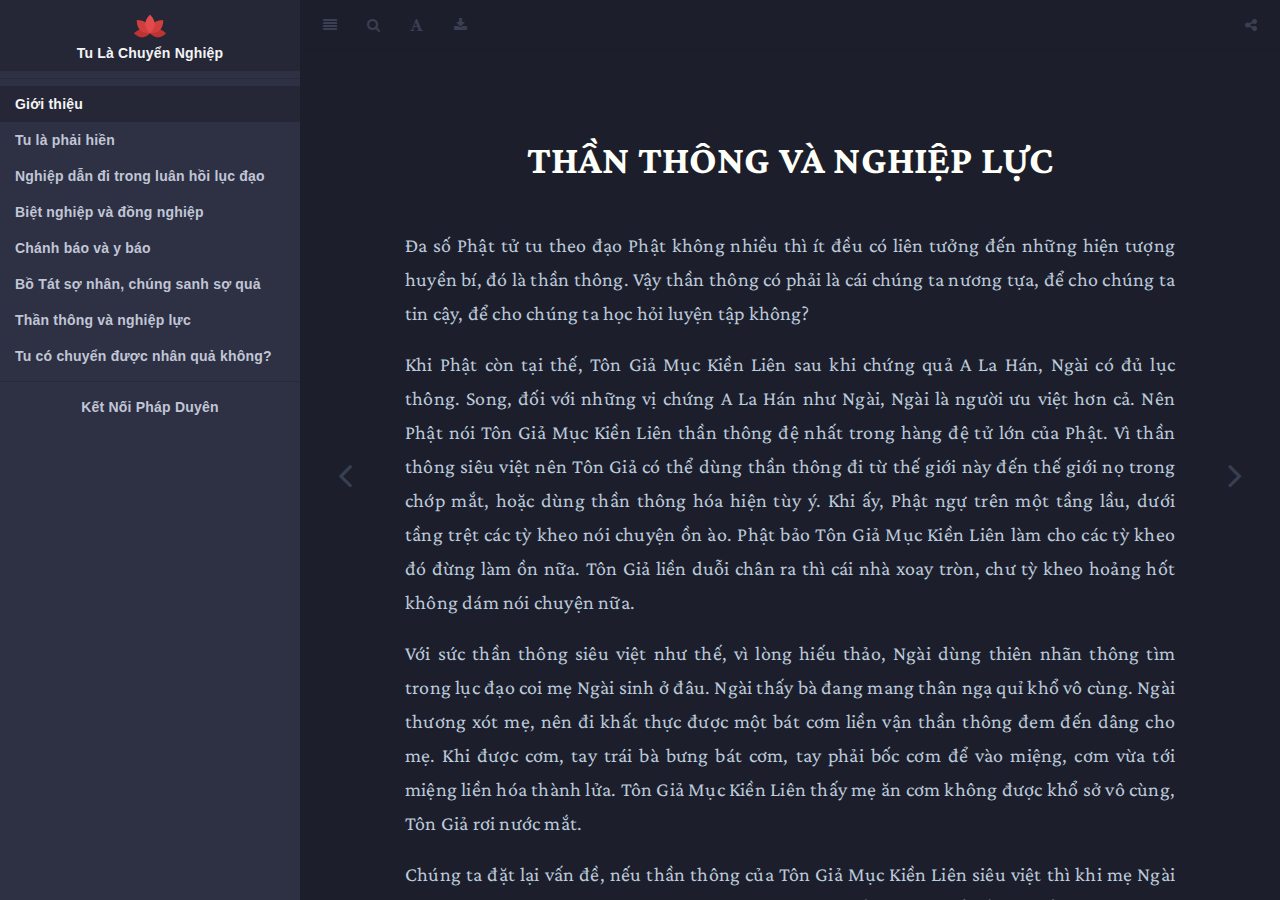
<file: docs/than-thong-va-nghiep-luc.html>
<!DOCTYPE html>
<html lang="vi" xml:lang="vi">
<head>

  <meta charset="utf-8" />
  <meta http-equiv="X-UA-Compatible" content="IE=edge" />
  <title>Thần thông và nghiệp lực | Tu Là Chuyển Nghiệp</title>
  <meta name="description" content="Tuyển tập 7 bài viết về Nghiệp trong Phật giáo" />
  <meta name="generator" content="bookdown 0.21 and GitBook 2.6.7" />

  <meta property="og:title" content="Thần thông và nghiệp lực | Tu Là Chuyển Nghiệp" />
  <meta property="og:type" content="book" />
  
  <meta property="og:image" content="images/thumbnail.jpg" />
  <meta property="og:image:width" content="1200" />
  <meta property="og:image:height" content="630" />
  <meta property="og:image:alt" content="Tu Là Chuyển Nghiệp - HT. Thích Thanh Từ" />
  <meta property="og:locale" content="vi_VN" />
  <meta property="og:site_name" content="Kết Nối Pháp Duyên" />
  <meta property="og:description" content="Tuyển tập 7 bài viết về Nghiệp trong Phật giáo" />
  
  <meta name="twitter:card" content="summary" />
  <meta name="twitter:title" content="Thần thông và nghiệp lực | Tu Là Chuyển Nghiệp" />
  
  <meta name="twitter:description" content="Tuyển tập 7 bài viết về Nghiệp trong Phật giáo" />
  <meta name="twitter:image" content="images/thumbnail.jpg" />

  <meta name="author" content="HT. Thích Thanh Từ" />

  <meta name="viewport" content="width=device-width, initial-scale=1" />
  <meta name="apple-mobile-web-app-capable" content="yes" />
  <meta name="apple-mobile-web-app-status-bar-style" content="black" />
  
<link rel="preconnect" href="https://cdn.jsdelivr.net">
<link rel="preconnect" href="https://fonts.googleapis.com">
<link rel="preconnect" href="https://fonts.gstatic.com" crossorigin>  
<link href="https://fonts.googleapis.com/css2?family=Crimson+Pro&family=Nunito+Sans&display=swap" rel="stylesheet">

<link rel="prev" href="bo-tat-so-nhan-chung-sanh-so-qua"/>
<link rel="next" href="tu-co-chuyen-duoc-nhan-qua-khong"/>
<script src="libs/header-attrs-2.10/header-attrs.js"></script>
<script src="libs/jquery-2.2.3/jquery.min.js"></script>
<link href="libs/gitbook-2.6.7/css/style.css" rel="stylesheet" />
<link href="libs/gitbook-2.6.7/css/plugin-table.css" rel="stylesheet" />
<link href="libs/gitbook-2.6.7/css/plugin-bookdown.css" rel="stylesheet" />
<link href="libs/gitbook-2.6.7/css/plugin-highlight.css" rel="stylesheet" />
<link href="libs/gitbook-2.6.7/css/plugin-search.css" rel="stylesheet" />
<link href="libs/gitbook-2.6.7/css/plugin-fontsettings.css" rel="stylesheet" />
<link href="libs/gitbook-2.6.7/css/plugin-clipboard.css" rel="stylesheet" />


<link rel="apple-touch-icon" sizes="180x180" href="images/apple-touch-icon.png">
<link rel="icon" type="image/png" sizes="32x32" href="images/favicon-32x32.png">
<link rel="icon" type="image/png" sizes="16x16" href="images/favicon-16x16.png">
<link rel="manifest" href="images/site.webmanifest">

<link rel="stylesheet" href="style.css" type="text/css" />
</head>

<body>

  <div class="book without-animation with-summary font-size-4 font-family-0" data-basepath=".">

    <div class="book-summary">
      <nav role="navigation">

<ul class="summary">
<li><center><a href="./"><center><img src="images/favicon-32x32.png" width="32px"/></center>Tu Là Chuyển Nghiệp</a></center></li>

<li class="divider"></li>
<li class="chapter" data-level="" data-path="index"><a href="index"><i class="fa fa-check"></i>Giới thiệu</a></li>
<li class="chapter" data-level="" data-path="tu-la-phai-hien"><a href="tu-la-phai-hien"><i class="fa fa-check"></i>Tu là phải hiền</a></li>
<li class="chapter" data-level="" data-path="nghiep-dan-di-trong-luan-hoi-luc-dao"><a href="nghiep-dan-di-trong-luan-hoi-luc-dao"><i class="fa fa-check"></i>Nghiệp dẫn đi trong luân hồi lục đạo</a></li>
<li class="chapter" data-level="" data-path="biet-nghiep-va-dong-nghiep"><a href="biet-nghiep-va-dong-nghiep"><i class="fa fa-check"></i>Biệt nghiệp và đồng nghiệp</a></li>
<li class="chapter" data-level="" data-path="chanh-bao-va-y-bao"><a href="chanh-bao-va-y-bao"><i class="fa fa-check"></i>Chánh báo và y báo</a></li>
<li class="chapter" data-level="" data-path="bo-tat-so-nhan-chung-sanh-so-qua"><a href="bo-tat-so-nhan-chung-sanh-so-qua"><i class="fa fa-check"></i>Bồ Tát sợ nhân, chúng sanh sợ quả</a></li>
<li class="chapter" data-level="" data-path="than-thong-va-nghiep-luc"><a href="than-thong-va-nghiep-luc"><i class="fa fa-check"></i>Thần thông và nghiệp lực</a></li>
<li class="chapter" data-level="" data-path="tu-co-chuyen-duoc-nhan-qua-khong"><a href="tu-co-chuyen-duoc-nhan-qua-khong"><i class="fa fa-check"></i>Tu có chuyển được nhân quả không?</a></li>

<li class="divider"></li>
<li><center><a href="https://phapduyen.github.io/" target="blank">Kết Nối Pháp Duyên</a></center></li>
</ul>

      </nav>
    </div>

    <div class="book-body">
      <div class="body-inner">
        <div class="book-header" role="navigation">
          <h1>
            <i class="fa fa-circle-o-notch fa-spin"></i><a href="./">Tu Là Chuyển Nghiệp</a>
          </h1>
        </div>

        <div class="page-wrapper" tabindex="-1" role="main">
          <div class="page-inner">

            <section class="normal" id="section-">
<div id="than-thong-va-nghiep-luc" class="section level1 unnumbered">
<h1>Thần thông và nghiệp lực</h1>
<p>Đa số Phật tử tu theo đạo Phật không nhiều thì ít đều có liên tưởng đến những hiện tượng huyền bí, đó là thần thông. Vậy thần thông có phải là cái chúng ta nương tựa, để cho chúng ta tin cậy, để cho chúng ta học hỏi luyện tập không?</p>
<p>Khi Phật còn tại thế, Tôn Giả Mục Kiền Liên sau khi chứng quả A La Hán, Ngài có đủ lục thông. Song, đối với những vị chứng A La Hán như Ngài, Ngài là người ưu việt hơn cả. Nên Phật nói Tôn Giả Mục Kiền Liên thần thông đệ nhất trong hàng đệ tử lớn của Phật. Vì thần thông siêu việt nên Tôn Giả có thể dùng thần thông đi từ thế giới này đến thế giới nọ trong chớp mắt, hoặc dùng thần thông hóa hiện tùy ý. Khi ấy, Phật ngự trên một tầng lầu, dưới tầng trệt các tỳ kheo nói chuyện ồn ào. Phật bảo Tôn Giả Mục Kiền Liên làm cho các tỳ kheo đó đừng làm ồn nữa. Tôn Giả liền duỗi chân ra thì cái nhà xoay tròn, chư tỳ kheo hoảng hốt không dám nói chuyện nữa.</p>
<p>Với sức thần thông siêu việt như thế, vì lòng hiếu thảo, Ngài dùng thiên nhãn thông tìm trong lục đạo coi mẹ Ngài sinh ở đâu. Ngài thấy bà đang mang thân ngạ quỉ khổ vô cùng. Ngài thương xót mẹ, nên đi khất thực được một bát cơm liền vận thần thông đem đến dâng cho mẹ. Khi được cơm, tay trái bà bưng bát cơm, tay phải bốc cơm để vào miệng, cơm vừa tới miệng liền hóa thành lửa. Tôn Giả Mục Kiền Liên thấy mẹ ăn cơm không được khổ sở vô cùng, Tôn Giả rơi nước mắt.</p>
<p>Chúng ta đặt lại vấn đề, nếu thần thông của Tôn Giả Mục Kiền Liên siêu việt thì khi mẹ Ngài ăn cơm, cơm hóa thành lửa, tại sao Ngài không dùng thần thông thổi tắt lửa để mẹ Ngài dùng cho no lòng, mà lại đứng khóc? Vậy, quý vị nghĩ sao về thần thông của Ngài và nghiệp ác mà mẹ Ngài gây ra? Để thấy, thần thông không cứu được nghiệp ác của người thân. Nếu tu để có thần thông, mà không cứu được ai hết thì có thần thông làm gì? Toàn chúng đệ tử Phật đều tôn xưng Ngài là người thần thông bậc nhất. Vậy mà trước cảnh khổ đau bi đát của mẹ, Ngài không có một phương tiện giải cứu, mà chỉ đứng khóc.</p>
<p>Như vậy mới thấy thần thông không chi phối được nghiệp lực. Hai cái khác biệt nhau rõ ràng. Thần thông không đưa người đến sự an lạc vĩnh viễn mà cũng không giải cứu được ác nghiệp cho người đau khổ. Vậy, tu thiết tha mong cầu chứng đắc thần thông, hay tu cốt để đoạn các nghiệp ác, để tránh khỏi khổ đau đang chi phối cả kiếp người?</p>
<p>Sau đó, Tôn Giả Mục Kiền Liên trở về thuật lại cảnh khổ của mẹ Ngài và cầu xin Phật dùng phương tiện giải cứu. Phật dạy:</p>
<p>- Mẹ ngươi nghiệp ác quá nặng, sức ngươi không thể cứu được. Ngươi phải làm lễ Vu Lan thiết đãi chư Tăng. Sơn lâm thiền định, thọ hạ kinh hành, lục thông La Hán. Nhờ oai lực của các vị này cầu nguyện, thì mẹ ngươi mới thoát được kiếp ngạ quỉ.</p>
<p>Khi đó, Tôn Giả Mục Kiền Liên vâng theo lời Phật sắm sửa trai diên, thỉnh chư Tăng đang thiền định ở núi rừng, đang kinh hành dưới cội cây, là những bậc đã chứng lục thông A La Hán cùng trợ lực cầu nguyện thì mẹ Ngài thoát kiếp nga quỉ. Vì lý do Tôn Giả Mục Kiền Liên không đủ sức cứu mẹ, nên phải nhờ số đông chư Tăng đã chứng A La Hán trợ lực mới cứu được mẹ Ngài.</p>
<p>Chính sự kiện này mà về sau hàng Phật tử noi theo gương hiếu thảo của Tôn Giả Mục Kiền Liên, là một bậc xuất gia tu hành chứng A La Hán, không quên công ơn cha mẹ, vẫn nhớ và muốn đền đáp. Nên hàng Phật tử sau mùa an cư tự tứ của chúng Tăng, đều làm lễ Vu Lan thỉnh chư Tăng cúng dường cầu siêu. Đó là việc làm đạo đức căn bản.</p>
<p>Tuy nhiên, chư Tăng hiện thời không phải là những bậc thiền định chứng lục thông A La Hán như Phật đã dạy Tôn Giả Mục Kiền Liên thỉnh cúng dường, cầu nguyện cho Ngài. Nên sự cầu nguyện của chư Tăng hiện thời không bảo đảm được như ý nguyện của Phật tử. Nhưng tại sao mỗi năm vào rằm tháng bảy Phật tử tụ hội về chùa làm lễ Vu Lan để làm gì? Điều này Phật tử nên hiểu cho tường tận.</p>
<p>Với tấm lòng hiếu thảo của người Phật tử, mỗi khi nhớ lại gương sáng của đức Mục Kiền Liên, là người đã cắt ái lìa thân, xuất gia hành đạo, quyên hết chuyện nhà mà vẫn không quyên ơn sanh dưỡng của cha mẹ, biết mẹ bị quả báo làm ngạ quỉ, tìm mọi phương tiện cứu mẹ thoát khổ của kiếp ngạ quỉ. Theo gương hiếu thảo của Tôn Giả Mục Kiền Liên, nên ngày nay Phật tử làm lễ Vu Lan để tỏ lòng hiếu thảo nhớ ơn cha mẹ, và mong cứu cha mẹ thoát khỏi cảnh khổ. Đến chùa vì hiếu nghĩa, vì nhớ ơn để cầu nguyện cho cha mẹ, đó là tinh thần từ thiện tốt đẹp. Nhưng nếu tin chắc cha mẹ thoát khổ thì không bảo đảm.</p>
<p>Trong kinh A Hàm, Phật có nói: <em>“Người biết ơn và đền ơn, dù ở xa ngàn dặm, cũng như hầu cận bên ta. Ngược lại, người không biết ơn và không đền ơn dù ở hầu cạnh bên ta cũng cách xa ta ngàn dặm”</em>. Phật dạy đạo đức bắt nguồn từ chỗ biết ơn và đền ơn. Người lương thiện là người thọ ơn ai không bao giờ quên. Những lúc mình nguy khốn được người giúp đỡ, khi người hoạn nạn thì mình sẵn sàng giúp đỡ lại không ngại khó khổ gian lao.</p>
<p>Trong kinh Ưu Bà Tắc giới, Phật có dạy: trời nắng người đi đường vào bóng cây núp mát, khi ra đi không được bẻ cành cây. Và trên đường đi được bóng cây hai bên đường che mát, Phật cấm không được bẻ lá cây, vì cây có cái ơn che mát cho chúng ta trên đường dài nóng bức. Đối với cái ân rất nhỏ của loài vô tri mà Phật còn không cho phép chúng ta quên ơn, huống là cái ơn sanh dưỡng lớn lao của cha mẹ. Nếu ơn sanh dưỡng sâu nặng mà chúng ta quên đi thì những cái ơn khác không dễ gì nhớ được. Ở đời cũng có lắm kẻ được người giúp đỡ qua cơn nguy khốn, sau đó đối với người ơn của họ, họ ngoảnh mặt làm kẻ xa lạ.</p>
<p>Cũng như những đứa con ngỗ nghịch không tiếc lời nặng nhẹ khảo tra tiền của cha mẹ, cha mẹ đến tuổi già yếu, đói no sướng khổ con cái không buồn nghĩ đến. Người như thế là người không biết ơn và đền ơn, không phải là người lương thiện. Thế nên, người đạo đức chân thật là người biết ơn và nhớ ơn sanh dưỡng của cha mẹ. Dù cha mẹ còn hay mất, mỗi mùa Vu Lan đến, người con hiếu thảo vì cha mẹ làm việc phước thiện để hướng tâm tưởng thiện lành đến với cha mẹ, mong cha mẹ được nhẹ nhàng hết khổ. Đó là kẻ biết ơn và đền ơn mà thế gian thường nói <em>“Uống nước nhớ nguồn, ăn trái nhớ kẻ trồng cây”</em>. Nhớ ơn cha mẹ là đạo đức căn bản vậy.</p>
<p>Có một lần Phật đi khất thực ở vùng mất mùa, dân trong làng ai cũng nghèo đói. Phật đi từ sáng đến trưa không có người cúng dường, trong bát Phật không có thức ăn. Khi đó có một thầy tỳ kheo đem lá y mới của mình đổi được một bát cơm, vội vàng đem dâng Phật. Phật hỏi:</p>
<p>- Ông còn cha mẹ không?</p>
<p>Tỳ kheo trả lời:</p>
<p>- Bạch Thế Tôn, con còn bà mẹ.</p>
<p>Phật hỏi:</p>
<p>- Mẹ ông sáng nay có ăn cơm chưa?</p>
<p>Tỳ kheo đáp:</p>
<p>- Bạch Thế Tôn, con đổi một lá y chỉ được một bát cơm, con dâng lên Thế Tôn, mẹ con vẫn chưa có cơm ăn.</p>
<p>Phật dạy:</p>
<p>- Người đáng thọ nhận bát cơm này là mẹ của ông.</p>
<p>Qua câu chuyện trên, chúng ta thấy Phật rất chú trọng đến đức hiếu thảo của con người. Nếu người tu hành không nhớ công ơn cha mẹ thì việc tu hành chỉ là việc làm ích kỷ, không có cơ bản đạo đức. Chúng ta tu là vì thương cha mẹ, thương thân bằng quyến thuộc, thương dân tộc, thương nhân loại, nên nỗ lực tu hành để rồi khuyên những người thân, người sơ cố gắng tiến trên con đường đạo đức, làm đẹp cho người, làm đẹp cho quê hương xứ sở. Đâu phải vong ân cha mẹ, quên thân bằng quyến thuộc, phản bội quốc dân mà đi tu. Dù là người xuất gia hay cư sĩ tại gia đều phải lấy công ơn cha mẹ làm gốc để tu hành. Vì vậy, mỗi năm tới mùa báo hiếu, Phật tử qui tụ về chùa, trước là đem lòng thành kính nguyện Tam Bảo gia hộ cho cha mẹ sớm được về cõi Phật. Kế đó, vì cha mẹ mà làm lành tu thiện, cứu giúp người nghèo khổ và nhắc nhở khuyến khích hướng dẫn con cháu tiến trên con đường đạo. Đó là nền tảng đạo đức đời đời không quên.</p>
<p>Tăng Ni hiện nay tuy không đủ tư cách như Phật dạy trong kinh Vu Lan, nhưng dù sao đi nữa, một người tu ăn chay, bỏ ác làm thiện cũng có chút công đức lành góp phần với quý vị Phật tử, cùng hồi hướng cùng cầu nguyện cho cha mẹ. Đó là cội nguồn của ngày lễ Vu Lan. Vì vậy, nếu đã là đệ tử của Phật, phải nhớ rằng tu với Phật không bằng tu với cha mẹ. Vì Phật đã giải thoát mọi khổ đau, dù cho chúng ta có đảnh lễ tán thán đến đâu, Ngài vẫn bình thản mặc nhiên. Còn cha mẹ chưa hết phiền não nên mỗi khi con cháu tỏ lòng hiếu thảo, biết nghĩ tưởng đến thì cha mẹ hoan hỷ sung sướng. Thế nên, chúng ta thường làm cha mẹ vui, chẳng phải chỉ lo lạy Phật cúng Phật mà quên không lo phụng dưỡng, hiếu kính cha mẹ. Người tu như thế thì chưa đúng với tinh thần của đạo Phật.</p>
<p>Người Phật tử muốn đền đáp công ơn của cha mẹ, trường hợp thứ nhất khi cha mẹ còn sanh tiền, muốn cho cha mẹ an vui trong hiện đời và an vui trong mai hậu, ngoài việc cung phụng nuôi dưỡng cha mẹ về mặt vật chất, nếu cha mẹ chưa biết đạo, phải tạo duyên tốt khiến cho cha mẹ phát tâm tu hành, bỏ ác làm lành. Vì người phát tâm làm lành mới khỏi đọa ba đường ác sanh vào cõi thiện được an vui. Cho cha mẹ ăn ngon, mặc đẹp, ở sang, tuy là hiếu thảo, nhưng hiếu thảo đó chỉ là tạm bợ không lâu dài, vì cha mẹ sẽ chết không còn hưởng dụng những thứ đó nữa. Tạo duyên lành cho cha mẹ hướng về đường thiện, thì chẳng những bảo đảm trong đời này ít khổ đau mà đời sau cũng hết đau khổ. Chính việc làm đó mới là cái hiếu chân thật. Vì vậy, quý Phật tử ai được vinh hạnh cha mẹ còn tại tiền, hãy ráng tạo điều kiện giúp cho cha mẹ tu hành, đó là cái hiếu lớn nhất.</p>
<p>Trường hợp thứ hai là khi cha mẹ quá cố rồi, chúng ta không làm gì khác được, nên mới cúng dường cầu nguyện hồi hướng phước lành cho cha mẹ được siêu thoát. Đó là việc làm cầu may chứ không bảo đảm kết quả như ý. Nhiều khi quý Phật tử nghĩ đến người chết mà quên hẳn người sống. Đến rằm tháng bảy cúng kiến cầu nguyện cho ông bà tổ tiên được siêu sanh tịnh độ mà ông bà cha mẹ tại tiền thì không để ý chăm sóc giúp đỡ để tiến tu. Như thế là không xứng đáng, không đúng với chữ hiếu trong đạo Phật.</p>
<p>Trở lại, thần thông không cứu được khổ, không giải được nghiệp. Như chúng ta biết Tôn Giả Mục Kiền Liên đã từng dùng thần thông qua lại trong không gian từ cõi này đến cõi khác một cách tự do. Nhưng đối trước quả báo nghiệp ác của mẹ Ngài, Ngài đành bó tay đứng khóc chứ không cứu được, đó là trường hợp thứ nhất.</p>
<p>Đến trường hợp thứ hai là chính bản thân Ngài khi trở về già, một hôm đi khất thực qua chân núi, ngoại đạo lăn đá cho rớt xuống đè Ngài chết. Bình thường có chuyện bất ổn xảy ra là Ngài dùng thần thông bay bổng, không ai hại được Ngài. Bây giờ nghiệp đến, thấy đá lăn từ trên xuống, Ngài dùng thần thông bay đi mà bay không được, nên bị đá đè chết. Để thấy thần thông bất lực trước quả báo nghiệp ác của Ngài, thần thông cũng không giải được nghiệp của chính mình khi quả báo đến. Như vậy luyện tập thần thông để làm gì?</p>
<p>Song, tâm lý chung của Phật tử thì ưa thích thần thông với những tướng lạ thường. Giả sử bây giờ quý vị đang ngồi nghe tôi nói pháp, ngoài kia có người đang vận thần thông bay lên dạo chơi trong hư không, quý vị sẽ cùng đua nhau xem họ trình diễn thần thông, chớ không thể ngồi yên mà nghe pháp. Vì bản chất của con người là hiếu kỳ, ưa thích những điều khác lạ, còn những gì bình thường đơn giản thì không ưa chuộng. Tu, nếu bảo dừng nghiệp ác của thân, của miệng, của ý, chuyển thành ba nghiệp thiện thì thấy thường và khó làm. Còn, nếu nói tôi có thần thông, ai muốn được hết tội, tôi hóa ra nước Cam Lồ rưới sẽ hết phiền não, thì mọi người ham thích đua nhau xin nước Cam Lồ để tắm gội hay để uống cho hết tội. Vì người ta vừa hiếu kỳ, vừa lười biếng, hễ thấy dễ khoẻ là làm, Vì vậy, nên dễ bị gạt và để rơi vào mê tín tà giáo.</p>
<p>Thời Đức Phật còn tại thế, có bốn ngoại đạo tu chứng được ngũ thông:</p>
<ul>
<li>Thiên nhãn thông là thấy tất cả người vật gần hay xa.<br />
</li>
<li>Thiên nhĩ thông là nghe khắp tất cả âm thanh lớn nhỏ gần xa.<br />
</li>
<li>Thiên tâm thông là biết được ý người khi mới vừa khởi nghĩ chưa nói ra lời.<br />
</li>
<li>Thần túc thông là biến hóa thân hình lớn nhỏ tùy ý, thăng thiên độn thổ không ngại.<br />
</li>
<li>Túc mạng thông là biết được vô số kiếp về trước.</li>
</ul>
<p>Bốn vị này biết mình sắp bị quỉ vô thường đến bắt đi, nên mỗi người tìm cách để trốn thoát thần chết. Vị thứ nhất dùng thần thông bay lên hư không núp trong đám mây xanh. Vị thứ hai vận thần thông lặn xuống đáy biển. Vị thứ ba dùng thần thông chui vô lòng núi. Vị thứ tư thì chui trốn ở trong lòng đất. Tất cả bốn vị đều nghĩ rằng chỗ mình trốn, quỉ vô thường không thể tìm được.</p>
<p>Nhưng đến giờ thần chết đến thì vị thứ nhất ở trên mây, hết thần thông rớt xuống nát thây. Vị thứ hai ở dưới đáy biển, hết thần thông ngộp chết nổi lên. Vị thứ ba ở trong lòng núi, hết thần thông đá nứt đè chết. Vị thứ tư ở trong lòng đất, hết thần thông bị đất sụp chôn thây luôn.</p>
<p>Để thấy, tu chứng được thần thông muốn thoát chết vẫn không thoát được. Tu mà chứng được ngũ thông là đã trải qua quá trình tu tập không phải ngắn và dễ dàng, thế mà muốn thoát chết cũng không thoát được.</p>
<p>Lại một trường hợp nữa: Có một vị tu sĩ đạt đạo, chứng được ngũ thông, thuyết giảng giáo lý rất hay cho đến trời Đế Thích cũng đến nghe. Một hôm, trời Đế Thích nghe giảng xong ra ngồi gốc cây khóc. Vị tu sĩ ấy lấy làm lạ hỏi:</p>
<p>- Tại sao nghe giảng xong ông lại khóc, tôi giảng có chỗ nào ông không đồng ý?</p>
<p>Đế Thích đáp:</p>
<p>- Không, Ngài giảng rất hay, vì tôi thấy ngài sắp chết nên tôi thương khóc.</p>
<p>Tu sĩ hỏi:</p>
<p>- Vậy phải làm sao cho tôi khỏi chết?</p>
<p>Đế Thích đáp:</p>
<p>- Nếu Ngài muốn khỏi chết, hãy đến cầu cứu với Đức Phật Thích Ca.</p>
<p>Tu sĩ hỏi:</p>
<p>- Đức Phật Thích Ca là ai? Đang ở đâu?</p>
<p>Đế Thích đáp:</p>
<p>- Ngài là một vị giác ngộ hoàn toàn sạch hết vô minh lậu hoặc, đang ở tịnh xá Trúc Lâm gần thành Vương Xá.</p>
<p>Vị tu sĩ bèn vận thần thông bay đi tìm Phật. Đi dọc đường, ông nghĩ rằng đi cầu Phật dạy nên có lễ vật để cúng dường Ngài. Ông thấy bên đường có những cây ngô đồng đang trổ hoa thật đẹp, bèn nhổ và cầm đến cúng Phật. Khi tới tịnh xá Trúc Lâm, thấy Phật đang ngồi thuyết pháp cho chúng tỳ kheo nghe, ông vào quì xuống dâng hai cây ngô đồng lên Phật và thưa:</p>
<p>- Thưa Thế Tôn, con xin cúng dường Ngài hai cây ngô đồng và cầu xin Ngài dạy cho con phương pháp tu để khỏi chết.</p>
<p>Lúc đó Phật không dạy gì hết, chỉ bảo:</p>
<p>- Buông!</p>
<p>Tu sĩ buông tay thứ nhất, ngã cây ngô đồng thứ nhất. Phật lại bảo:</p>
<p>- Buông!</p>
<p>Tu sĩ buông tay thứ hai, ngã cây ngô đồng thứ hai. Phật nói tiếp:</p>
<p>- Buông!</p>
<p>Tu sĩ sửng sốt thưa:</p>
<p>- Hai tay con cầm hai cây ngô đồng, lần thứ nhất Phật bảo buông, lần thứ hai Phật bảo buông, con buông cây thứ hai là hết. Phật bảo con buông nữa con không biết buông cái gì?</p>
<p>Phật nói:</p>
<p>- Ta đâu có bảo ông buông hai cây ngô đồng. Lần thứ nhất ta bảo ông buông là đừng chạy theo ngoại cảnh. Lần thứ hai ta bảo ông buông là đừng chấp sáu căn là ngã. Lần thứ ba ta bảo ông buông là không chấp sáu thức là ngã. Nếu ông buông hết ba cái đó thì ông hết chết.</p>
<p>Nghe Phật nói, tu sĩ nhận ra yếu chỉ, tu một thời gian chứng A La Hán. Hết chết là không còn nghiệp dẫn đi trong luân hồi sanh tử, chứ không phải thân tứ đại hiện đời không hoại, không chết, phải hiểu rõ chỗ này. Để thấy, dù có tu có luyện thần thông đến đâu, mà chưa buông xả được cảnh, thân và tâm thức thì cũng chưa thoát khỏi sanh tử luân hồi.</p>
<p>Lại một Đạo sĩ và một Thiền sư, hai vị cùng đi chung một con đường. Đạo sĩ hỏi Thiền sư:</p>
<p>- Thầy tu lâu chưa?</p>
<p>- Lâu rồi.</p>
<p>- Thầy chứng thần thông chưa?</p>
<p>- Tôi tu không có thần thông. Vậy đạo sĩ có thần thông không?</p>
<p>- Có.</p>
<p>Hai vị cùng đi tới một bến đò, Đạo sĩ muốn thi thố thần thông cho Thiền sư thấy bèn rủ:</p>
<p>- Thôi chúng ta đi qua.</p>
<p>Đạo sĩ qua sông mà không đi đò. Thiền sư nói:</p>
<p>- Thôi, Đạo sĩ cứ qua đi.</p>
<p>Đạo sĩ liền vén áo đi trên mặt nước qua bên kia bờ. Còn Thiền sư thì đến bến đò mua vé lên đò, qua sông. Khi qua bờ bên kia, Đạo sĩ gặp lại Thiền sư ra vẻ tự hào, nói:</p>
<p>- Thầy thấy tôi không?</p>
<p>- Đạo sĩ tập luyện thuật đi trên nước mất bao nhiêu năm?</p>
<p>- Hết hai mươi năm.</p>
<p>Thiền sư cười nói:</p>
<p>- Công phu luyện tập hai mươi năm của Đạo sĩ đáng giá bằng hai xu tôi qua đò!</p>
<p>Tốn hai xu cũng đi qua sông được mà phải luyện tập hai mươi năm được thần thông cũng để qua sông, thì có giá trị gì? Thiền Tông không trọng thần thông, coi đó chỉ là trò biểu diễn vui chơi, không giải cứu được khổ đau của con người. Thế mà người đời không biết, rất hâm mộ nể phục thần thông.</p>
<p>Trở về nguồn, khi Thái tử Sĩ Đạt Ta tu sắp thành đạo dưới cội cây bồ đề, ma Ba Tuần biết Ngài sắp chứng đạo nên cùng nhau đến phá Ngài. Quân ma có tới 18 ức bao vây Ngài dưới cội bồ đề. Ma bảo:</p>
<p>- Sa Môn mau đứng đậy.</p>
<p>Thái tử lặng thinh không đáp, như thế đến ba lần. Ma hỏi:</p>
<p>- Sa Môn sợ ta chăng?</p>
<p>Thái tử đáp:</p>
<p>- Ta không kinh sợ.</p>
<p>Ma hỏi:</p>
<p>- Sa Môn thấy bốn chúng binh của ta chăng? Ông chỉ một mình, không binh khí, đầu cạo, mặc y bày thân, lại nói không sợ?</p>
<p>Thái tử đáp bằng bài kệ:</p>
<blockquote>
<p>Giáp nhơn, cung tam muội<br />
Tay cầm tên trí tuệ<br />
Phước nghiệp làm binh khí<br />
Nay sẽ phá quân ngươi</p>
</blockquote>
<p>Ma bảo:</p>
<p>- Nếu không nghe theo lời ta, ta sẽ làm cho thân hình ông tan thành tro bụi.</p>
<p>Thái tử nói:</p>
<p>- Ta tự xem xét trên cõi người ma và thiên ma, nhơn và phi nhơn cùng bốn bộ chúng của ngươi không thể đụng được một mảy lông của ta.</p>
<p>Ma nói:</p>
<p>- Sa môn, nay muốn cùng ta giao chiến chăng?</p>
<p>Thái tử đáp:</p>
<p>- Muốn được giao chiến.</p>
<p>Bấy giờ Thái tử mặc áo giáp nhơn từ, Ngài dùng cung tam muội, tên trí tuệ, và binh khí phước nghiệp để giao chiến với ma quân.</p>
<p>Ngày nay, chúng ta tu một mình ở nơi vắng vẻ có nhiều ma, thì quý thầy dạy nên học thuộc các câu chú, vẽ những lá bùa để trừ tà ma, hoặc để con dao hay cái rựa bên cạnh phòng khi đối trị ma quái.</p>
<p>Xưa Phật chiến đấu với ma quân Ngài mặc áo giáp từ bi, cầm cung thiền định, bắn tên trí tuệ và dùng phước đức làm binh khí để chiến đấu với quân ma.</p>
<p>Chúng ta thấy Đức Phật đơn độc một mình chỉ và sử dụng có bốn loại khí giới là từ bi, thiền định, trí tuệ, và phước đức mà chiến thắng được ma quân một cách vẻ vang. Sở dĩ Phật chiến thắng được ma quân là vì Ngài có tâm từ bi vô lượng vô biên không oán không thù ai nên ma không hại được. Còn chúng ta thì lòng từ chưa bủa khắp, xử kỷ tiếp vật còn thân còn sơ nên ma tham, ma sân có chỗ vào, vì vậy mà cứ mãi thua ma (dài dài). Đó là yếu tố thứ nhất.</p>
<p>Yếu tố thứ hai là tâm Phật luôn luôn an định, dù ma có hiện hình tướng kỳ quái thô bạo dữ dằn đến đâu, Ngài vẫn mặc nhiên không run, không sợ nên ma không hại được. Bây giờ, nếu chúng ta tu, nếu gặp ma hiện vằn mặt đỏ trong đêm tối, thì hoảng hốt chạy ra, không giữ được bình tĩnh, đó là do tâm không an định. Vì tâm không an định nên sợ và thua ma.</p>
<p>Yếu tố thứ ba là với trí tuệ sáng suốt. Phật thấy rõ thân này không thật thì các tướng mạo của ma quỉ nào có thật! Nên không bị chi phối bởi ma. Chúng ta vì trí tuệ chưa sáng, thấy thân này thật, ma cũng thật, sanh tâm kinh sợ nên bị ma hại.</p>
<p>Yếu tố thứ tư là phước nghiệp. Đức Phật do công phu tu tập, làm lợi ích chúng sanh, phước đức kết nhóm nhiều đời, nhiều kiếp nên ma không hại được. Chúng ta tu sở dĩ thường gặp chướng nạn, ma nạn là vì phước đức mỏng, sức tu tập yếu nên bị ma nhiếp được dễ dàng.</p>
<p>Tôi thường nói chúng ta tu đừng ỷ mình thông minh, đừng ỷ mình tài giỏi, cũng đừng ỷ mình khôn lanh là có thể hanh thông trên đường tu tiến, mà phải xét nét công hạnh tu tập của mình. Nếu thấy phước đức mình cạn mỏng thì lo vun bồi cho được sâu dầy hầu giúp mình vượt qua mọi chướng nạn và tiến đến chỗ cứu cánh viên mãn. Vì có rất nhiều người khôn lanh, thông minh, tài giỏi mà không tránh được chướng nạn khổ đau. Ngược lại, người có nhiều phước đức thì vượt qua tất cả mọi chướng ngại, sự tu tập dễ dàng tiến mau nên được kết quả tốt.</p>
<p>Chúng ta thấy, Đức Phật khi chiến đấu với ma quân, chỉ dùng có bốn loại binh khí: Nhân từ là do tự tâm phát khởi lòng thương yêu tất cả mọi loài. Chánh định là do lóng lặng tâm tư mà được thanh tịnh, nhờ tâm thanh tịnh nên trí tuệ phát sáng. Còn phước nghiệp là do công hạnh làm lợi ích cho mọi loài. Chính bốn đức ấy hóa giải sự nhiễu hại của ma quân ở chính mình. Như vậy, chúng ta vào đạo là phải giữ tâm không oán, không thù, lần lần để tâm lóng lặng cho trí tuệ phát sáng, và hàng ngày làm việc thiện lành lợi ích cho mọi người. Đó là những điều căn bản không một người tu nào có thể thiếu được.</p>
<p>Tóm lại, tu theo đạo Phật chủ yếu là tránh ba nghiệp ác của thân, miệng, ý và tạo ba nghiệp lành. Vì nghiệp có sức mạnh đưa người tới chỗ khổ hay vui. Nếu tu mà nghiệp thức còn thì dù có chứng thần thông siêu việt đến đâu cũng không giải cứu được khi nghiệp báo đến. Vì thế, đạo Phật không trọng thần thông, mà sợ gây nghiệp ác, khuyên tạo nghiệp lành. Thế nên, mọi hiện tượng huyền bí lạ lùng không phải là cái đích cho người tu Phật hướng đến. Người tu Phật chân chính là tự trau sửa mình để trở thành người tốt, nhân từ đức hạnh, tâm bình an, trí tuệ sáng suốt, hằng ngày làm lợi ích cho mọi người, đó là điều cơ bản. Không hiếu kỳ, không lười biếng, không ỷ vào thần quyền ma lực. Tu như thế mới đúng với tinh thần của đạo Phật.</p>

</div>
            </section>

          </div>
        </div>
      </div>
<a href="bo-tat-so-nhan-chung-sanh-so-qua" class="navigation navigation-prev " aria-label="Previous page"><i class="fa fa-angle-left"></i></a>
<a href="tu-co-chuyen-duoc-nhan-qua-khong" class="navigation navigation-next " aria-label="Next page"><i class="fa fa-angle-right"></i></a>
    </div>
  </div>
<script src="libs/gitbook-2.6.7/js/app.min.js"></script>
<script src="libs/gitbook-2.6.7/js/lunr.js"></script>
<script src="libs/gitbook-2.6.7/js/clipboard.min.js"></script>
<script src="libs/gitbook-2.6.7/js/plugin-search.js"></script>
<script src="libs/gitbook-2.6.7/js/plugin-sharing.js"></script>
<script src="libs/gitbook-2.6.7/js/plugin-fontsettings.js"></script>
<script src="libs/gitbook-2.6.7/js/plugin-bookdown.js"></script>
<script src="libs/gitbook-2.6.7/js/jquery.highlight.js"></script>
<script src="libs/gitbook-2.6.7/js/plugin-clipboard.js"></script>
<script>
gitbook.require(["gitbook"], function(gitbook) {
gitbook.start({
"sharing": {
"github": false,
"facebook": false,
"twitter": false,
"linkedin": false,
"weibo": false,
"instapaper": false,
"vk": false,
"all": ["facebook", "twitter", "linkedin", "weibo", "instapaper"]
},
"fontsettings": {
"theme": "night",
"family": "serif",
"size": 4
},
"edit": {
"link": null,
"text": null
},
"history": {
"link": null,
"text": null
},
"view": {
"link": null,
"text": null
},
"download": ["tu-la-chuyen-nghiep.epub", "tu-la-chuyen-nghiep.pdf"],
"toc": {
"collapse": "section"
},
"info": false
});
});
</script>

</body>

</html>
</file>
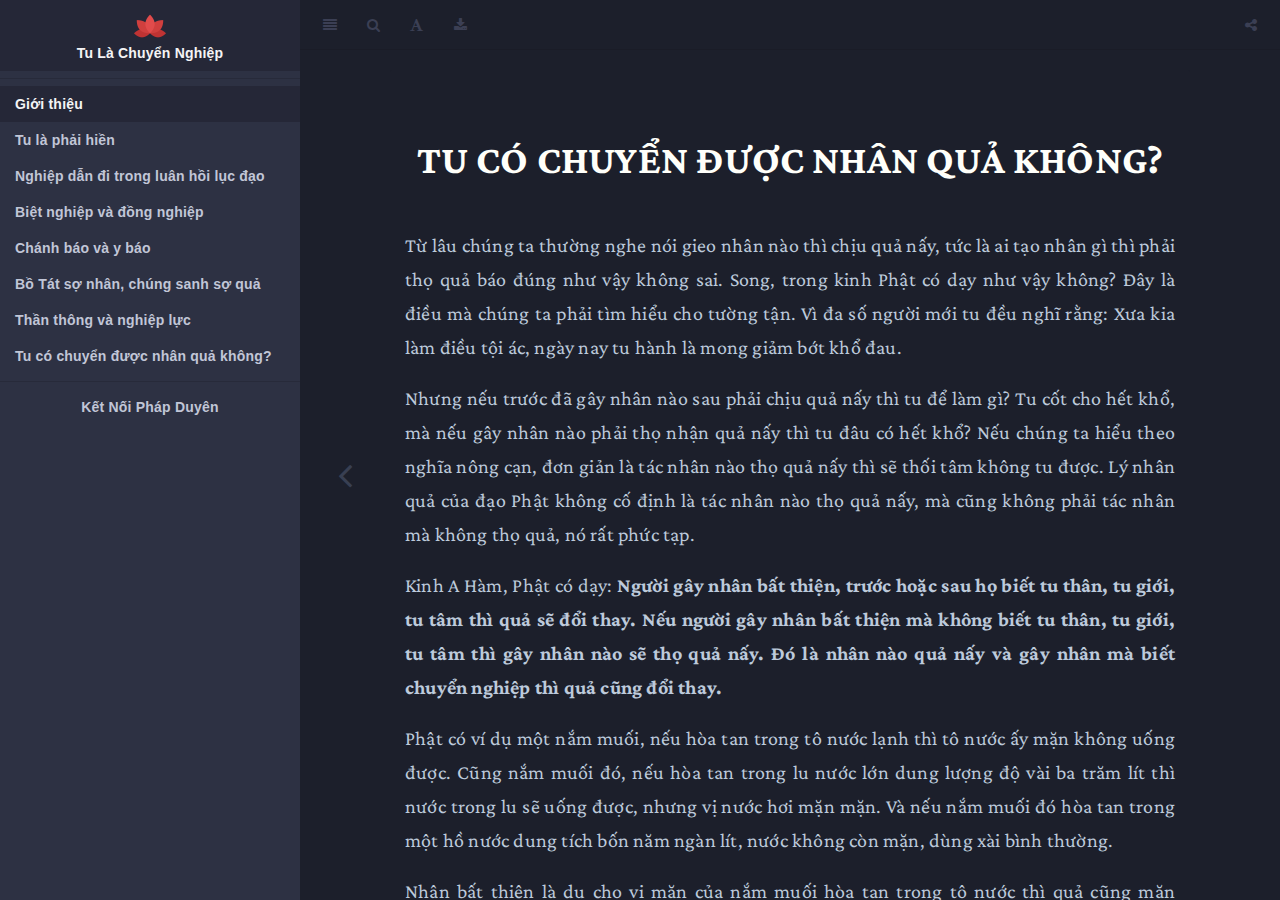
<file: docs/tu-co-chuyen-duoc-nhan-qua-khong.html>
<!DOCTYPE html>
<html lang="vi" xml:lang="vi">
<head>

  <meta charset="utf-8" />
  <meta http-equiv="X-UA-Compatible" content="IE=edge" />
  <title> Tu có chuyển được nhân quả không? | Tu Là Chuyển Nghiệp</title>
  <meta name="description" content="Tuyển tập 7 bài viết về Nghiệp trong Phật giáo" />
  <meta name="generator" content="bookdown 0.21 and GitBook 2.6.7" />

  <meta property="og:title" content="Tu có chuyển được nhân quả không? | Tu Là Chuyển Nghiệp" />
  <meta property="og:type" content="book" />
  
  <meta property="og:image" content="images/thumbnail.jpg" />
  <meta property="og:image:width" content="1200" />
  <meta property="og:image:height" content="630" />
  <meta property="og:image:alt" content="Tu Là Chuyển Nghiệp - HT. Thích Thanh Từ" />
  <meta property="og:locale" content="vi_VN" />
  <meta property="og:site_name" content="Kết Nối Pháp Duyên" />
  <meta property="og:description" content="Tuyển tập 7 bài viết về Nghiệp trong Phật giáo" />
  
  <meta name="twitter:card" content="summary" />
  <meta name="twitter:title" content="Tu có chuyển được nhân quả không? | Tu Là Chuyển Nghiệp" />
  
  <meta name="twitter:description" content="Tuyển tập 7 bài viết về Nghiệp trong Phật giáo" />
  <meta name="twitter:image" content="images/thumbnail.jpg" />

  <meta name="author" content="HT. Thích Thanh Từ" />

  <meta name="viewport" content="width=device-width, initial-scale=1" />
  <meta name="apple-mobile-web-app-capable" content="yes" />
  <meta name="apple-mobile-web-app-status-bar-style" content="black" />
  
<link rel="preconnect" href="https://cdn.jsdelivr.net">
<link rel="preconnect" href="https://fonts.googleapis.com">
<link rel="preconnect" href="https://fonts.gstatic.com" crossorigin>  
<link href="https://fonts.googleapis.com/css2?family=Crimson+Pro&family=Nunito+Sans&display=swap" rel="stylesheet">

<link rel="prev" href="than-thong-va-nghiep-luc"/>

<script src="libs/header-attrs-2.10/header-attrs.js"></script>
<script src="libs/jquery-2.2.3/jquery.min.js"></script>
<link href="libs/gitbook-2.6.7/css/style.css" rel="stylesheet" />
<link href="libs/gitbook-2.6.7/css/plugin-table.css" rel="stylesheet" />
<link href="libs/gitbook-2.6.7/css/plugin-bookdown.css" rel="stylesheet" />
<link href="libs/gitbook-2.6.7/css/plugin-highlight.css" rel="stylesheet" />
<link href="libs/gitbook-2.6.7/css/plugin-search.css" rel="stylesheet" />
<link href="libs/gitbook-2.6.7/css/plugin-fontsettings.css" rel="stylesheet" />
<link href="libs/gitbook-2.6.7/css/plugin-clipboard.css" rel="stylesheet" />

<link rel="apple-touch-icon" sizes="180x180" href="images/apple-touch-icon.png">
<link rel="icon" type="image/png" sizes="32x32" href="images/favicon-32x32.png">
<link rel="icon" type="image/png" sizes="16x16" href="images/favicon-16x16.png">
<link rel="manifest" href="images/site.webmanifest">

<link rel="stylesheet" href="style.css" type="text/css" />
</head>

<body>

  <div class="book without-animation with-summary font-size-4 font-family-0" data-basepath=".">

    <div class="book-summary">
      <nav role="navigation">

<ul class="summary">
<li><center><a href="./"><center><img src="images/favicon-32x32.png" width="32px"/></center>Tu Là Chuyển Nghiệp</a></center></li>

<li class="divider"></li>
<li class="chapter" data-level="" data-path="index"><a href="index"><i class="fa fa-check"></i>Giới thiệu</a></li>
<li class="chapter" data-level="" data-path="tu-la-phai-hien"><a href="tu-la-phai-hien"><i class="fa fa-check"></i>Tu là phải hiền</a></li>
<li class="chapter" data-level="" data-path="nghiep-dan-di-trong-luan-hoi-luc-dao"><a href="nghiep-dan-di-trong-luan-hoi-luc-dao"><i class="fa fa-check"></i>Nghiệp dẫn đi trong luân hồi lục đạo</a></li>
<li class="chapter" data-level="" data-path="biet-nghiep-va-dong-nghiep"><a href="biet-nghiep-va-dong-nghiep"><i class="fa fa-check"></i>Biệt nghiệp và đồng nghiệp</a></li>
<li class="chapter" data-level="" data-path="chanh-bao-va-y-bao"><a href="chanh-bao-va-y-bao"><i class="fa fa-check"></i>Chánh báo và y báo</a></li>
<li class="chapter" data-level="" data-path="bo-tat-so-nhan-chung-sanh-so-qua"><a href="bo-tat-so-nhan-chung-sanh-so-qua"><i class="fa fa-check"></i>Bồ Tát sợ nhân, chúng sanh sợ quả</a></li>
<li class="chapter" data-level="" data-path="than-thong-va-nghiep-luc"><a href="than-thong-va-nghiep-luc"><i class="fa fa-check"></i>Thần thông và nghiệp lực</a></li>
<li class="chapter" data-level="" data-path="tu-co-chuyen-duoc-nhan-qua-khong"><a href="tu-co-chuyen-duoc-nhan-qua-khong"><i class="fa fa-check"></i>Tu có chuyển được nhân quả không?</a></li>

<li class="divider"></li>
<li><center><a href="https://phapduyen.github.io/" target="blank">Kết Nối Pháp Duyên</a></center></li>
</ul>

      </nav>
    </div>

    <div class="book-body">
      <div class="body-inner">
        <div class="book-header" role="navigation">
          <h1>
            <i class="fa fa-circle-o-notch fa-spin"></i><a href="./">Tu Là Chuyển Nghiệp</a>
          </h1>
        </div>

        <div class="page-wrapper" tabindex="-1" role="main">
          <div class="page-inner">

            <section class="normal" id="section-">
<div id="tu-co-chuyen-duoc-nhan-qua-khong" class="section level1 unnumbered">
<h1>Tu có chuyển được nhân quả không?</h1>
<p>Từ lâu chúng ta thường nghe nói gieo nhân nào thì chịu quả nấy, tức là ai tạo nhân gì thì phải thọ quả báo đúng như vậy không sai. Song, trong kinh Phật có dạy như vậy không? Đây là điều mà chúng ta phải tìm hiểu cho tường tận. Vì đa số người mới tu đều nghĩ rằng: Xưa kia làm điều tội ác, ngày nay tu hành là mong giảm bớt khổ đau.</p>
<p>Nhưng nếu trước đã gây nhân nào sau phải chịu quả nấy thì tu để làm gì? Tu cốt cho hết khổ, mà nếu gây nhân nào phải thọ nhận quả nấy thì tu đâu có hết khổ? Nếu chúng ta hiểu theo nghĩa nông cạn, đơn giản là tác nhân nào thọ quả nấy thì sẽ thối tâm không tu được. Lý nhân quả của đạo Phật không cố định là tác nhân nào thọ quả nấy, mà cũng không phải tác nhân mà không thọ quả, nó rất phức tạp.</p>
<p>Kinh A Hàm, Phật có dạy: <strong>Người gây nhân bất thiện, trước hoặc sau họ biết tu thân, tu giới, tu tâm thì quả sẽ đổi thay. Nếu người gây nhân bất thiện mà không biết tu thân, tu giới, tu tâm thì gây nhân nào sẽ thọ quả nấy. Đó là nhân nào quả nấy và gây nhân mà biết chuyển nghiệp thì quả cũng đổi thay.</strong></p>
<p>Phật có ví dụ một nắm muối, nếu hòa tan trong tô nước lạnh thì tô nước ấy mặn không uống được. Cũng nắm muối đó, nếu hòa tan trong lu nước lớn dung lượng độ vài ba trăm lít thì nước trong lu sẽ uống được, nhưng vị nước hơi mặn mặn. Và nếu nắm muối đó hòa tan trong một hồ nước dung tích bốn năm ngàn lít, nước không còn mặn, dùng xài bình thường.</p>
<p>Nhân bất thiện là dụ cho vị mặn của nắm muối hòa tan trong tô nước thì quả cũng mặn không giải khát được. Nếu nhân mặn của mắm muối hòa tan trong lu nước thì quả mặn loãng ra, nước có thể tạm giải khát được. Nếu nhân mặn của mắm muối hòa tan trong hồ nước lớn, thì quả mặn không thấm vào đâu, nước dùng xài bình thường.</p>
<p>Cũng vậy, người mà không biết tu thân, tu giới, tu tâm tạo nhân ác thì trả quả ác nguyên vẹn dụ như nắm muối tan trong tô nước, không giải khát được. Nếu người biết tu thân, tu giới thì dụ như nắm muối tan trong lu nước, tuy vị nước mặn nhưng cũng tạm dùng được. Còn người biết tu thân, tu giới, tu tâm dụ như nắm muối tan trong hồ nước to, vị nước không mặn, dùng xài bình thường.</p>
<p>Vậy, nếu tu thân, tu giới, tu tâm thì nghiệp quả sẽ chuyển, không thọ đúng như khi gây nhân. Như vậy, nếu gây nhân ác mà không biết tu, không chuyển nghiệp thì tác nhân nào thọ quả ấy không sai chạy. Nếu gây nhân ác biết tu thân, tu giới là có chuyển nghiệp thọ quả báo nhẹ hơn. Còn gây nhân ác biết tu thân, tu giới, tu tâm gần như chuyển hoàn toàn. Cho nên tu là chuyển đau khổ được an vui.</p>
<p>Kiểm lại, chúng ta từ nhỏ đến già, không ai là người hoàn toàn thiện lành, cũng có lúc người này làm người kia khóc than, cũng có lúc người kia làm người nọ oán hận. Như vậy, là đã tạo nhân xấu. Nếu hiện tại tu mà vẫn trả quả xấu như cũ thì tu có lợi ích gì? Thế nên phải biết, tu là chuyển quả xấu, tuỳ theo sức huân tu nhiều hay ít mà quả tuỳ theo đó chuyển đổi.</p>
<p>Sau đây, Phật dạy: Có một gia chủ nuôi một bầy dê. Một hôm có người thường dân tới trộm dê, bị gia chủ bắt được đánh, đưa ra pháp luật bỏ tù. Lần khác, kẻ trộm dê là người của quan lớn sai tới, gia chủ chỉ bực tức nói năng đôi lời chớ không đối xử thậm tệ như người thường dân trước. Kế tiếp, kẻ trộm dê do lính của vua sai đến, thì gia chủ không dám nói nặng nhẹ gì cả mà chỉ van xin năn nỉ đừng bắt dê. Trong ba trường hợp trên chứng minh rằng: Người không biết tu thân, tu giới, tu tâm gây nhân bao nhiêu thì phải trả quả bấy nhiêu. Vì vậy mà nói nhân nào quả nấy, đó là dụ người thường dân trộm dê không thế lực.</p>
<p>Trường hợp người trộm dê là lính của quan thì chỉ bị trách móc nặng nhẹ. Đó là dụ cho người biết tu thân, tu giới, tuy có tạo nhân ác nhưng thọ quả báo nhẹ hơn.</p>
<p>Trường hợp người trộm dê là lính của vua, thì không bị đánh đập, không bị nói nặng nhẹ. Đó là dụ cho người tuy có tạo nhân ác nhưng biết tu thân, tu giới, tu tâm thì nghiệp quả được hoá giải.</p>
<p>Như vậy để thấy cùng tạo nhân ác, tùy theo khả năng tu tập cao thấp mà thọ quả sai khác. Nếu biết tu thì quả liền chuyển, không cố định như người không biết tu. Khi biết rõ người có tu thân, tu giới, tu tâm thì sẽ thoát được những nghiệp quả đã gây trước kia; tuy nói thoát mà không phải hết hoàn toàn. Nghĩa là nắm muối vẫn hòa tan trong hồ nước, song vì nước trong hồ quá nhiều nên không thấy mặn.</p>
<p>Cũng như chú lính của nhà vua trộm dê, tuy chủ dê không đánh đập không nói nặng nhẹ, nhưng trong lòng chủ nhà không vui, không cảm tình. Đó là nhân quả sai biệt theo khả năng tu tập.</p>
<p>Thế nào là tu thân, tu giới, tu tâm?</p>
<p>Tu thân là nơi thân này không làm điều ác, tất cả mọi điều ác dù lớn hay nhỏ đều phải tránh. Còn mọi điều thiện phải cố gắng làm, luôn luôn nhớ và làm đó là biết tu thân.</p>
<p>Tu giới là Phật tử tại gia, sau khi quy y rồi, Phật dạy phải giữ năm giới:</p>
<p><strong>1/ Không sát sanh:</strong> Là không được giết người. Vì ai cũng muốn sống thì mạng sống phải được tôn trọng, không nên giết mạng sống của người. Nếu giết mạng sống của người thì bị luật pháp trừng trị. Vì tôn trọng mạng sống của mình nên phải tôn trọng mạng sống của người. Đó là lẽ công bằng, trái với lẽ công bằng là tội lỗi.</p>
<p>Ngoài ra, đối với những con vật lớn như trâu bò heo chó, tránh được bao nhiêu là tốt bấy nhiêu. Chủ yếu là không giết người.</p>
<p>Một là tự tay mình giết. Ví dụ mình oán thù ai thì tự mình đến giết người đó chết.</p>
<p>Hai là sai bảo người khác giết. Ví dụ mình oán thù người nào, mình không trực tiếp giết được bèn xúi bảo hay mướn người khác giết.</p>
<p>Ba là hoan hỷ khi nghe thấy giết. Ví dụ mình oán thù người nào đó tự mình không giết được, khi thấy nghe người đó bị giết, mình vui mừng thích thú.</p>
<p>Như thế là phạm tội sát sanh. Vì tự tay giết là thân tạo nghiệp ác, sai bảo người giết là miệng tạo nghiệp ác, nghe thấy người giết sanh tâm vui mừng là ý tạo nghiệp ác, nên Phật cấm không cho Phật tử làm.</p>
<p><strong>2/ Không được trộm cướp:</strong> Phàm của cải của người khác, chẳng được không cho mà lấy từ một cây kim, một ngọn cỏ cũng vậy, tất cả các vật chẳng được không cho mà lấy. Hoặc trộm lấy, hoặc cướp giật, hoặc lừa gạt mà lấy, cho đến trốn xâu lậu thuế cũng đều gọi là trộm cắp.</p>
<p><strong>3/ Không tà dâm:</strong> Người Phật tử sau khi lập gia đình có đôi bạn rồi mà mình còn đi ngoại tình với người khác là phạm tội tà dâm. Vì đó là duyên cớ làm cho gia đình mất hạnh phúc, làm cho gia đình tan vỡ, là cái nhân gây đau khổ cho mình cho người, vì vậy mà Phật cấm.</p>
<p><strong>4/ Không nói dối:</strong> Nói dối có bốn trường hợp phạm tội.</p>
<ul>
<li>Chuyện có nói không, chuyện không nói có, cốt lừa gạt để lấy tiền, lấy của người.<br />
</li>
<li>Nổi giận nói lời hung dữ, thô ác mắng chửi người, vu oan người.<br />
</li>
<li>Dùng lời hoa mỹ văn chương thêu dệt để lừa gạt người.<br />
</li>
<li>Nói đâm thọc làm cho đôi bên bất hòa thù oán nhau.</li>
</ul>
<p>Đó là những trường hợp nói dối thì phạm tội. Nếu nói dối để cười cho vui, hoặc để trấn an người bệnh người khổ, hoặc để cứu mạng người thì không phạm.</p>
<p><strong>5/ Không uống rượu:</strong> Nói đơn giản là rượu, ngoài ra các thứ như á phiện, xì ke, ma túy đều không được dùng. Vì nó là cái nhân sanh ra bệnh hoạn, làm cho tiêu tán tài sản, mất hết trí tuệ. Nhưng, nếu vì lý do đau bệnh, cần phải uống thuốc rượu để trị bệnh thì được phép uống.</p>
<p>Phật dạy giữ năm giới là vì lòng từ bi, sợ chúng sanh vi phạm thì bị đau khổ. Nên giữ gìn không phạm thì được an vui. Đó là tu giới.</p>
<p>Tu tâm là tu thế nào?</p>
<p>Tâm là chỉ cho mọi ý niệm xấu ác như tham, sân, si… Tu tâm là bỏ được lòng tham lam, tính sân hận, đố kỵ, si mê… Tham thì ai cũng có, và có nhiều loại như tham danh, tham lợi, tham tài, tham sắc, tham ăn, tham ngủ… Ở đây tôi chỉ đề cập tham ăn và tham ngủ, được mọi người coi là nhỏ mọn, song muốn bỏ không phải là dễ. Ăn nếu dở quá thì không vui, nếu không no thì cũng không được; ăn thì muốn cho ngon, cho no đủ. Ngủ thì phải ngủ cho đủ giấc, nếu bắt dậy sớm thì không vui. Vì vậy, chúng ta lúc nào cũng kẹt trong vòng tham muốn, mà đó là cái bệnh chung của mọi người, không ai là không có. Tu là dẹp bỏ lòng tham, còn sân và si luôn luôn đi chung, hễ có sân là có si.</p>
<p>Thuở xưa có một gia đình gồm có ba người, người con đi làm ngoài đồng, ông nội và cháu ở nhà, ông đưa cho cháu hai cái tô và hai đồng bảo:</p>
<p>- Cháu hãy đi mua một đồng tương và một đồng chao.</p>
<p>Đứa cháu cầm tô và tiền đi một lúc về hỏi:</p>
<p>- Thưa ông nội, đồng nào mua tương đồng nào mua chao?</p>
<p>Ông rầy cho nó một hồi, rồi bảo:</p>
<p>- Đồng nào mua cũng được.</p>
<p>Nó liền chạy đi, một lúc lâu trở về hỏi:</p>
<p>- Thưa ông nội, hai cái tô cái nào đựng tương cái nào đựng chao?</p>
<p>Ông giận quá tát cho nó mấy tát tai, nó khóc lu bù. Ngay khi đó, người con đi cày về, tay cầm cây roi đánh trâu. Thấy con mình bị ông già đánh, nó la khóc nên nổi giận nói:</p>
<p>- Ông đánh con tôi, tôi đánh con ông cho ông biết.</p>
<p>Người con liền cầm roi tự quất lên mình túi bụi, ông già nóng ruột quá nói:</p>
<p>- Mày đánh con tao, tao treo cổ cha mày cho mày biết.</p>
<p>Ông liền làm vòng, đút đầu vô treo cổ.</p>
<p>Kết luận câu chuyện, quý vị thấy gia đình đó si mê ở mức độ nào? Nếu nói ngu thì gia đình đó không ai bằng. Đứa cháu đã ngu, người cha còn ngu hơn, đến ông nội lại quá ngu! Ngu là do nổi giận mà ra vậy. Nên có sân là có si, làm mà không biết sai, không biết hại.</p>
<p>Xét lại xem, chúng ta có làm những chuyện na ná như vậy không? Tưởng chừng như không, nhưng khi có làm mà không hay. Chẳng hạn lúc nào đó, con làm trái ý, cha mẹ nổi giận chửi “Mày là đồ trâu đồ chó…” Nếu có người hỏi “Nó là trâu là chó, vậy cha mẹ nó là gì?”. Làm cha mẹ chửi con như vậy có khôn không? Thế mà có lắm người chửi như vậy! Nên biết, hễ nổi sân là liền ngu, không biết phải quấy. Tưởng nói cho đỡ bực, nhưng không ngờ tự ngầm nhận mình là trâu là chó. Vì con là trâu chó, cha mẹ đương nhiên phải là trâu chó mới sanh con trâu chó.</p>
<p>Hoặc có người khi giận con thì chửi ông cố nội, ông cố ngoại nó… Ông cố nội, ông cố ngoại nó là ai? Là ông nội, ông ngoại mình. Vậy mà khi giận thì người ta cứ nói, cứ làm. Chẳng khác gì người kia đánh con ông già để cho ổng tức, nhưng tự đánh mình thì mình đau. Rồi ông già treo cổ cha nó, cho nó hoảng sợ, nhưng rồi chính ông chết!</p>
<p>Vì sân si mà chúng ta không nhận biết điều phải lẽ trái, cứ làm bậy, nói bậy, khiến cho thiên hạ chê cười. Nên ca dao Việt Nam có câu:</p>
<blockquote>
<p>Sân si nghiệp chướng không chừa,<br />
Bo bo mà giữ tương dưa làm gì.</p>
</blockquote>
<p>Tu mà không chịu bỏ tham, bỏ sân, bỏ si mà cứ khoe “tôi ăn chay một tháng mười ngày, 15 ngày v.v…” Ăn chay, ăn tương dưa là để chừa tham, sân, si. Có chừa bỏ được tham, sân, si thì tâm mới sáng suốt. Tâm sáng suốt thì không nói bậy, làm bậy. Không nói bậy, làm bậy thì nghiệp chướng theo đó mà giảm. Nếu không chừa bỏ tham, sân, si thì nghiệp chướng tội lỗi khó mà hết được.</p>
<p>Tuy nói tu thân, tu tâm, nhưng chủ yếu là tu tâm. Nếu tu tâm mà được viên mãn thì mọi nghiệp chướng không còn, mọi họa khổ sẽ hết, không phải trả nặng nề như lúc gây tạo.</p>
<p>Nói nhân nào quả nấy là chưa chính xác, chưa lột lý nhân quả, vì chỉ đúng một trường hợp là người không biết tu, còn đối với người biết tu thì không đúng.</p>
<p>Nếu người tạo nghiệp ác nhiều, vì yếu đuối không cố gắng làm lành, chắc rằng nghiệp ác khó chuyển đổi. Ví dụ, có nhiều người lỡ nghiện rượu đều được bác sĩ và bạn tốt khuyên nên bỏ rượu, vì uống rượu hại sức khỏe, tinh thần không minh mẫn, tốn kém tiền bạc, vợ con khốn khổ, gia đình không hạnh phúc. Nghe lời khuyên, họ hiểu, thấy rõ uống rượu là tai hại. Nhưng có người không bỏ được, vì tâm hồn họ yếu đuối, bạc nhược. Lại có người ý chí mạnh mẽ biết uống rượu có hại dứt khoát bỏ ngay. Vậy, nghiệp cũng có thể chuyển được mà cũng có thể chuyển không được, tùy theo ý chí mạnh hay yếu của mọi người.</p>
<p>Có nhiều Phật tử lấy làm thắc mắc hoặc nuối tiếc về những người tu xuất. Vì họ cho rằng các thầy, các cô có rất nhiều duyên phước mới được xuất gia tu hành. Tại sao có nhiều người tu mười mấy hai mươi năm học hành tương đối cũng thông, bỗng dưng cởi áo hoàn tục. Họ hỏi:</p>
<p>- Thầy tu ở trong đạo an ổn quá, tại sao lại hoàn tục cho phiền lụy?</p>
<p>Các thầy trả lời chung chung:</p>
<p>- Tại nghiệp của tôi nó lôi.</p>
<p>Quý vị nghĩ sao? Ai tu có nghiệp cũng bị nghiệp lôi hoàn tục hết, hay có người bị lôi có người chuyển nghiệp, đổi nghiệp? Nếu ai tu cũng bị nghiệp lôi hoàn tục, thì chắc chắn không có người tu tới nơi tới chốn. Chúng ta sanh ra trong đời này đều có liên hệ với quá khứ. Kẻ có nghiệp này, người có nghiệp khác. Song, tùy theo ý chí của mỗi người yếu hay mạnh mà chuyển được nghiệp hay không. Đừng đổ thừa nghiệp, để rồi tu, nếu gặp cảnh nghịch lòng, trái ý liền bỏ đạo về đời, lại nói do nghiệp lôi. Người như thế là người không ý chí, không gan dạ, tinh thần cầu tiến quá thấp.</p>
<p>Tuy nhiên, chúng ta đừng khinh những người tu hoàn tục. Khi Phật còn tại thế, Tỳ Kheo Ni Liên Hoa Sắc chứng quả A La Hán, trên đường đi giáo hóa, bà gặp các cô gái trẻ, bà rủ:</p>
<p>- Các con nên xuất gia đi tu.</p>
<p>Các cô thưa:</p>
<p>- Các con còn nhỏ dại, ham ăn, ham ngủ, tu không được.</p>
<p>Bà nói:</p>
<p>- Không sao cứ đi tu.</p>
<p>Các cô nói:</p>
<p>- Đi tu không làm tỳ kheo ni, lỡ tụi con phạm giới đọa địa ngục thì sao?</p>
<p>- Không sao, lỡ đọa địa ngục, hết quả báo trở lên tu tiếp.</p>
<p>Theo Bà Liên Hoa Sắc thì nếu tu phạm giới bị đọa hết quả báo thì trở lại tu nữa, vì chủng tử tu hành vẫn còn, gặp duyên thì nhớ lại. Nếu người chưa tu lỡ tạo nghiệp ác bị đọa, hết quả báo không có chủng tử cũ thì biết bao giờ mới tu được. Bây giờ, tuy người tu phạm giới bị đọa có thua kém những người tu khác, nhưng với người chưa tu vẫn có phần hơn, vì họ còn chủng tử cũ, đủ duyên họ phát tâm tu trở lại.</p>
<p>Tới đây, tôi xin đi xa một chút là trình bày lý nhân quả theo tinh thần thiền tông. Trong <em>“Chứng Đạo Ca”</em> của Thiền Sư Huyền Giác có hai câu:</p>
<blockquote>
<p>Liễu, tức nghiệp chướng bổn lai không,<br />
Vị liễu, ưng tu hoàn túc trái</p>
</blockquote>
<p>Nếu liễu ngộ thì nghiệp chướng xưa nay là không, còn nếu chưa liễu ngộ thì phải đền nợ trước. Những nhân ác, những nghiệp bất thiện đã gây tạo từ trước, nếu tu hành không liễu ngộ thì phải trả đủ. Còn nếu tu mà liễu ngộ được thì nghiệp chướng cũ theo đó mà hóa giải không còn.</p>
<p>Sau có một thiền khách tên Hạo Nguyệt đến Thiền Sư Trường Sa Cảnh Sầm hỏi rằng:</p>
<p>- Cổ Đức có nói: <em>“Liễu tức nghiệp chướng bổn lai không; vị liễu ưng tu hoàn túc trái”</em>. Như Tổ Sư Tử và Tổ Huệ Khả vì sao lại đền nợ trước?</p>
<p>Trường Sa bảo:</p>
<p>- Đại đức chẳng biết bổn lai không.</p>
<p>Hạo Nguyệt hỏi:</p>
<p>- Thế nào là bổn lai không?</p>
<p>- Nghiệp chướng.</p>
<p>- Thế nào là nghiệp chướng?</p>
<p>- Bổn lai không.</p>
<p>Tại sao nói nghiệp chướng bổn lai không?</p>
<p>Theo Phật giáo thì nghiệp là động lực chi phối đời sống con người từ đời trước cho tới đời này và mãi về sau. Nếu con người còn tạo nghiệp thì còn trôi lăn trong vòng luân hồi sanh tử. Song, dùng trí quan sát cho kỹ thì nghiệp không thật. Ví dụ ông A nói lời hung ác <em>(khẩu nghiệp)</em> làm cho ông B buồn giận, sau ông A hối hận ăn năn xin lỗi ông B, ông B vui vẻ tha thứ. Khẩu nghiệp ác của ông A trước làm cho ông B buồn giận, sau hối hận xin lỗi thì ông B hết buồn giận. Như vậy, nghiệp ác thật thì không đổ được, vì nó không thật nên chuyển được. Nghiệp còn là khi tâm chúng ta mê, nếu biết thức tỉnh chuyển nó thì nó hết, nên nói nghiệp vốn không thật. Tuy không thật, nhưng nếu chúng ta mê thì nó kéo đi mãi trong vòng luân hồi sanh tử không dừng.</p>
<p>Đã nói <em>“Nghiệp chướng bổn lai không”</em> tại sao Tổ Sư Tử bị hành hình, Tổ Huệ Khả chết trong tù? Trong kinh, Phật nói có nhân là có quả, nhưng quả đến còn tùy theo sức tu cao thấp mà chuyển. Tổ Sư Tử khi tới nước Kế Tân giáo hóa, bị ngoại đạo sàm tấu Ngài truyền bá tà đạo nên vua tức giận đích thân cầm gươm đến chỗ ngài hỏi:</p>
<p>- Thầy được không tướng chưa?</p>
<p>- Đã được.</p>
<p>- Đã được thì còn sợ chết chăng?</p>
<p>- Đã lìa sống chết thì đâu có sợ.</p>
<p>- Chẳng sợ thì có thể cho trẫm cái đầu chăng?</p>
<p>- Thân chẳng phải của ta, huống nữa là cái đầu.</p>
<p>Vua liền chặt đầu ngài rơi xuống đất.</p>
<p>Với con mắt phàm phu thì thấy ngài bị trả quả chặt đầu. Nhưng dưới con mắt liễu ngộ của ngài thì thấy năm uẩn là không thật, năm uẩn còn mất là trò chơi, nên Ngài không tiếc cái đầu thì có gì gọi là trả? Sở dĩ chúng ta thấy ngài trả nghiệp là vì chúng ta chưa liễu ngộ, còn thấy năm uẩn thật.</p>
<p>Tổ Huệ Khả cũng vậy, khi Ngài ngộ đạo ở Tổ Bồ Đề Đạt Ma, sau Ngài truyền tâm ấn cho Tổ Tăng Xán. Ngài nói: <em>“Ta còn chút duyên để đi trong nhân gian”</em>. Rồi Ngài Đến giáo hóa ở một vùng nọ cũng bị người sàm tấu Ngài là người truyền đạo không đúng chánh pháp, quan địa phương bắt giam Ngài. Khi bị giam trong khám, Ngài chỉ cười mà không buồn. Ngài nói duyên ta hết ở đây, rồi Ngài tịch ở trong khám.</p>
<p>Đối với chúng ta khi bị nhốt trong khám, thấy đó là một hình phạt rất khổ đau. Nhưng đối với Ngài, Ngài không thấy có những sự kiện bực bội, đớn đau, nên Ngài cười. Như vậy, ở tù mà không thấy ở tù, chết trong khám mà không thấy chết trong khám, đó là do Ngài liễu đạo. Cái quả mà chúng ta thấy Ngài trả, nhưng đối với Ngài thì không có trả.</p>
<p>Tôi lấy một ví dụ thực tế cho dễ hiểu. Ông Tần thuở xưa chửi bới làm ông Tấn tức giận. Nhưng vì ông Tấn yếu thế nên ôm hận không dám trả lời. Sau ông Tấn có cơ hội trả thù ông Tần, ông Tần đã biết tu và ngộ đạo, khi bị ông Tấn chửi, ông Tần chì cười mà không giận. Hồi xưa ông chửi thì ông Tấn giận, nay ông Tấn chửi thì ông Tần cười. Vậy ông Tần có trả quả không? Người không tu thấy ông Tần bị chửi, cho là ông Tần trả quả. Nhưng với ông Tần là người liễu đạo, nghe tiếng chửi như gió thoảng ngài tai, qua rồi thì mất, nên cười mà không buồn. Vậy, dù cho nghiệp chướng xảy ra người đời thấy kinh hoàng khủng khiếp nên thấy có trả, nhưng đối với người liễu đạo thì không có giá trị, nên thấy không có trả.</p>
<p>Thế nên, chư Tổ không thấy trả nghiệp mà người phàm tục thì thấy có trả nghiệp. Để thấy, chúng ta tu từ thấp là giữ năm giới, thân không làm ác là đã chuyển được bao nhiêu thứ khổ đau rồi. Nếu tu tiến hơn nữa là bỏ tham lam, sân giận, si mê. Tham, sân, si càng ít, tâm càng trong sáng, càng thanh thoát, do đó mà được an vui. Và nếu tu tới chỗ viên mãn thì mọi nghiệp chướng đối với mình coi như không có. Nếu không bị nghiệp chi phối làm cho đau khổ thì không giải thoát là gì?</p>
<p>Hiện nay có một số Phật tử mê tín quan niệm sai lầm, cho rằng tụng kinh Kim Cang, tụng kinh Pháp Hoa đổ nghiệp. Do tu, do tụng kinh nên xẩy ra nhiều tai nạn… Vậy nghiệp đó đổ bằng cách nào? Do tụng kinh nghiệp nó tràn ra, hay do xưa kia tạo nhiều nghiệp ác bây giờ đổ bớt đi??? Đã là Phật tử tại sao không tìm hiểu nghiệp đổ bằng cách nào, mà chỉ nghe nói đổ nghiệp là không dám tụng kinh nữa. Học đạo như vậy quá sai lầm, tu là để chuyển nghiệp, giảm nghiệp, chuyển và giảm không có nghĩa là thêm, là đổ ra.</p>
<p>Nếu xưa kia tạo nghiệp ác, đáng lý trả bằng sự đánh đập, hoặc trả bằng tai nạn mất nhân mạng, nhưng nhờ biết tu nên chỉ bị mắng chửi hay bị trộm cắp mất tiền của. Khi bị mắng chửi hay mất tiền của nên quán xét: có thể nghiệp chướng của mình phải trả bằng tai nạn nặng nề khổ đau hơn nhiều, nhờ biết tụng kinh nên được chuyển nghiệp chỉ bị mắng chửi mất tiền của thì quá tốt. Xét như vậy, thì sự tu học mới tiến bộ. Ngược lại, nghe nói đổ nghiệp cứ tin suông rồi hoảng sợ không tu nữa, là sai lầm.</p>
<p>Lại có nhiều Phật tử quan niệm rằng đi chùa quy y biết tu rồi, thì kể từ đây về sau cuộc sống sẽ bình an không có gì trở ngại. Tu là phải hanh thông mọi việc, nếu có trục trặc thì thối chí, nản lòng không tu. Chúng ta nhớ, tu là bỏ ác làm lành, thì ở trong đời nếu có tai nạn xảy ra, biết đó là nghiệp quá khứ còn rơi rớt lại, không sợ hãi, không thối chí, vững lòng tin mà tiến tu không thối chuyển.</p>
<p>Đừng nghĩ tu là mọi nghiệp xấu sạch hết, mọi việc xảy ra đều như ý.</p>
<p>Chính Đức Phật là người tu hành công đức viên mãn, thế mà Ngài còn gặp những cái khó khăn nguy hiểm. Có lần Ngài đi giáo hóa ở một làng Bà La Môn, gia đình nọ giỏi về tướng số, sanh được một người con gái rất đẹp. Ông Bà La Môn này muốn gả con gái ông cho người có đủ ba muơi hai tướng tốt, nhưng tìm mãi chưa được. Bỗng một hôm tình cờ ông gặp Phật đang đi giáo hóa, ông mừng quá chạy về nhà kêu vợ ra xem. Bà ra thấy Phật rất hài lòng, đúng là đủ ba mươi hai tướng tốt, bà bèn ngỏ ý gả con gái cho Ngài.</p>
<p>Phật nói: <em>“Đối với bà thì con gái bà đẹp, song, đối với ta đó là một dãy da hôi thúi, tất cả trong thân nàng đều là bất tịnh”</em>. Nghe Phật đáp, bà buồn, trở về nhà thuật lại câu chuyện cho con gái nghe. Cô tự ái nổi giận, ôm lòng thù oán thề rằng sẽ trả thù Phật.</p>
<p>Sau cô được làm hoàng hậu của một nước. Bấy giờ, Phật đến giáo hóa ở xứ đó, hoàng hậu bèn tập hợp du đãng chặn đường Phật để mắng chửi. Tôn Giả A Nan đi theo Phật, thấy du đãng vây mắng thậm tệ, ngài không chịu nổi, mới nói:</p>
<p>- Bạch Thế Tôn, xin Thế Tôn đi nước khác giáo hóa.</p>
<p>Phật hỏi:</p>
<p>- Đi đâu?</p>
<p>A Nan thưa:</p>
<p>- Thế Tôn đi nước nào cũng được, vì ở nước này cứ bị người vây chửi, con không cam chịu được.</p>
<p>Phật hỏi:</p>
<p>- Giả sử đi tới chỗ khác bị người ta chửi nữa thì A Nan tính sao?</p>
<p>A Nan thưa:</p>
<p>- Nếu tới đó mà bị chửi nữa thì chúng ta về nước Xá Vệ, Ma Kiệt Đà… chỗ mà Thế Tôn có nhiều đệ tử ở đó giáo hóa.</p>
<p>Phật hỏi:</p>
<p>- Nếu là thầy thuốc giỏi, A Nan có nên đề bảng: <em>“Tôi chỉ trị những bệnh nhẹ, không trị những bệnh nặng”</em> chăng?</p>
<p>A Nan thưa:</p>
<p>- Bạch Thế Tôn, không được, thầy thuốc giỏi phải trị bệnh nặng mới cứu được nhiều người.</p>
<p>Phật nói:</p>
<p>- Cũng vậy, dân ở đây họ nhiều mê muội như người bệnh nặng, nên gặp ta họ chửi. Thôi, thong thả, để ta giáo hóa họ, vì họ cần ta.</p>
<p>Du đãng tiếp tục chửi Phật.</p>
<p>A Nan nói:</p>
<p>- Họ cứ chửi Thế Tôn hoài, làm sao giáo hóa được?</p>
<p>- Chừng nào họ không nghe lời nói của ta thì ta đi.</p>
<p>Nghe Phật trả lời A Nan như vậy, du đãng nói:</p>
<p>- Thôi, Cù Đàm ở đây giáo hóa, chúng tôi sẽ nghe lời Ngài dạy.</p>
<p>Từ đó Phật nói pháp giáo hóa với họ.</p>
<p>Quý vị thấy, Phật mà còn bị người chửi mắng huống là chúng ta. Nhưng điều quan trọng là Tôn Giả A Nan cũng như chúng ta còn tâm phàm, nên nghe chửi không chịu được. Còn Phật đã giác ngộ, tiếng chửi đối với Ngài như gió thoảng ngoài tai. Ngài không động tâm, nên thương họ là những người mê muội bệnh nặng, nên nói pháp cứu chữa.</p>
<p>Cũng vậy, chúng ta khi phát tâm tu, nếu gặp người làm khó không nên buồn giận mà phải quán khởi lòng thương và cảm hóa họ. Nhất là những Phật tử có gia đình mà biết tu, hoặc bị chồng hay vợ, hay con làm khó dễ, đó là cơ hội tốt để mình tu. Chớ buồn giận và đừng cho rằng bạn mình, con mình phá rối không cho mình tu. Mà nên xét nghĩ thương bạn, thương con, vì chưa hiểu đạo còn mờ tối nên cần sự cảm hóa của mình.</p>
<p>Thế nên, tất cả mọi khó khăn, những lời xúc não, nếu chúng ta biết tu, tâm sáng suốt hóa giải tất cả thì được an vui.</p>
<p>Một lần khác Phật đi giáo hóa vùng Bà La Môn, các tu sĩ Bà La Môn thấy đệ tử của mình theo Phật nhiều quá, nên ra đón đường Phật chửi. Phật vẫn thong thả đi, họ đi theo sau chửi. Thấy Phật thản nhiên làm thinh, họ tức, chặn Phật lại hỏi:</p>
<p>- Cù Đàm có điếc không?</p>
<p>- Ta không điếc.</p>
<p>- Ngài không điếc tại sao không nghe tôi chửi?</p>
<p>- Này Bà La Môn, nếu nhà ông có đám tiệc, thân nhân tới dự, mãn tiệc họ ra về, ông lấy quà tặng, họ không nhận thì quà ấy về ai?</p>
<p>- Quà ấy về tôi chứ ai.</p>
<p>- Cũng vậy, ông chửi ta, ta không nhận thì thôi.</p>
<p>Người kêu tên Phật chửi mà Ngài không nhận. Còn chúng ta, những lời nói bóng nói gió ở đâu đâu cũng lắng nghe để buồn để giận. Như vậy mới thấy những lời cuồng dại của chúng sanh Ngài không chấp, không buồn. Còn chúng ta do si mê, chỉ một lời nói nặng, nói hơn, ôm ấp mãi trong lòng, vì vậy mà khổ đau triền miên. Chúng ta tu là tập theo gương của Phật, mọi tật xấu của mình phải bỏ, những hành động lời nói không tốt của người đừng quan tâm, như thế mới được an vui.</p>
<p>Trong kinh Phật ví dụ người ác mắng chửi người thiện, người thiện không nhận lời mắng chửi đó. Người ác giống như người ngửa mặt lên trời phun nước bọt, nước bọt không tới trời mà rơi xuống mặt người phun. Thế nên, có thọ nhận mới dính mắc khổ đau, không thọ nhận thì an vui hạnh phúc.</p>
<p>Từ đây về sau, quý vị có ai nghe ai nói gì về mình dù tốt hay xấu, chớ nên thọ nhận thì sẽ được an vui. Đa số chúng ta có cái tật nghe người nói không tốt về mình qua miệng người thứ hai, thứ ba, thì tìm phăng ra manh mối để thọ nhận rồi nổi sân si phiền não. Đó là kẻ khờ, không phải người trí. Tuy có chướng duyên bên ngoài mà chúng ta biết giải, không thọ nhận, đó là tu. Không phải tu là cầu an suông, mà phải có người thử thách để có dịp coi lại mình đã làm chủ được mình chưa. Nếu còn buồn giận vì một vài lý do bất như ý bên ngoài đó là tu chưa tiến.</p>
<p>Tinh thần nhân quả của đạo Phật không phải gây nhân nào chịu quả ấy trọn vẹn, ngoại trừ người không biết tu thì nhân quả không sai khác. Còn với người biết tu thì nhân quả biến chuyển theo công phu tu hành cao thấp mà có sai khác.</p>
<p>Tu là chuyển nghiệp, giảm hết phiền não khổ đau để được an vui hạnh phúc, đó là tu đúng theo lời Phật dạy. Nếu tu sai thì không chuyển được nghiệp nên phiền lụy cứ dai dẳng khổ đau không dứt trừ, lại còn thối chí tu tập, không được lợi ích gì cả. Tôi mong rằng quý Phật tử sau khi nghe pháp nên nghiệm xét ứng dụng tu hành, để trên đường tu mỗi ngày mỗi tiến, cho hết khổ, được vui.</p>

</div>
            </section>

          </div>
        </div>
      </div>
<a href="than-thong-va-nghiep-luc" class="navigation navigation-prev navigation-unique" aria-label="Previous page"><i class="fa fa-angle-left"></i></a>

    </div>
  </div>
<script src="libs/gitbook-2.6.7/js/app.min.js"></script>
<script src="libs/gitbook-2.6.7/js/lunr.js"></script>
<script src="libs/gitbook-2.6.7/js/clipboard.min.js"></script>
<script src="libs/gitbook-2.6.7/js/plugin-search.js"></script>
<script src="libs/gitbook-2.6.7/js/plugin-sharing.js"></script>
<script src="libs/gitbook-2.6.7/js/plugin-fontsettings.js"></script>
<script src="libs/gitbook-2.6.7/js/plugin-bookdown.js"></script>
<script src="libs/gitbook-2.6.7/js/jquery.highlight.js"></script>
<script src="libs/gitbook-2.6.7/js/plugin-clipboard.js"></script>
<script>
gitbook.require(["gitbook"], function(gitbook) {
gitbook.start({
"sharing": {
"github": false,
"facebook": false,
"twitter": false,
"linkedin": false,
"weibo": false,
"instapaper": false,
"vk": false,
"all": ["facebook", "twitter", "linkedin", "weibo", "instapaper"]
},
"fontsettings": {
"theme": "night",
"family": "serif",
"size": 4
},
"edit": {
"link": null,
"text": null
},
"history": {
"link": null,
"text": null
},
"view": {
"link": null,
"text": null
},
"download": ["tu-la-chuyen-nghiep.epub", "tu-la-chuyen-nghiep.pdf"],
"toc": {
"collapse": "section"
},
"info": false
});
});
</script>

</body>

</html>
</file>
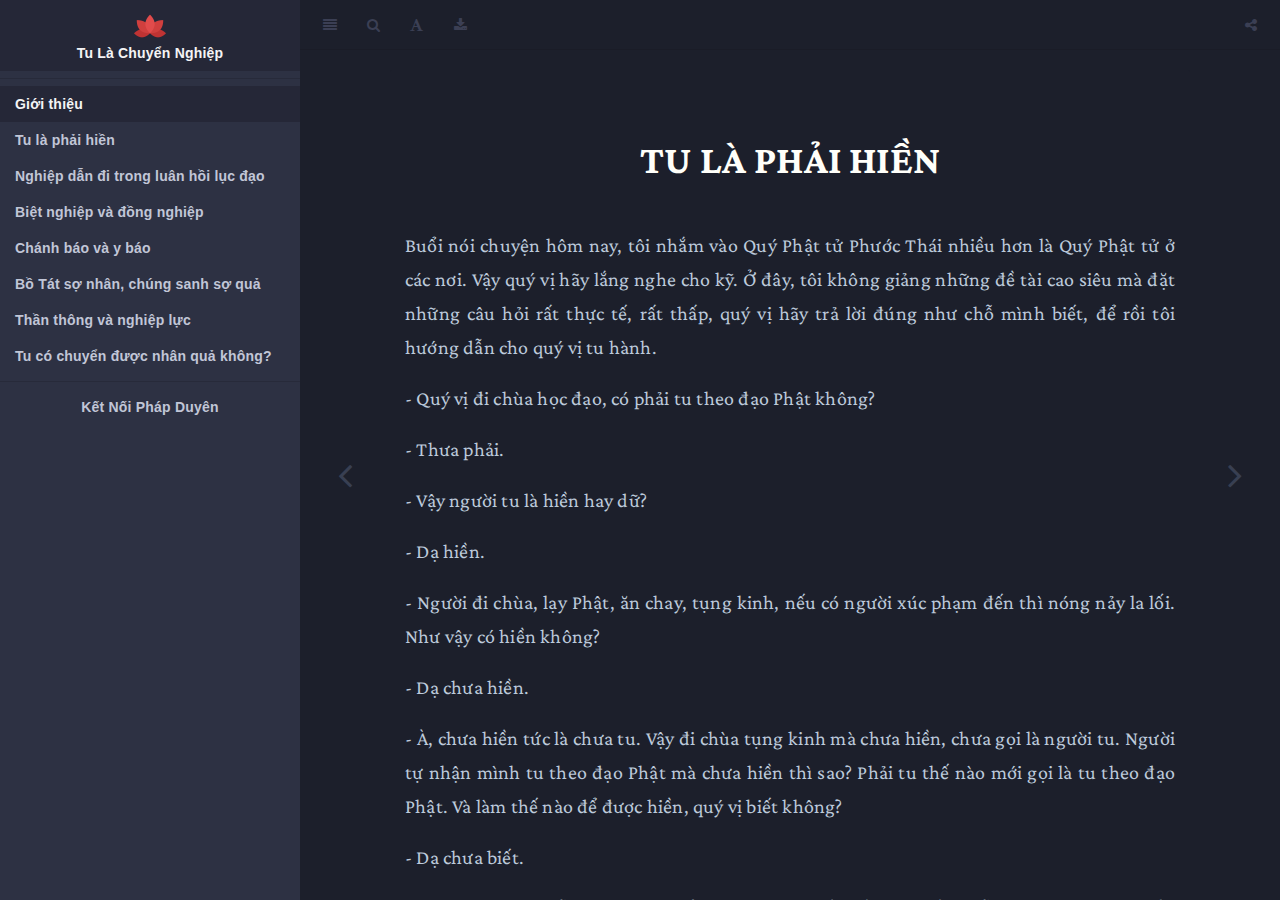
<file: docs/tu-la-phai-hien.html>
<!DOCTYPE html>
<html lang="vi" xml:lang="vi">
<head>

  <meta charset="utf-8" />
  <meta http-equiv="X-UA-Compatible" content="IE=edge" />
  <title>Tu là phải hiền | Tu Là Chuyển Nghiệp</title>
  <meta name="description" content="Tuyển tập 7 bài viết về Nghiệp trong Phật giáo" />
  <meta name="generator" content="bookdown 0.21 and GitBook 2.6.7" />

  <meta property="og:title" content="Tu là phải hiền | Tu Là Chuyển Nghiệp" />
  <meta property="og:type" content="book" />
  
  <meta property="og:image" content="images/thumbnail.jpg" />
  <meta property="og:image:width" content="1200" />
  <meta property="og:image:height" content="630" />
  <meta property="og:image:alt" content="Tu Là Chuyển Nghiệp - HT. Thích Thanh Từ" />
  <meta property="og:locale" content="vi_VN" />
  <meta property="og:site_name" content="Kết Nối Pháp Duyên" />
  <meta property="og:description" content="Tuyển tập 7 bài viết về Nghiệp trong Phật giáo" />

  <meta name="twitter:card" content="summary" />
  <meta name="twitter:title" content="Tu là phải hiền | Tu Là Chuyển Nghiệp" />
  
  <meta name="twitter:description" content="Tuyển tập 7 bài viết về Nghiệp trong Phật giáo" />
  <meta name="twitter:image" content="images/thumbnail.jpg" />

  <meta name="author" content="HT. Thích Thanh Từ" />

  <meta name="viewport" content="width=device-width, initial-scale=1" />
  <meta name="apple-mobile-web-app-capable" content="yes" />
  <meta name="apple-mobile-web-app-status-bar-style" content="black" />
  
<link rel="preconnect" href="https://cdn.jsdelivr.net">
<link rel="preconnect" href="https://fonts.googleapis.com">
<link rel="preconnect" href="https://fonts.gstatic.com" crossorigin>  
<link href="https://fonts.googleapis.com/css2?family=Crimson+Pro&family=Nunito+Sans&display=swap" rel="stylesheet">

<link rel="prev" href="index"/>
<link rel="next" href="nghiep-dan-di-trong-luan-hoi-luc-dao"/>
<script src="libs/header-attrs-2.10/header-attrs.js"></script>
<script src="libs/jquery-2.2.3/jquery.min.js"></script>
<link href="libs/gitbook-2.6.7/css/style.css" rel="stylesheet" />
<link href="libs/gitbook-2.6.7/css/plugin-table.css" rel="stylesheet" />
<link href="libs/gitbook-2.6.7/css/plugin-bookdown.css" rel="stylesheet" />
<link href="libs/gitbook-2.6.7/css/plugin-highlight.css" rel="stylesheet" />
<link href="libs/gitbook-2.6.7/css/plugin-search.css" rel="stylesheet" />
<link href="libs/gitbook-2.6.7/css/plugin-fontsettings.css" rel="stylesheet" />
<link href="libs/gitbook-2.6.7/css/plugin-clipboard.css" rel="stylesheet" />

<link rel="apple-touch-icon" sizes="180x180" href="images/apple-touch-icon.png">
<link rel="icon" type="image/png" sizes="32x32" href="images/favicon-32x32.png">
<link rel="icon" type="image/png" sizes="16x16" href="images/favicon-16x16.png">
<link rel="manifest" href="images/site.webmanifest">

<link rel="stylesheet" href="style.css" type="text/css" />
</head>

<body>

  <div class="book without-animation with-summary font-size-4 font-family-0" data-basepath=".">

    <div class="book-summary">
      <nav role="navigation">

<ul class="summary">
<li><center><a href="./"><center><img src="images/favicon-32x32.png" width="32px"/></center>Tu Là Chuyển Nghiệp</a></center></li>

<li class="divider"></li>
<li class="chapter" data-level="" data-path="index"><a href="index"><i class="fa fa-check"></i>Giới thiệu</a></li>
<li class="chapter" data-level="" data-path="tu-la-phai-hien"><a href="tu-la-phai-hien"><i class="fa fa-check"></i>Tu là phải hiền</a></li>
<li class="chapter" data-level="" data-path="nghiep-dan-di-trong-luan-hoi-luc-dao"><a href="nghiep-dan-di-trong-luan-hoi-luc-dao"><i class="fa fa-check"></i>Nghiệp dẫn đi trong luân hồi lục đạo</a></li>
<li class="chapter" data-level="" data-path="biet-nghiep-va-dong-nghiep"><a href="biet-nghiep-va-dong-nghiep"><i class="fa fa-check"></i>Biệt nghiệp và đồng nghiệp</a></li>
<li class="chapter" data-level="" data-path="chanh-bao-va-y-bao"><a href="chanh-bao-va-y-bao"><i class="fa fa-check"></i>Chánh báo và y báo</a></li>
<li class="chapter" data-level="" data-path="bo-tat-so-nhan-chung-sanh-so-qua"><a href="bo-tat-so-nhan-chung-sanh-so-qua"><i class="fa fa-check"></i>Bồ Tát sợ nhân, chúng sanh sợ quả</a></li>
<li class="chapter" data-level="" data-path="than-thong-va-nghiep-luc"><a href="than-thong-va-nghiep-luc"><i class="fa fa-check"></i>Thần thông và nghiệp lực</a></li>
<li class="chapter" data-level="" data-path="tu-co-chuyen-duoc-nhan-qua-khong"><a href="tu-co-chuyen-duoc-nhan-qua-khong"><i class="fa fa-check"></i>Tu có chuyển được nhân quả không?</a></li>

<li class="divider"></li>
<li><center><a href="https://phapduyen.github.io/" target="blank">Kết Nối Pháp Duyên</a></center></li>
</ul>

      </nav>
    </div>

    <div class="book-body">
      <div class="body-inner">
        <div class="book-header" role="navigation">
          <h1>
            <i class="fa fa-circle-o-notch fa-spin"></i><a href="./">Tu Là Chuyển Nghiệp</a>
          </h1>
        </div>

        <div class="page-wrapper" tabindex="-1" role="main">
          <div class="page-inner">

            <section class="normal" id="section-">
<div id="tu-la-phai-hien" class="section level1 unnumbered">
<h1>Tu là phải hiền</h1>
<p>Buổi nói chuyện hôm nay, tôi nhắm vào Quý Phật tử Phước Thái nhiều hơn là Quý Phật tử ở các nơi. Vậy quý vị hãy lắng nghe cho kỹ. Ở đây, tôi không giảng những đề tài cao siêu mà đặt những câu hỏi rất thực tế, rất thấp, quý vị hãy trả lời đúng như chỗ mình biết, để rồi tôi hướng dẫn cho quý vị tu hành.</p>
<p>- Quý vị đi chùa học đạo, có phải tu theo đạo Phật không?</p>
<p>- Thưa phải.</p>
<p>- Vậy người tu là hiền hay dữ?</p>
<p>- Dạ hiền.</p>
<p>- Người đi chùa, lạy Phật, ăn chay, tụng kinh, nếu có người xúc phạm đến thì nóng nảy la lối. Như vậy có hiền không?</p>
<p>- Dạ chưa hiền.</p>
<p>- À, chưa hiền tức là chưa tu. Vậy đi chùa tụng kinh mà chưa hiền, chưa gọi là người tu. Người tự nhận mình tu theo đạo Phật mà chưa hiền thì sao? Phải tu thế nào mới gọi là tu theo đạo Phật. Và làm thế nào để được hiền, quý vị biết không?</p>
<p>- Dạ chưa biết.</p>
<p>- Đây, tôi hướng dẫn cho quý vị để thành người hiền rất thực tế và dễ dàng. Theo tinh thần đạo Phật, tu là tu ở ba nghiệp: thân nghiệp, khẩu nghiệp và ý nghiệp.</p>
<p>Khi chưa biết tu, thân có khi làm lành, có lúc làm dữ; miệng có khi nói lời thiện, có lúc nói lời ác; ý có khi nghĩ tốt, có lúc nghĩ xấu.</p>
<p>Khi biết tu thì việc lành nên làm, việc dữ nên tránh. Lời thiện thì nói, lời ác thì chừa. Điều tốt thì nghĩ, điều xấu thì dừng. Người biết tu, thân không làm ác, miệng không nói ác, ý không nghĩ ác, đó là người hiền.</p>
<p>Tu chủ yếu không phải ăn chay nhiều. Vậy mà Phật tử cứ đua nhau ăn chay, cho ăn chay nhiều là tu, chứ không biết tu là chừa ba nghiệp ác. Nhân gian có câu ca dao để nhạo báng người ăn chay mà không hiền.</p>
<blockquote>
<p>Sân si nghiệp chướng không chừa<br />
Bo bo mà giữ tương dưa làm gì?</p>
</blockquote>
<p>Tham, sân, si là nghiệp chướng của thân, miệng và ý thì không chịu chừa bỏ, mà cứ đua nhau ăn chay, rồi cho đó là tu. Tu như vậy không đúng với chủ trương của đạo Phật. Tu là thân không làm ác, miệng không nói ác, ý không nghĩ ác.</p>
<p>Trong gia đình, nếu mọi người không biết tu thì cứ cãi và chửi bới gây phiền não cho nhau. Thậm chí, gây cãi không nguôi còn giận thì đánh đập. Đánh đập không thỏa mãn cơn giận thì tình nghĩa không còn. Mà tình nghĩa đã hết thì ly dị chia tay, gia đình đổ nát.</p>
<p>Nếu mọi người biết tu thì ý vừa khởi nghĩ ác liền biết xấu, chế ngự không dám nói lời nặng, không nói nặng thì đâu có cãi, không cãi thì làm gì có đánh đập, không đánh đập thì đâu có ly dị, gia đình thường an vui hạnh phúc.</p>
<p>Như vậy, nếu người biết tu thì ý không bao giờ nghĩ xấu cho ai, tâm không bực bội phiền não, lúc nào cũng vui vẻ an ổn. Nếu ý không nghĩ xấu thì miệng thân đâu có nói làm hung ác khiến cho người đau khổ. Mà không làm khổ người thì được người thương mến, người thương mến thì không hại, nếu có chuyện bất trắc thì được người giúp đỡ.</p>
<p>Khi đã biết tu thì thân, miệng, ý lúc nào cũng thiện. Ba nghiệp mà thiện thì tự thân được an vui, trong gia đình trên thuận dưới hòa, ngoài xã hội không gây xáo trộn sẽ được trật tự an bình. Như vậy, người biết tu, chẳng những chính bản thân mình được lợi ích, mà gia đình và xã hội cũng được lợi ích. Đó là người tu đúng theo lời Phật dạy.</p>
<p>Nếu chỉ biết ăn chay, tay lần tràng hạt, mỗi khi có ai xúc phạm đến thì la lối, chửi rủa không thua ai; người như thế không hiền, chưa phải là người tu. Do vậy, nên bị chế nhạo: <em>“Ngoài miệng thì nam mô, trong bụng thì chứa một bồ dao găm”.</em></p>
<p>Ngoài miệng thì niệm Phật lâm râm, nhưng trong tâm thì quá hung dữ. Thế nên, cho ăn chay nhiều, niệm Phật nhiều là tu mà không chịu chuyển thân, miệng, ý cho thiện thì làm trò cười cho thiên hạ. Vì vậy, khi nói tới tu, người Phật tử phải nhớ thân, miệng, ý phải thiện.</p>
<p>Phật dạy, tu một giờ, là được an vui hạnh phúc một giờ, tu một ngày là được an vui hạnh phúc một ngày, tu một năm là được an vui hạnh phúc một năm. Nhưng gần đây, có một số Phật tử nghĩ rằng ăn chay, đi chùa, làm công quả có phước nên ham đua nhau làm.</p>
<p>Ví dụ, trong gia đình, trung bình ăn chay một tháng bốn ngày. Vì nghe nói ăn chay có phước nhiều được khen, nên người vợ tăng thêm sáu ngày, rồi mười ngày… Chồng con ăn theo không nổi nên có chuyện xào xáo trong gia đình. Rồi than trách rằng mình muốn tu, muốn tiến mà bị quỉ nó phá, nó ngăn không cho tu tiến. Người nghĩ nói như vậy có tu không? Tu mà ý khởi nghĩ ác, miệng chửi chồng con là quỉ. Như vậy, chưa phải là người Phật tử chân chính.</p>
<p>Người Phật tử chân chính không đặt nặng việc đi chùa thường xuyên, tụng kinh giỏi, ăn chay nhiều, mà phải biết tu ba nghiệp thân, khẩu, ý cho thiện. Tức là chuyển ba nghiệp ác thành ba nghiệp thiện. Đi chùa, niệm Phật, ăn chay là phải nhớ từng hành động, từng lời nói, từng ý nghĩ luôn luôn phải thiện. Như vậy, có lúc nào là không tu.</p>
<p>Chẳng hạn, thân cuốc cỏ, xưa thấy rắn thì lấy cuốc đập chết, nay thấy rắn tránh không đập, đó là chuyển nghiệp thân ác thành thiện. Xưa khi tiếp xúc với bạn bè, họ nói lời hung dữ làm mình tức giận, bèn nói nặng lời cho bõ ghét. Nhưng nay nhớ mình là người tu, không được lớn tiếng gây cãi, nên im lặng mà nhẫn nhịn. Đó là chuyển nghiệp khẩu ác thành thiện. Lúc ngồi một mình, vừa khởi nghĩ xấu về người liền hổ thẹn, dừng không nghĩ nữa. Đó là chuyển nghiệp ý ác thành thiện.</p>
<p>Tu như vậy, đâu có đợi vô chùa tụng kinh lạy Phật mới tu, mà giờ nào, ở đâu tu cũng được. Thế mới đúng ý nghĩa tu của đạo Phật. Nếu hiểu và tu như vậy, thì lo gì mai kia không được về cõi Phật. Trong kinh có câu:</p>
<blockquote>
<p>Tam nghiệp hằng thanh tịnh<br />
Đồng Phật vãng Tây phương</p>
</blockquote>
<p>Ba nghiệp mà hằng trong sạch thì đồng với Phật, về cõi Phật. Nếu không bỏ ba nghiệp ác mà cố niệm Phật nhiều, cầu Phật A-Di-Dà rước về Cực Lạc, cũng không được rước về. Vì ba nghiệp còn ác thì về đó cứ gây cãi, đánh đập hoài biến cõi Cực Lạc thành cõi Ta Bà khổ hay sao?</p>
<p>Vậy, tu cốt là chuyển ba nghiệp ác thành ba nghiệp thiện là bước đầu, tụng kinh niệm Phật là bước kế tiếp. Bước đầu là nền tảng mà không thực hiện trước, lại đi bước thứ hai, giống như cất nhà lầu mà không xây nền móng, nhất định cái nhà sẽ đổ không thành.</p>
<p>Lại cũng có nhiều Phật tử đi chùa lâu năm, ăn chay, niệm Phật, nếu con cháu có làm gì phật ý thì mắng chửi không tiếc lời, khiến cho con cháu buồn không thương mến. Rồi viện cớ là chỉ hiền với người ngoài thôi, đối với con cháu trong nhà phải khó, phải dữ nó mới sợ. Người Phật tử nói vậy là không đúng. Tu là phải hiền, hiền với tất cả mọi người, từ trong nhà cho đến ngoài xã hội. Giả sử con cháu có làm bậy, làm sai, thì nên ôn tồn nhỏ nhẹ khuyên dạy con cháu. Đừng nên chửi bới la rầy, vì lúc nóng giận không kiểm soát được ý nghĩ, lời nói, sẽ nói bậy. Mà nói bậy thì mất uy tín với con cháu.</p>
<p>Kinh Phật ví dụ một Trưởng giả có tất cả bốn bà vợ. Người thứ nhất rất trung thành với ông, thế mà suốt ngày ông không nghĩ tới. Người vợ thứ hai được ông lưu ý chút ít. Người vợ thứ ba được ông nhắc nhở liền miệng. Người vợ thứ tư thì ông ở đâu bà có mặt ở nơi đó, không rời một gang tấc. Một hôm ông đau nặng sắp chết, hỏi cả bốn người vợ:</p>
<p>- Tôi sắp chết, trong bốn bà có ai nguyện chết theo tôi không?</p>
<p>Vợ thứ tư lên tiếng trước:</p>
<p>- Bình thường ông ở đâu thì có mặt tôi ở đó. Bây giờ ông chết, tôi xin đưa ông tới cửa.</p>
<p>Vợ thứ ba lên tiếng tiếp:</p>
<p>- Bình thường tôi được ông lưu ý nhắc nhở liền miệng. Bây giờ ông chết, tôi xin đưa ông tới cổng.</p>
<p>Vợ thứ hai nói:</p>
<p>- Bình thường tôi cũng được ông nhắc nhở. Bây giờ ông chết, tôi xin đưa ông tới mộ.</p>
<p>Vợ thứ nhất nói:</p>
<p>- Bình thường tuy ông không nghĩ tới, nhưng bây giờ ông chết, tôi nguyện chết theo ông.</p>
<p>Quý vị thấy ông Trưởng giả quá bất công và bội bạc. Người thương mình, trung thành với mình thì lơ là không nghĩ đến. Người thương ít thì luôn luôn theo dõi không rời. Ông Trưởng giả bất công bội bạc này, Phật dụ cho mỗi người chúng ta.</p>
<p>Người vợ thứ tư, Phật dụ cho tiền bạc. Chúng ta ở nhà hay đi đâu đều có tiền trong túi không thể thiếu nó. Nhưng khi chúng ta chết thì nó nằm trong tủ hoặc ở nơi rương thuộc phạm vi trong nhà. Vì vậy mà nói đưa tới cửa.</p>
<p>Người vợ thứ ba dụ cho của cải sự nghiệp, nhà cửa. Nó nằm ở trong phạm vi vòng rào nhà, nên nói đưa tới cổng.</p>
<p>Người vợ thứ hai dụ cho công danh, chức tước. Khi đưa quan tài người chết tới huyệt thì đọc điếu văn kể công trạng rồi mới hạ huyệt chôn cất, nên nói đưa tới mộ.</p>
<p>Người vợ thứ nhất dụ cho nghiệp lành hay nghiệp dữ theo mình như hình với bóng. Có mình ở đâu thì có nó ở đó không rời nhau, nên mới tình nguyện chết theo.</p>
<p>Tác động của thân, khẩu, ý lặp tới lặp lui nhiều lần gọi là nghiệp. Người dạy học hằng ngày thì gọi là nghề giáo hay nghiệp giáo. Người cùng làm một việc thì gọi là bạn đồng nghiệp. Có người là có nghiệp. Người nghiệp không rời nhau.</p>
<p>Giả sử như ông thầy giáo đi đường có mang theo một số tiền của. Bất thần ông bị tai nạn, bao nhiêu tiền ông mang theo bị mất hết. Nhưng nghiệp dạy học vẫn còn không mất, về nhà vẫn đến trường dạy học trò. Như vậy, tiền của và tài sản là cái ngoài mình nên bị mất dễ dàng, không thể giữ được mãi mãi. Còn nghiệp là cái không ngoài mình nên chẳng bao giờ mất. Thế mà trong cuộc sống hằng ngày, mọi người đều nghĩ làm sao cho có tiền, làm sao cho có của. Nếu có tiền, có của rồi thì muốn có địa vị, danh vọng. Trong ba thứ đó, nghĩ tới tiền nhiều nhất, rồi tới của cải, danh vọng. Khi chết, thì tiền của từ giã mình trước nhất, tức là khi chết nó ở lại chứ không theo mình.</p>
<p>Trong đời này không ai là (người) không chết. Hoặc chết sớm, hoặc chết muộn. Khi chết thì không ai đem được tiền của theo, chỉ có nghiệp lành hay nghiệp dữ theo mà thôi. Thế nên, nếu là người Phật tử khôn ngoan sáng suốt, dù có làm ra nhiều tiền của mà làm ác thì nhất định không làm. Vì khi chết không cứu được tội khổ mà phải để lại tất cả, chỉ có một mình mình chịu quả báo khổ đau. Nghĩ và nói ác mà đem lại lợi lộc cho mình thì cũng không nói. Như thế không bị tiền tài sai sử tạo nghiệp ác.</p>
<p>Ngày nay không gây tạo tội lỗi, không bị người chê trách, mai kia chết đi cũng nhẹ nhàng thảnh thơi. Ca dao có câu:</p>
<blockquote>
<p>Bởi chừng kiếp trước khéo tu,<br />
Ngày nay con cái võng dù nghênh ngang</p>
</blockquote>
<p>Do kiếp trước khéo tu nên ngày nay con cháu mới sang trọng. Nếu hiện tại không chịu tu thì con cháu về sau khổ. Để thấy chúng ta tu là tạo cho cuộc sống hiện tại an vui, ngày mai lại càng an vui tốt đẹp hơn. Vậy, biết tu là thường nhớ tới nghiệp, để tránh nghiệp ác, làm nghiệp lành, hơn là nhớ tới tiền của, vật chất. Tuy trong cuộc sống, chúng ta phải làm ra tiền mới sống được, nhưng phải làm cho công bằng lương thiện. Mình an vui, người không khổ, hiện tại mình hạnh phúc, mai sau cũng an lành. Vậy, tu không phải là mong cầu cái gì cao siêu huyền bí, mà ngay trong thực tế thường làm lợi mình, lợi người một cách cụ thể, không mơ hồ viễn vông.</p>
<p>Đạo Phật chủ trương tu là để giải thoát, song nói giải thoát có vẻ xa vời quá! Nhưng nếu thực tế, thân chúng ta không làm ác là giải thoát được cái khổ nghiệp ác của thân. Vì nếu cướp của giết người thì bị cái khổ đánh đập tù tội. Bây giờ không tạo nghiệp ác ấy thì thân được lành mạnh tự do, đó là giải thoát nghiệp ác của thân.</p>
<p>Nếu miệng không nói lời hung dữ ác độc thì giải thoát được nghiệp ác của miệng. Ý không nghĩ ác thì giải thoát được tâm niệm xấu xa, buồn ghét người khác. Tuy không hoàn toàn giải thoát nhưng có giải thoát từng phần. Tu ít thì giải thoát ít, tu nhiều thì giải thoát nhiều, có tu là có bớt khổ. Chẳng những bớt khổ trong đời này mà trong đời sau còn được an vui nữa. Nên người biết tu không sợ chết. Vì ai cũng phải chết, và biết rằng mình không tạo nghiệp ác thường tạo nghiệp lành, sau khi chết sẽ an vui chớ không khổ. Tuy nhiên, đừng vì muốn giải thoát mà liều chết sớm để được khỏe được sướng thì không đúng với tinh thần giải thoát của đạo Phật.</p>
<p>Thông thường thì người đời tham sống sợ chết, nên nghe nói chết thì rất sợ. Nhưng người biết tu thì ngay cuộc sống hiện tại lúc nào cũng an vui, khi chết đến thì bình thản không loạn động, nên không muốn chết sớm mà cũng không sợ chết. Vì vậy mà Phật tổ mới dạy chúng ta tu, tu là nguồn cội hạnh phúc, hết phiền não, hết khổ đau.</p>
<p>Kể từ ngày nay, quý Phật tử ở gần thiền viện, mỗi tháng hai lần vào ngày rằm và ba mươi nên đi chùa sám hối và nghe quý thầy giảng để biết phương hướng mà tu tập. Nghe một lần tuy biết đó, nhưng vì cái bệnh chúng sanh hay quên, nên mỗi tháng phải đi hai lần, nhờ các thầy nhắc nhở, luôn ghi nhớ mới tinh tấn mà tu hành.</p>

</div>
            </section>

          </div>
        </div>
      </div>
<a href="index" class="navigation navigation-prev " aria-label="Previous page"><i class="fa fa-angle-left"></i></a>
<a href="nghiep-dan-di-trong-luan-hoi-luc-dao" class="navigation navigation-next " aria-label="Next page"><i class="fa fa-angle-right"></i></a>
    </div>
  </div>
<script src="libs/gitbook-2.6.7/js/app.min.js"></script>
<script src="libs/gitbook-2.6.7/js/lunr.js"></script>
<script src="libs/gitbook-2.6.7/js/clipboard.min.js"></script>
<script src="libs/gitbook-2.6.7/js/plugin-search.js"></script>
<script src="libs/gitbook-2.6.7/js/plugin-sharing.js"></script>
<script src="libs/gitbook-2.6.7/js/plugin-fontsettings.js"></script>
<script src="libs/gitbook-2.6.7/js/plugin-bookdown.js"></script>
<script src="libs/gitbook-2.6.7/js/jquery.highlight.js"></script>
<script src="libs/gitbook-2.6.7/js/plugin-clipboard.js"></script>
<script>
gitbook.require(["gitbook"], function(gitbook) {
gitbook.start({
"sharing": {
"github": false,
"facebook": false,
"twitter": false,
"linkedin": false,
"weibo": false,
"instapaper": false,
"vk": false,
"all": ["facebook", "twitter", "linkedin", "weibo", "instapaper"]
},
"fontsettings": {
"theme": "night",
"family": "serif",
"size": 4
},
"edit": {
"link": null,
"text": null
},
"history": {
"link": null,
"text": null
},
"view": {
"link": null,
"text": null
},
"download": ["tu-la-chuyen-nghiep.epub", "tu-la-chuyen-nghiep.pdf"],
"toc": {
"collapse": "section"
},
"info": false
});
});
</script>

</body>

</html>
</file>
<file: docs/libs/gitbook-2.6.7/css/plugin-table.css>
.book .book-body .page-wrapper .page-inner section.normal table{display:table;width:100%;border-collapse:collapse;border-spacing:0;overflow:auto}.book .book-body .page-wrapper .page-inner section.normal table td,.book .book-body .page-wrapper .page-inner section.normal table th{padding:6px 13px;border:1px solid #ddd}.book .book-body .page-wrapper .page-inner section.normal table tr{background-color:#fff;border-top:1px solid #ccc}.book .book-body .page-wrapper .page-inner section.normal table tr:nth-child(2n){background-color:#f8f8f8}.book .book-body .page-wrapper .page-inner section.normal table th{font-weight:700}
</file>
<file: docs/libs/gitbook-2.6.7/css/plugin-bookdown.css>
.book .book-header h1 {
  padding-left: 20px;
  padding-right: 20px;
}
.book .book-header.fixed {
  position: fixed;
  right: 0;
  top: 0;
  left: 0;
  border-bottom: 1px solid rgba(0,0,0,.07);
}
span.search-highlight {
  background-color: #ffff88;
}
@media (min-width: 600px) {
  .book.with-summary .book-header.fixed {
    left: 300px;
  }
}
@media (max-width: 1240px) {
  .book .book-body.fixed {
    top: 50px;
  }
  .book .book-body.fixed .body-inner {
    top: auto;
  }
}
@media (max-width: 600px) {
  .book.with-summary .book-header.fixed {
    left: calc(100% - 60px);
    min-width: 300px;
  }
  .book.with-summary .book-body {
    transform: none;
    left: calc(100% - 60px);
    min-width: 300px;
  }
  .book .book-body.fixed {
    top: 0;
  }
}

.book .book-body.fixed .body-inner {
  top: 50px;
}
.book .book-body .page-wrapper .page-inner section.normal sub, .book .book-body .page-wrapper .page-inner section.normal sup {
  font-size: 85%;
}

@media print {
  .book .book-summary, .book .book-body .book-header, .fa {
    display: none !important;
  }
  .book .book-body.fixed {
    left: 0px;
  }
  .book .book-body,.book .book-body .body-inner, .book.with-summary {
    overflow: visible !important;
  }
}
.kable_wrapper {
  border-spacing: 20px 0;
  border-collapse: separate;
  border: none;
  margin: auto;
}
.kable_wrapper > tbody > tr > td {
  vertical-align: top;
}
.book .book-body .page-wrapper .page-inner section.normal table tr.header {
  border-top-width: 2px;
}
.book .book-body .page-wrapper .page-inner section.normal table tr:last-child td {
  border-bottom-width: 2px;
}
.book .book-body .page-wrapper .page-inner section.normal table td, .book .book-body .page-wrapper .page-inner section.normal table th {
  border-left: none;
  border-right: none;
}
.book .book-body .page-wrapper .page-inner section.normal table.kable_wrapper > tbody > tr, .book .book-body .page-wrapper .page-inner section.normal table.kable_wrapper > tbody > tr > td {
  border-top: none;
}
.book .book-body .page-wrapper .page-inner section.normal table.kable_wrapper > tbody > tr:last-child > td {
    border-bottom: none;
}

div.theorem, div.lemma, div.corollary, div.proposition, div.conjecture {
  font-style: italic;
}
span.theorem, span.lemma, span.corollary, span.proposition, span.conjecture {
  font-style: normal;
}
div.proof>*:last-child:after {
  content: "\25a2";
  float: right;
}
.header-section-number {
  padding-right: .5em;
}
</file>
<file: docs/libs/gitbook-2.6.7/css/plugin-highlight.css>
.book .book-body .page-wrapper .page-inner section.normal pre,
.book .book-body .page-wrapper .page-inner section.normal code {
  /* http://jmblog.github.com/color-themes-for-google-code-highlightjs */
  /* Tomorrow Comment */
  /* Tomorrow Red */
  /* Tomorrow Orange */
  /* Tomorrow Yellow */
  /* Tomorrow Green */
  /* Tomorrow Aqua */
  /* Tomorrow Blue */
  /* Tomorrow Purple */
}
.book .book-body .page-wrapper .page-inner section.normal pre .hljs-comment,
.book .book-body .page-wrapper .page-inner section.normal code .hljs-comment,
.book .book-body .page-wrapper .page-inner section.normal pre .hljs-title,
.book .book-body .page-wrapper .page-inner section.normal code .hljs-title {
  color: #8e908c;
}
.book .book-body .page-wrapper .page-inner section.normal pre .hljs-variable,
.book .book-body .page-wrapper .page-inner section.normal code .hljs-variable,
.book .book-body .page-wrapper .page-inner section.normal pre .hljs-attribute,
.book .book-body .page-wrapper .page-inner section.normal code .hljs-attribute,
.book .book-body .page-wrapper .page-inner section.normal pre .hljs-tag,
.book .book-body .page-wrapper .page-inner section.normal code .hljs-tag,
.book .book-body .page-wrapper .page-inner section.normal pre .hljs-regexp,
.book .book-body .page-wrapper .page-inner section.normal code .hljs-regexp,
.book .book-body .page-wrapper .page-inner section.normal pre .ruby .hljs-constant,
.book .book-body .page-wrapper .page-inner section.normal code .ruby .hljs-constant,
.book .book-body .page-wrapper .page-inner section.normal pre .xml .hljs-tag .hljs-title,
.book .book-body .page-wrapper .page-inner section.normal code .xml .hljs-tag .hljs-title,
.book .book-body .page-wrapper .page-inner section.normal pre .xml .hljs-pi,
.book .book-body .page-wrapper .page-inner section.normal code .xml .hljs-pi,
.book .book-body .page-wrapper .page-inner section.normal pre .xml .hljs-doctype,
.book .book-body .page-wrapper .page-inner section.normal code .xml .hljs-doctype,
.book .book-body .page-wrapper .page-inner section.normal pre .html .hljs-doctype,
.book .book-body .page-wrapper .page-inner section.normal code .html .hljs-doctype,
.book .book-body .page-wrapper .page-inner section.normal pre .css .hljs-id,
.book .book-body .page-wrapper .page-inner section.normal code .css .hljs-id,
.book .book-body .page-wrapper .page-inner section.normal pre .css .hljs-class,
.book .book-body .page-wrapper .page-inner section.normal code .css .hljs-class,
.book .book-body .page-wrapper .page-inner section.normal pre .css .hljs-pseudo,
.book .book-body .page-wrapper .page-inner section.normal code .css .hljs-pseudo {
  color: #c82829;
}
.book .book-body .page-wrapper .page-inner section.normal pre .hljs-number,
.book .book-body .page-wrapper .page-inner section.normal code .hljs-number,
.book .book-body .page-wrapper .page-inner section.normal pre .hljs-preprocessor,
.book .book-body .page-wrapper .page-inner section.normal code .hljs-preprocessor,
.book .book-body .page-wrapper .page-inner section.normal pre .hljs-pragma,
.book .book-body .page-wrapper .page-inner section.normal code .hljs-pragma,
.book .book-body .page-wrapper .page-inner section.normal pre .hljs-built_in,
.book .book-body .page-wrapper .page-inner section.normal code .hljs-built_in,
.book .book-body .page-wrapper .page-inner section.normal pre .hljs-literal,
.book .book-body .page-wrapper .page-inner section.normal code .hljs-literal,
.book .book-body .page-wrapper .page-inner section.normal pre .hljs-params,
.book .book-body .page-wrapper .page-inner section.normal code .hljs-params,
.book .book-body .page-wrapper .page-inner section.normal pre .hljs-constant,
.book .book-body .page-wrapper .page-inner section.normal code .hljs-constant {
  color: #f5871f;
}
.book .book-body .page-wrapper .page-inner section.normal pre .ruby .hljs-class .hljs-title,
.book .book-body .page-wrapper .page-inner section.normal code .ruby .hljs-class .hljs-title,
.book .book-body .page-wrapper .page-inner section.normal pre .css .hljs-rules .hljs-attribute,
.book .book-body .page-wrapper .page-inner section.normal code .css .hljs-rules .hljs-attribute {
  color: #eab700;
}
.book .book-body .page-wrapper .page-inner section.normal pre .hljs-string,
.book .book-body .page-wrapper .page-inner section.normal code .hljs-string,
.book .book-body .page-wrapper .page-inner section.normal pre .hljs-value,
.book .book-body .page-wrapper .page-inner section.normal code .hljs-value,
.book .book-body .page-wrapper .page-inner section.normal pre .hljs-inheritance,
.book .book-body .page-wrapper .page-inner section.normal code .hljs-inheritance,
.book .book-body .page-wrapper .page-inner section.normal pre .hljs-header,
.book .book-body .page-wrapper .page-inner section.normal code .hljs-header,
.book .book-body .page-wrapper .page-inner section.normal pre .ruby .hljs-symbol,
.book .book-body .page-wrapper .page-inner section.normal code .ruby .hljs-symbol,
.book .book-body .page-wrapper .page-inner section.normal pre .xml .hljs-cdata,
.book .book-body .page-wrapper .page-inner section.normal code .xml .hljs-cdata {
  color: #718c00;
}
.book .book-body .page-wrapper .page-inner section.normal pre .css .hljs-hexcolor,
.book .book-body .page-wrapper .page-inner section.normal code .css .hljs-hexcolor {
  color: #3e999f;
}
.book .book-body .page-wrapper .page-inner section.normal pre .hljs-function,
.book .book-body .page-wrapper .page-inner section.normal code .hljs-function,
.book .book-body .page-wrapper .page-inner section.normal pre .python .hljs-decorator,
.book .book-body .page-wrapper .page-inner section.normal code .python .hljs-decorator,
.book .book-body .page-wrapper .page-inner section.normal pre .python .hljs-title,
.book .book-body .page-wrapper .page-inner section.normal code .python .hljs-title,
.book .book-body .page-wrapper .page-inner section.normal pre .ruby .hljs-function .hljs-title,
.book .book-body .page-wrapper .page-inner section.normal code .ruby .hljs-function .hljs-title,
.book .book-body .page-wrapper .page-inner section.normal pre .ruby .hljs-title .hljs-keyword,
.book .book-body .page-wrapper .page-inner section.normal code .ruby .hljs-title .hljs-keyword,
.book .book-body .page-wrapper .page-inner section.normal pre .perl .hljs-sub,
.book .book-body .page-wrapper .page-inner section.normal code .perl .hljs-sub,
.book .book-body .page-wrapper .page-inner section.normal pre .javascript .hljs-title,
.book .book-body .page-wrapper .page-inner section.normal code .javascript .hljs-title,
.book .book-body .page-wrapper .page-inner section.normal pre .coffeescript .hljs-title,
.book .book-body .page-wrapper .page-inner section.normal code .coffeescript .hljs-title {
  color: #4271ae;
}
.book .book-body .page-wrapper .page-inner section.normal pre .hljs-keyword,
.book .book-body .page-wrapper .page-inner section.normal code .hljs-keyword,
.book .book-body .page-wrapper .page-inner section.normal pre .javascript .hljs-function,
.book .book-body .page-wrapper .page-inner section.normal code .javascript .hljs-function {
  color: #8959a8;
}
.book .book-body .page-wrapper .page-inner section.normal pre .hljs,
.book .book-body .page-wrapper .page-inner section.normal code .hljs {
  display: block;
  background: white;
  color: #4d4d4c;
  padding: 0.5em;
}
.book .book-body .page-wrapper .page-inner section.normal pre .coffeescript .javascript,
.book .book-body .page-wrapper .page-inner section.normal code .coffeescript .javascript,
.book .book-body .page-wrapper .page-inner section.normal pre .javascript .xml,
.book .book-body .page-wrapper .page-inner section.normal code .javascript .xml,
.book .book-body .page-wrapper .page-inner section.normal pre .tex .hljs-formula,
.book .book-body .page-wrapper .page-inner section.normal code .tex .hljs-formula,
.book .book-body .page-wrapper .page-inner section.normal pre .xml .javascript,
.book .book-body .page-wrapper .page-inner section.normal code .xml .javascript,
.book .book-body .page-wrapper .page-inner section.normal pre .xml .vbscript,
.book .book-body .page-wrapper .page-inner section.normal code .xml .vbscript,
.book .book-body .page-wrapper .page-inner section.normal pre .xml .css,
.book .book-body .page-wrapper .page-inner section.normal code .xml .css,
.book .book-body .page-wrapper .page-inner section.normal pre .xml .hljs-cdata,
.book .book-body .page-wrapper .page-inner section.normal code .xml .hljs-cdata {
  opacity: 0.5;
}
.book.color-theme-1 .book-body .page-wrapper .page-inner section.normal pre,
.book.color-theme-1 .book-body .page-wrapper .page-inner section.normal code {
  /*

Orginal Style from ethanschoonover.com/solarized (c) Jeremy Hull <sourdrums@gmail.com>

*/
  /* Solarized Green */
  /* Solarized Cyan */
  /* Solarized Blue */
  /* Solarized Yellow */
  /* Solarized Orange */
  /* Solarized Red */
  /* Solarized Violet */
}
.book.color-theme-1 .book-body .page-wrapper .page-inner section.normal pre .hljs,
.book.color-theme-1 .book-body .page-wrapper .page-inner section.normal code .hljs {
  display: block;
  padding: 0.5em;
  background: #fdf6e3;
  color: #657b83;
}
.book.color-theme-1 .book-body .page-wrapper .page-inner section.normal pre .hljs-comment,
.book.color-theme-1 .book-body .page-wrapper .page-inner section.normal code .hljs-comment,
.book.color-theme-1 .book-body .page-wrapper .page-inner section.normal pre .hljs-template_comment,
.book.color-theme-1 .book-body .page-wrapper .page-inner section.normal code .hljs-template_comment,
.book.color-theme-1 .book-body .page-wrapper .page-inner section.normal pre .diff .hljs-header,
.book.color-theme-1 .book-body .page-wrapper .page-inner section.normal code .diff .hljs-header,
.book.color-theme-1 .book-body .page-wrapper .page-inner section.normal pre .hljs-doctype,
.book.color-theme-1 .book-body .page-wrapper .page-inner section.normal code .hljs-doctype,
.book.color-theme-1 .book-body .page-wrapper .page-inner section.normal pre .hljs-pi,
.book.color-theme-1 .book-body .page-wrapper .page-inner section.normal code .hljs-pi,
.book.color-theme-1 .book-body .page-wrapper .page-inner section.normal pre .lisp .hljs-string,
.book.color-theme-1 .book-body .page-wrapper .page-inner section.normal code .lisp .hljs-string,
.book.color-theme-1 .book-body .page-wrapper .page-inner section.normal pre .hljs-javadoc,
.book.color-theme-1 .book-body .page-wrapper .page-inner section.normal code .hljs-javadoc {
  color: #93a1a1;
}
.book.color-theme-1 .book-body .page-wrapper .page-inner section.normal pre .hljs-keyword,
.book.color-theme-1 .book-body .page-wrapper .page-inner section.normal code .hljs-keyword,
.book.color-theme-1 .book-body .page-wrapper .page-inner section.normal pre .hljs-winutils,
.book.color-theme-1 .book-body .page-wrapper .page-inner section.normal code .hljs-winutils,
.book.color-theme-1 .book-body .page-wrapper .page-inner section.normal pre .method,
.book.color-theme-1 .book-body .page-wrapper .page-inner section.normal code .method,
.book.color-theme-1 .book-body .page-wrapper .page-inner section.normal pre .hljs-addition,
.book.color-theme-1 .book-body .page-wrapper .page-inner section.normal code .hljs-addition,
.book.color-theme-1 .book-body .page-wrapper .page-inner section.normal pre .css .hljs-tag,
.book.color-theme-1 .book-body .page-wrapper .page-inner section.normal code .css .hljs-tag,
.book.color-theme-1 .book-body .page-wrapper .page-inner section.normal pre .hljs-request,
.book.color-theme-1 .book-body .page-wrapper .page-inner section.normal code .hljs-request,
.book.color-theme-1 .book-body .page-wrapper .page-inner section.normal pre .hljs-status,
.book.color-theme-1 .book-body .page-wrapper .page-inner section.normal code .hljs-status,
.book.color-theme-1 .book-body .page-wrapper .page-inner section.normal pre .nginx .hljs-title,
.book.color-theme-1 .book-body .page-wrapper .page-inner section.normal code .nginx .hljs-title {
  color: #859900;
}
.book.color-theme-1 .book-body .page-wrapper .page-inner section.normal pre .hljs-number,
.book.color-theme-1 .book-body .page-wrapper .page-inner section.normal code .hljs-number,
.book.color-theme-1 .book-body .page-wrapper .page-inner section.normal pre .hljs-command,
.book.color-theme-1 .book-body .page-wrapper .page-inner section.normal code .hljs-command,
.book.color-theme-1 .book-body .page-wrapper .page-inner section.normal pre .hljs-string,
.book.color-theme-1 .book-body .page-wrapper .page-inner section.normal code .hljs-string,
.book.color-theme-1 .book-body .page-wrapper .page-inner section.normal pre .hljs-tag .hljs-value,
.book.color-theme-1 .book-body .page-wrapper .page-inner section.normal code .hljs-tag .hljs-value,
.book.color-theme-1 .book-body .page-wrapper .page-inner section.normal pre .hljs-rules .hljs-value,
.book.color-theme-1 .book-body .page-wrapper .page-inner section.normal code .hljs-rules .hljs-value,
.book.color-theme-1 .book-body .page-wrapper .page-inner section.normal pre .hljs-phpdoc,
.book.color-theme-1 .book-body .page-wrapper .page-inner section.normal code .hljs-phpdoc,
.book.color-theme-1 .book-body .page-wrapper .page-inner section.normal pre .tex .hljs-formula,
.book.color-theme-1 .book-body .page-wrapper .page-inner section.normal code .tex .hljs-formula,
.book.color-theme-1 .book-body .page-wrapper .page-inner section.normal pre .hljs-regexp,
.book.color-theme-1 .book-body .page-wrapper .page-inner section.normal code .hljs-regexp,
.book.color-theme-1 .book-body .page-wrapper .page-inner section.normal pre .hljs-hexcolor,
.book.color-theme-1 .book-body .page-wrapper .page-inner section.normal code .hljs-hexcolor,
.book.color-theme-1 .book-body .page-wrapper .page-inner section.normal pre .hljs-link_url,
.book.color-theme-1 .book-body .page-wrapper .page-inner section.normal code .hljs-link_url {
  color: #2aa198;
}
.book.color-theme-1 .book-body .page-wrapper .page-inner section.normal pre .hljs-title,
.book.color-theme-1 .book-body .page-wrapper .page-inner section.normal code .hljs-title,
.book.color-theme-1 .book-body .page-wrapper .page-inner section.normal pre .hljs-localvars,
.book.color-theme-1 .book-body .page-wrapper .page-inner section.normal code .hljs-localvars,
.book.color-theme-1 .book-body .page-wrapper .page-inner section.normal pre .hljs-chunk,
.book.color-theme-1 .book-body .page-wrapper .page-inner section.normal code .hljs-chunk,
.book.color-theme-1 .book-body .page-wrapper .page-inner section.normal pre .hljs-decorator,
.book.color-theme-1 .book-body .page-wrapper .page-inner section.normal code .hljs-decorator,
.book.color-theme-1 .book-body .page-wrapper .page-inner section.normal pre .hljs-built_in,
.book.color-theme-1 .book-body .page-wrapper .page-inner section.normal code .hljs-built_in,
.book.color-theme-1 .book-body .page-wrapper .page-inner section.normal pre .hljs-identifier,
.book.color-theme-1 .book-body .page-wrapper .page-inner section.normal code .hljs-identifier,
.book.color-theme-1 .book-body .page-wrapper .page-inner section.normal pre .vhdl .hljs-literal,
.book.color-theme-1 .book-body .page-wrapper .page-inner section.normal code .vhdl .hljs-literal,
.book.color-theme-1 .book-body .page-wrapper .page-inner section.normal pre .hljs-id,
.book.color-theme-1 .book-body .page-wrapper .page-inner section.normal code .hljs-id,
.book.color-theme-1 .book-body .page-wrapper .page-inner section.normal pre .css .hljs-function,
.book.color-theme-1 .book-body .page-wrapper .page-inner section.normal code .css .hljs-function {
  color: #268bd2;
}
.book.color-theme-1 .book-body .page-wrapper .page-inner section.normal pre .hljs-attribute,
.book.color-theme-1 .book-body .page-wrapper .page-inner section.normal code .hljs-attribute,
.book.color-theme-1 .book-body .page-wrapper .page-inner section.normal pre .hljs-variable,
.book.color-theme-1 .book-body .page-wrapper .page-inner section.normal code .hljs-variable,
.book.color-theme-1 .book-body .page-wrapper .page-inner section.normal pre .lisp .hljs-body,
.book.color-theme-1 .book-body .page-wrapper .page-inner section.normal code .lisp .hljs-body,
.book.color-theme-1 .book-body .page-wrapper .page-inner section.normal pre .smalltalk .hljs-number,
.book.color-theme-1 .book-body .page-wrapper .page-inner section.normal code .smalltalk .hljs-number,
.book.color-theme-1 .book-body .page-wrapper .page-inner section.normal pre .hljs-constant,
.book.color-theme-1 .book-body .page-wrapper .page-inner section.normal code .hljs-constant,
.book.color-theme-1 .book-body .page-wrapper .page-inner section.normal pre .hljs-class .hljs-title,
.book.color-theme-1 .book-body .page-wrapper .page-inner section.normal code .hljs-class .hljs-title,
.book.color-theme-1 .book-body .page-wrapper .page-inner section.normal pre .hljs-parent,
.book.color-theme-1 .book-body .page-wrapper .page-inner section.normal code .hljs-parent,
.book.color-theme-1 .book-body .page-wrapper .page-inner section.normal pre .haskell .hljs-type,
.book.color-theme-1 .book-body .page-wrapper .page-inner section.normal code .haskell .hljs-type,
.book.color-theme-1 .book-body .page-wrapper .page-inner section.normal pre .hljs-link_reference,
.book.color-theme-1 .book-body .page-wrapper .page-inner section.normal code .hljs-link_reference {
  color: #b58900;
}
.book.color-theme-1 .book-body .page-wrapper .page-inner section.normal pre .hljs-preprocessor,
.book.color-theme-1 .book-body .page-wrapper .page-inner section.normal code .hljs-preprocessor,
.book.color-theme-1 .book-body .page-wrapper .page-inner section.normal pre .hljs-preprocessor .hljs-keyword,
.book.color-theme-1 .book-body .page-wrapper .page-inner section.normal code .hljs-preprocessor .hljs-keyword,
.book.color-theme-1 .book-body .page-wrapper .page-inner section.normal pre .hljs-pragma,
.book.color-theme-1 .book-body .page-wrapper .page-inner section.normal code .hljs-pragma,
.book.color-theme-1 .book-body .page-wrapper .page-inner section.normal pre .hljs-shebang,
.book.color-theme-1 .book-body .page-wrapper .page-inner section.normal code .hljs-shebang,
.book.color-theme-1 .book-body .page-wrapper .page-inner section.normal pre .hljs-symbol,
.book.color-theme-1 .book-body .page-wrapper .page-inner section.normal code .hljs-symbol,
.book.color-theme-1 .book-body .page-wrapper .page-inner section.normal pre .hljs-symbol .hljs-string,
.book.color-theme-1 .book-body .page-wrapper .page-inner section.normal code .hljs-symbol .hljs-string,
.book.color-theme-1 .book-body .page-wrapper .page-inner section.normal pre .diff .hljs-change,
.book.color-theme-1 .book-body .page-wrapper .page-inner section.normal code .diff .hljs-change,
.book.color-theme-1 .book-body .page-wrapper .page-inner section.normal pre .hljs-special,
.book.color-theme-1 .book-body .page-wrapper .page-inner section.normal code .hljs-special,
.book.color-theme-1 .book-body .page-wrapper .page-inner section.normal pre .hljs-attr_selector,
.book.color-theme-1 .book-body .page-wrapper .page-inner section.normal code .hljs-attr_selector,
.book.color-theme-1 .book-body .page-wrapper .page-inner section.normal pre .hljs-subst,
.book.color-theme-1 .book-body .page-wrapper .page-inner section.normal code .hljs-subst,
.book.color-theme-1 .book-body .page-wrapper .page-inner section.normal pre .hljs-cdata,
.book.color-theme-1 .book-body .page-wrapper .page-inner section.normal code .hljs-cdata,
.book.color-theme-1 .book-body .page-wrapper .page-inner section.normal pre .clojure .hljs-title,
.book.color-theme-1 .book-body .page-wrapper .page-inner section.normal code .clojure .hljs-title,
.book.color-theme-1 .book-body .page-wrapper .page-inner section.normal pre .css .hljs-pseudo,
.book.color-theme-1 .book-body .page-wrapper .page-inner section.normal code .css .hljs-pseudo,
.book.color-theme-1 .book-body .page-wrapper .page-inner section.normal pre .hljs-header,
.book.color-theme-1 .book-body .page-wrapper .page-inner section.normal code .hljs-header {
  color: #cb4b16;
}
.book.color-theme-1 .book-body .page-wrapper .page-inner section.normal pre .hljs-deletion,
.book.color-theme-1 .book-body .page-wrapper .page-inner section.normal code .hljs-deletion,
.book.color-theme-1 .book-body .page-wrapper .page-inner section.normal pre .hljs-important,
.book.color-theme-1 .book-body .page-wrapper .page-inner section.normal code .hljs-important {
  color: #dc322f;
}
.book.color-theme-1 .book-body .page-wrapper .page-inner section.normal pre .hljs-link_label,
.book.color-theme-1 .book-body .page-wrapper .page-inner section.normal code .hljs-link_label {
  color: #6c71c4;
}
.book.color-theme-1 .book-body .page-wrapper .page-inner section.normal pre .tex .hljs-formula,
.book.color-theme-1 .book-body .page-wrapper .page-inner section.normal code .tex .hljs-formula {
  background: #eee8d5;
}
.book.color-theme-2 .book-body .page-wrapper .page-inner section.normal pre,
.book.color-theme-2 .book-body .page-wrapper .page-inner section.normal code {
  /* Tomorrow Night Bright Theme */
  /* Original theme - https://github.com/chriskempson/tomorrow-theme */
  /* http://jmblog.github.com/color-themes-for-google-code-highlightjs */
  /* Tomorrow Comment */
  /* Tomorrow Red */
  /* Tomorrow Orange */
  /* Tomorrow Yellow */
  /* Tomorrow Green */
  /* Tomorrow Aqua */
  /* Tomorrow Blue */
  /* Tomorrow Purple */
}
.book.color-theme-2 .book-body .page-wrapper .page-inner section.normal pre .hljs-comment,
.book.color-theme-2 .book-body .page-wrapper .page-inner section.normal code .hljs-comment,
.book.color-theme-2 .book-body .page-wrapper .page-inner section.normal pre .hljs-title,
.book.color-theme-2 .book-body .page-wrapper .page-inner section.normal code .hljs-title {
  color: #969896;
}
.book.color-theme-2 .book-body .page-wrapper .page-inner section.normal pre .hljs-variable,
.book.color-theme-2 .book-body .page-wrapper .page-inner section.normal code .hljs-variable,
.book.color-theme-2 .book-body .page-wrapper .page-inner section.normal pre .hljs-attribute,
.book.color-theme-2 .book-body .page-wrapper .page-inner section.normal code .hljs-attribute,
.book.color-theme-2 .book-body .page-wrapper .page-inner section.normal pre .hljs-tag,
.book.color-theme-2 .book-body .page-wrapper .page-inner section.normal code .hljs-tag,
.book.color-theme-2 .book-body .page-wrapper .page-inner section.normal pre .hljs-regexp,
.book.color-theme-2 .book-body .page-wrapper .page-inner section.normal code .hljs-regexp,
.book.color-theme-2 .book-body .page-wrapper .page-inner section.normal pre .ruby .hljs-constant,
.book.color-theme-2 .book-body .page-wrapper .page-inner section.normal code .ruby .hljs-constant,
.book.color-theme-2 .book-body .page-wrapper .page-inner section.normal pre .xml .hljs-tag .hljs-title,
.book.color-theme-2 .book-body .page-wrapper .page-inner section.normal code .xml .hljs-tag .hljs-title,
.book.color-theme-2 .book-body .page-wrapper .page-inner section.normal pre .xml .hljs-pi,
.book.color-theme-2 .book-body .page-wrapper .page-inner section.normal code .xml .hljs-pi,
.book.color-theme-2 .book-body .page-wrapper .page-inner section.normal pre .xml .hljs-doctype,
.book.color-theme-2 .book-body .page-wrapper .page-inner section.normal code .xml .hljs-doctype,
.book.color-theme-2 .book-body .page-wrapper .page-inner section.normal pre .html .hljs-doctype,
.book.color-theme-2 .book-body .page-wrapper .page-inner section.normal code .html .hljs-doctype,
.book.color-theme-2 .book-body .page-wrapper .page-inner section.normal pre .css .hljs-id,
.book.color-theme-2 .book-body .page-wrapper .page-inner section.normal code .css .hljs-id,
.book.color-theme-2 .book-body .page-wrapper .page-inner section.normal pre .css .hljs-class,
.book.color-theme-2 .book-body .page-wrapper .page-inner section.normal code .css .hljs-class,
.book.color-theme-2 .book-body .page-wrapper .page-inner section.normal pre .css .hljs-pseudo,
.book.color-theme-2 .book-body .page-wrapper .page-inner section.normal code .css .hljs-pseudo {
  color: #d54e53;
}
.book.color-theme-2 .book-body .page-wrapper .page-inner section.normal pre .hljs-number,
.book.color-theme-2 .book-body .page-wrapper .page-inner section.normal code .hljs-number,
.book.color-theme-2 .book-body .page-wrapper .page-inner section.normal pre .hljs-preprocessor,
.book.color-theme-2 .book-body .page-wrapper .page-inner section.normal code .hljs-preprocessor,
.book.color-theme-2 .book-body .page-wrapper .page-inner section.normal pre .hljs-pragma,
.book.color-theme-2 .book-body .page-wrapper .page-inner section.normal code .hljs-pragma,
.book.color-theme-2 .book-body .page-wrapper .page-inner section.normal pre .hljs-built_in,
.book.color-theme-2 .book-body .page-wrapper .page-inner section.normal code .hljs-built_in,
.book.color-theme-2 .book-body .page-wrapper .page-inner section.normal pre .hljs-literal,
.book.color-theme-2 .book-body .page-wrapper .page-inner section.normal code .hljs-literal,
.book.color-theme-2 .book-body .page-wrapper .page-inner section.normal pre .hljs-params,
.book.color-theme-2 .book-body .page-wrapper .page-inner section.normal code .hljs-params,
.book.color-theme-2 .book-body .page-wrapper .page-inner section.normal pre .hljs-constant,
.book.color-theme-2 .book-body .page-wrapper .page-inner section.normal code .hljs-constant {
  color: #e78c45;
}
.book.color-theme-2 .book-body .page-wrapper .page-inner section.normal pre .ruby .hljs-class .hljs-title,
.book.color-theme-2 .book-body .page-wrapper .page-inner section.normal code .ruby .hljs-class .hljs-title,
.book.color-theme-2 .book-body .page-wrapper .page-inner section.normal pre .css .hljs-rules .hljs-attribute,
.book.color-theme-2 .book-body .page-wrapper .page-inner section.normal code .css .hljs-rules .hljs-attribute {
  color: #e7c547;
}
.book.color-theme-2 .book-body .page-wrapper .page-inner section.normal pre .hljs-string,
.book.color-theme-2 .book-body .page-wrapper .page-inner section.normal code .hljs-string,
.book.color-theme-2 .book-body .page-wrapper .page-inner section.normal pre .hljs-value,
.book.color-theme-2 .book-body .page-wrapper .page-inner section.normal code .hljs-value,
.book.color-theme-2 .book-body .page-wrapper .page-inner section.normal pre .hljs-inheritance,
.book.color-theme-2 .book-body .page-wrapper .page-inner section.normal code .hljs-inheritance,
.book.color-theme-2 .book-body .page-wrapper .page-inner section.normal pre .hljs-header,
.book.color-theme-2 .book-body .page-wrapper .page-inner section.normal code .hljs-header,
.book.color-theme-2 .book-body .page-wrapper .page-inner section.normal pre .ruby .hljs-symbol,
.book.color-theme-2 .book-body .page-wrapper .page-inner section.normal code .ruby .hljs-symbol,
.book.color-theme-2 .book-body .page-wrapper .page-inner section.normal pre .xml .hljs-cdata,
.book.color-theme-2 .book-body .page-wrapper .page-inner section.normal code .xml .hljs-cdata {
  color: #b9ca4a;
}
.book.color-theme-2 .book-body .page-wrapper .page-inner section.normal pre .css .hljs-hexcolor,
.book.color-theme-2 .book-body .page-wrapper .page-inner section.normal code .css .hljs-hexcolor {
  color: #70c0b1;
}
.book.color-theme-2 .book-body .page-wrapper .page-inner section.normal pre .hljs-function,
.book.color-theme-2 .book-body .page-wrapper .page-inner section.normal code .hljs-function,
.book.color-theme-2 .book-body .page-wrapper .page-inner section.normal pre .python .hljs-decorator,
.book.color-theme-2 .book-body .page-wrapper .page-inner section.normal code .python .hljs-decorator,
.book.color-theme-2 .book-body .page-wrapper .page-inner section.normal pre .python .hljs-title,
.book.color-theme-2 .book-body .page-wrapper .page-inner section.normal code .python .hljs-title,
.book.color-theme-2 .book-body .page-wrapper .page-inner section.normal pre .ruby .hljs-function .hljs-title,
.book.color-theme-2 .book-body .page-wrapper .page-inner section.normal code .ruby .hljs-function .hljs-title,
.book.color-theme-2 .book-body .page-wrapper .page-inner section.normal pre .ruby .hljs-title .hljs-keyword,
.book.color-theme-2 .book-body .page-wrapper .page-inner section.normal code .ruby .hljs-title .hljs-keyword,
.book.color-theme-2 .book-body .page-wrapper .page-inner section.normal pre .perl .hljs-sub,
.book.color-theme-2 .book-body .page-wrapper .page-inner section.normal code .perl .hljs-sub,
.book.color-theme-2 .book-body .page-wrapper .page-inner section.normal pre .javascript .hljs-title,
.book.color-theme-2 .book-body .page-wrapper .page-inner section.normal code .javascript .hljs-title,
.book.color-theme-2 .book-body .page-wrapper .page-inner section.normal pre .coffeescript .hljs-title,
.book.color-theme-2 .book-body .page-wrapper .page-inner section.normal code .coffeescript .hljs-title {
  color: #7aa6da;
}
.book.color-theme-2 .book-body .page-wrapper .page-inner section.normal pre .hljs-keyword,
.book.color-theme-2 .book-body .page-wrapper .page-inner section.normal code .hljs-keyword,
.book.color-theme-2 .book-body .page-wrapper .page-inner section.normal pre .javascript .hljs-function,
.book.color-theme-2 .book-body .page-wrapper .page-inner section.normal code .javascript .hljs-function {
  color: #c397d8;
}
.book.color-theme-2 .book-body .page-wrapper .page-inner section.normal pre .hljs,
.book.color-theme-2 .book-body .page-wrapper .page-inner section.normal code .hljs {
  display: block;
  background: black;
  color: #eaeaea;
  padding: 0.5em;
}
.book.color-theme-2 .book-body .page-wrapper .page-inner section.normal pre .coffeescript .javascript,
.book.color-theme-2 .book-body .page-wrapper .page-inner section.normal code .coffeescript .javascript,
.book.color-theme-2 .book-body .page-wrapper .page-inner section.normal pre .javascript .xml,
.book.color-theme-2 .book-body .page-wrapper .page-inner section.normal code .javascript .xml,
.book.color-theme-2 .book-body .page-wrapper .page-inner section.normal pre .tex .hljs-formula,
.book.color-theme-2 .book-body .page-wrapper .page-inner section.normal code .tex .hljs-formula,
.book.color-theme-2 .book-body .page-wrapper .page-inner section.normal pre .xml .javascript,
.book.color-theme-2 .book-body .page-wrapper .page-inner section.normal code .xml .javascript,
.book.color-theme-2 .book-body .page-wrapper .page-inner section.normal pre .xml .vbscript,
.book.color-theme-2 .book-body .page-wrapper .page-inner section.normal code .xml .vbscript,
.book.color-theme-2 .book-body .page-wrapper .page-inner section.normal pre .xml .css,
.book.color-theme-2 .book-body .page-wrapper .page-inner section.normal code .xml .css,
.book.color-theme-2 .book-body .page-wrapper .page-inner section.normal pre .xml .hljs-cdata,
.book.color-theme-2 .book-body .page-wrapper .page-inner section.normal code .xml .hljs-cdata {
  opacity: 0.5;
}
</file>
<file: docs/libs/gitbook-2.6.7/css/plugin-search.css>
.book .book-summary .book-search {
  padding: 6px;
  background: transparent;
  position: absolute;
  top: -50px;
  left: 0px;
  right: 0px;
  transition: top 0.5s ease;
}
.book .book-summary .book-search input,
.book .book-summary .book-search input:focus,
.book .book-summary .book-search input:hover {
  width: 100%;
  background: transparent;
  border: 1px solid #ccc;
  box-shadow: none;
  outline: none;
  line-height: 22px;
  padding: 7px 4px;
  color: inherit;
  box-sizing: border-box;
}
.book.with-search .book-summary .book-search {
  top: 0px;
}
.book.with-search .book-summary ul.summary {
  top: 50px;
}
.with-search .summary li[data-level] a[href*=".html#"] {
  display: none;
}
</file>
<file: docs/libs/gitbook-2.6.7/css/plugin-fontsettings.css>
/*
 * Theme 1
 */
.color-theme-1 .dropdown-menu {
  background-color: #111111;
  border-color: #7e888b;
}
.color-theme-1 .dropdown-menu .dropdown-caret .caret-inner {
  border-bottom: 9px solid #111111;
}
.color-theme-1 .dropdown-menu .buttons {
  border-color: #7e888b;
}
.color-theme-1 .dropdown-menu .button {
  color: #afa790;
}
.color-theme-1 .dropdown-menu .button:hover {
  color: #73553c;
}
/*
 * Theme 2
 */
.color-theme-2 .dropdown-menu {
  background-color: #2d3143;
  border-color: #272a3a;
}
.color-theme-2 .dropdown-menu .dropdown-caret .caret-inner {
  border-bottom: 9px solid #2d3143;
}
.color-theme-2 .dropdown-menu .buttons {
  border-color: #272a3a;
}
.color-theme-2 .dropdown-menu .button {
  color: #62677f;
}
.color-theme-2 .dropdown-menu .button:hover {
  color: #f4f4f5;
}
.book .book-header .font-settings .font-enlarge {
  line-height: 30px;
  font-size: 1.4em;
}
.book .book-header .font-settings .font-reduce {
  line-height: 30px;
  font-size: 1em;
}

/* sidebar transition background */
div.book.color-theme-1 {
  background: #f3eacb;
}
.book.color-theme-1 .book-body {
  color: #704214;
  background: #f3eacb;
}
.book.color-theme-1 .book-body .page-wrapper .page-inner section {
  background: #f3eacb;
}

/* sidebar transition background */
div.book.color-theme-2 {
  background: #1c1f2b;
}

.book.color-theme-2 .book-body {
  color: #bdcadb;
  background: #1c1f2b;
}
.book.color-theme-2 .book-body .page-wrapper .page-inner section {
  background: #1c1f2b;
}
.book.font-size-0 .book-body .page-inner section {
  font-size: 1.2rem;
}
.book.font-size-1 .book-body .page-inner section {
  font-size: 1.4rem;
}
.book.font-size-2 .book-body .page-inner section {
  font-size: 1.6rem;
}
.book.font-size-3 .book-body .page-inner section {
  font-size: 1.8rem;
}
.book.font-size-4 .book-body .page-inner section {
  font-size: 2rem;
}
.book.font-size-5 .book-body .page-inner section {
  font-size: 2.2rem;
}
.book.font-size-6 .book-body .page-inner section {
  font-size: 2.4rem;
}
.book.font-size-7 .book-body .page-inner section {
  font-size: 2.6rem;
}
.book.font-size-8 .book-body .page-inner section {
  font-size: 2.8rem;
}
.book.font-size-9 .book-body .page-inner section {
  font-size: 3rem;
}

.book.font-size-10 .book-body .page-inner section {
  font-size: 3.2rem;
}

.book.font-size-11 .book-body .page-inner section {
  font-size: 3.4rem;
}

.book.font-size-12 .book-body .page-inner section {
  font-size: 3.6rem;
}

.book.font-size-13 .book-body .page-inner section {
  font-size: 3.8rem;
}

.book.font-size-14 .book-body .page-inner section {
  font-size: 4.0rem;
}

.book.font-family-0 {
  font-family: "Crimson Pro", Georgia, serif;
}
.book.font-family-1 {
  font-family: "Nunito Sans", "Helvetica Neue", Helvetica, Arial, sans-serif;
}

.book.color-theme-1 .book-body .page-wrapper .page-inner section.normal {
  color: #704214;
}
.book.color-theme-1 .book-body .page-wrapper .page-inner section.normal a {
  color: inherit;
}
.book.color-theme-1 .book-body .page-wrapper .page-inner section.normal h1,
.book.color-theme-1 .book-body .page-wrapper .page-inner section.normal h2,
.book.color-theme-1 .book-body .page-wrapper .page-inner section.normal h3,
.book.color-theme-1 .book-body .page-wrapper .page-inner section.normal h4,
.book.color-theme-1 .book-body .page-wrapper .page-inner section.normal h5,
.book.color-theme-1 .book-body .page-wrapper .page-inner section.normal h6 {
  color: inherit;
}
.book.color-theme-1 .book-body .page-wrapper .page-inner section.normal h1,
.book.color-theme-1 .book-body .page-wrapper .page-inner section.normal h2 {
  border-color: inherit;
}
.book.color-theme-1 .book-body .page-wrapper .page-inner section.normal h6 {
  color: inherit;
}
.book.color-theme-1 .book-body .page-wrapper .page-inner section.normal hr {
  background-color: inherit;
}
.book.color-theme-1 .book-body .page-wrapper .page-inner section.normal blockquote {
  border-color: #c4b29f;
  opacity: 0.9;
}
.book.color-theme-1 .book-body .page-wrapper .page-inner section.normal pre,
.book.color-theme-1 .book-body .page-wrapper .page-inner section.normal code {
  background: #fdf6e3;
  color: #657b83;
  border-color: #f8df9c;
}
.book.color-theme-1 .book-body .page-wrapper .page-inner section.normal .highlight {
  background-color: inherit;
}
.book.color-theme-1 .book-body .page-wrapper .page-inner section.normal table th,
.book.color-theme-1 .book-body .page-wrapper .page-inner section.normal table td {
  border-color: #f5d06c;
}
.book.color-theme-1 .book-body .page-wrapper .page-inner section.normal table tr {
  color: inherit;
  background-color: #fdf6e3;
  border-color: #444444;
}
.book.color-theme-1 .book-body .page-wrapper .page-inner section.normal table tr:nth-child(2n) {
  background-color: #fbeecb;
}
.book.color-theme-2 .book-body .page-wrapper .page-inner section.normal {
  color: #bdcadb;
}
.book.color-theme-2 .book-body .page-wrapper .page-inner section.normal a {
  color: #3eb1d0;
}
.book.color-theme-2 .book-body .page-wrapper .page-inner section.normal h1,
.book.color-theme-2 .book-body .page-wrapper .page-inner section.normal h2,
.book.color-theme-2 .book-body .page-wrapper .page-inner section.normal h3,
.book.color-theme-2 .book-body .page-wrapper .page-inner section.normal h4,
.book.color-theme-2 .book-body .page-wrapper .page-inner section.normal h5,
.book.color-theme-2 .book-body .page-wrapper .page-inner section.normal h6 {
  color: #fffffa;
}
.book.color-theme-2 .book-body .page-wrapper .page-inner section.normal h1,
.book.color-theme-2 .book-body .page-wrapper .page-inner section.normal h2 {
  border-color: #373b4e;
}
.book.color-theme-2 .book-body .page-wrapper .page-inner section.normal h6 {
  color: #373b4e;
}
.book.color-theme-2 .book-body .page-wrapper .page-inner section.normal hr {
  background-color: #373b4e;
}
.book.color-theme-2 .book-body .page-wrapper .page-inner section.normal blockquote {
  border-color: #373b4e;
}
.book.color-theme-2 .book-body .page-wrapper .page-inner section.normal pre,
.book.color-theme-2 .book-body .page-wrapper .page-inner section.normal code {
  color: #9dbed8;
  background: #2d3143;
  border-color: #2d3143;
}
.book.color-theme-2 .book-body .page-wrapper .page-inner section.normal .highlight {
  background-color: #282a39;
}
.book.color-theme-2 .book-body .page-wrapper .page-inner section.normal table th,
.book.color-theme-2 .book-body .page-wrapper .page-inner section.normal table td {
  border-color: #3b3f54;
}
.book.color-theme-2 .book-body .page-wrapper .page-inner section.normal table tr {
  color: #b6c2d2;
  background-color: #2d3143;
  border-color: #3b3f54;
}
.book.color-theme-2 .book-body .page-wrapper .page-inner section.normal table tr:nth-child(2n) {
  background-color: #35394b;
}
.book.color-theme-1 .book-header {
  color: #afa790;
  background: transparent;
}
.book.color-theme-1 .book-header .btn {
  color: #afa790;
}
.book.color-theme-1 .book-header .btn:hover {
  color: #73553c;
  background: none;
}
.book.color-theme-1 .book-header h1 {
  color: #704214;
}
.book.color-theme-2 .book-header {
  color: #7e888b;
  background: transparent;
}
.book.color-theme-2 .book-header .btn {
  color: #3b3f54;
}
.book.color-theme-2 .book-header .btn:hover {
  color: #fffff5;
  background: none;
}
.book.color-theme-2 .book-header h1 {
  color: #bdcadb;
}
.book.color-theme-1 .book-body .navigation {
  color: #afa790;
}
.book.color-theme-1 .book-body .navigation:hover {
  color: #73553c;
}
.book.color-theme-2 .book-body .navigation {
  color: #383f52;
}
.book.color-theme-2 .book-body .navigation:hover {
  color: #fffff5;
}
/*
 * Theme 1
 */
.book.color-theme-1 .book-summary {
  color: #afa790;
  background: #111111;
  border-right: 1px solid rgba(0, 0, 0, 0.07);
}
.book.color-theme-1 .book-summary .book-search {
  background: transparent;
}
.book.color-theme-1 .book-summary .book-search input,
.book.color-theme-1 .book-summary .book-search input:focus {
  border: 1px solid transparent;
}
.book.color-theme-1 .book-summary ul.summary li.divider {
  background: #7e888b;
  box-shadow: none;
}
.book.color-theme-1 .book-summary ul.summary li i.fa-check {
  color: #33cc33;
}
.book.color-theme-1 .book-summary ul.summary li.done > a {
  color: #877f6a;
}
.book.color-theme-1 .book-summary ul.summary li a,
.book.color-theme-1 .book-summary ul.summary li span {
  color: #877f6a;
  background: transparent;
  font-weight: normal;
}
.book.color-theme-1 .book-summary ul.summary li.active > a,
.book.color-theme-1 .book-summary ul.summary li a:hover {
  color: #704214;
  background: transparent;
  font-weight: normal;
}
/*
 * Theme 2
 */
.book.color-theme-2 .book-summary {
  color: #bcc1d2;
  background: #2d3143;
  border-right: none;
}
.book.color-theme-2 .book-summary .book-search {
  background: transparent;
}
.book.color-theme-2 .book-summary .book-search input,
.book.color-theme-2 .book-summary .book-search input:focus {
  border: 1px solid transparent;
}
.book.color-theme-2 .book-summary ul.summary li.divider {
  background: #272a3a;
  box-shadow: none;
}
.book.color-theme-2 .book-summary ul.summary li i.fa-check {
  color: #33cc33;
}
.book.color-theme-2 .book-summary ul.summary li.done > a {
  color: #62687f;
}
.book.color-theme-2 .book-summary ul.summary li a,
.book.color-theme-2 .book-summary ul.summary li span {
  color: #c1c6d7;
  background: transparent;
  font-weight: 600;
}
.book.color-theme-2 .book-summary ul.summary li.active > a,
.book.color-theme-2 .book-summary ul.summary li a:hover {
  color: #f4f4f5;
  background: #252737;
  font-weight: 600;
}
</file>
<file: docs/libs/gitbook-2.6.7/css/plugin-clipboard.css>
div.sourceCode {
  position: relative;
}

.copy-to-clipboard-button {
  position: absolute;
  right: 0;
  top: 0;
  visibility: hidden;
}

.copy-to-clipboard-button:focus {
  outline: 0;
}

div.sourceCode:hover > .copy-to-clipboard-button {
  visibility: visible;
}
</file>
<file: docs/style.css>
body {
  text-align: justify;
}

p.caption {
  color: #777;
  margin-top: 10px;
}
p code {
  white-space: inherit;
}
pre {
  word-break: normal;
  word-wrap: normal;
}
pre code {
  white-space: inherit;
}

h1 {
  text-align: center;
  text-transform: uppercase;
}

h2, h3, h4, h5, h6 {
  text-align: left;
}

p.author {
  text-align: center;
  font-style: italic;
}

#gioi-thieu h1 {
  text-align: left;
  text-transform: none;  
}

.book .book-body .page-wrapper .page-inner section.normal blockquote {
  text-align: center;
  border-left: 0;
}
</file>
<file: docs/libs/gitbook-2.6.7/css/style.css>
/*! normalize.css v2.1.0 | MIT License | git.io/normalize */img,legend{border:0}*,.fa{-webkit-font-smoothing:antialiased}.fa-ul>li,sub,sup{position:relative}.book .book-body .page-wrapper .page-inner section.normal hr:after,.book-langs-index .inner .languages:after,.buttons:after,.dropdown-menu .buttons:after{clear:both}body,html{-ms-text-size-adjust:100%;-webkit-text-size-adjust:100%}article,aside,details,figcaption,figure,footer,header,hgroup,main,nav,section,summary{display:block}audio,canvas,video{display:inline-block}.hidden,[hidden]{display:none}audio:not([controls]){display:none;height:0}html{font-family:sans-serif}body,figure{margin:0}a:focus{outline:dotted thin}a:active,a:hover{outline:0}h1{font-size:2em;margin:.67em 0}abbr[title]{border-bottom:1px dotted}b,strong{font-weight:700}dfn{font-style:italic}hr{-moz-box-sizing:content-box;box-sizing:content-box;height:0}mark{background:#ff0;color:#000}code,kbd,pre,samp{font-family:monospace,serif;font-size:1em}pre{white-space:pre-wrap}q{quotes:"\201C" "\201D" "\2018" "\2019"}small{font-size:80%}sub,sup{font-size:75%;line-height:0;vertical-align:baseline}sup{top:-.5em}sub{bottom:-.25em}svg:not(:root){overflow:hidden}fieldset{border:1px solid silver;margin:0 2px;padding:.35em .625em .75em}legend{padding:0}button,input,select,textarea{font-family:inherit;font-size:100%;margin:0}button,input{line-height:normal}button,select{text-transform:none}button,html input[type=button],input[type=reset],input[type=submit]{-webkit-appearance:button;cursor:pointer}button[disabled],html input[disabled]{cursor:default}input[type=checkbox],input[type=radio]{box-sizing:border-box;padding:0}input[type=search]{-webkit-appearance:textfield;-moz-box-sizing:content-box;-webkit-box-sizing:content-box;box-sizing:content-box}input[type=search]::-webkit-search-cancel-button{margin-right:10px;}button::-moz-focus-inner,input::-moz-focus-inner{border:0;padding:0}textarea{overflow:auto;vertical-align:top}table{border-collapse:collapse;border-spacing:0}/*!
 * Preboot v2
 *
 * Open sourced under MIT license by @mdo.
 * Some variables and mixins from Bootstrap (Apache 2 license).
 */.link-inherit,.link-inherit:focus,.link-inherit:hover{color:inherit}.fa,.fa-stack{display:inline-block}/*!
 *  Font Awesome 4.1.0 by @davegandy - http://fontawesome.io - @fontawesome
 *  License - http://fontawesome.io/license (Font: SIL OFL 1.1, CSS: MIT License)
 */@font-face{font-family:FontAwesome;src:url(./fontawesome/fontawesome-webfont.ttf?v=4.1.0) format('truetype');font-weight:400;font-style:normal}.fa{font-family:FontAwesome;font-style:normal;font-weight:400;line-height:1;-moz-osx-font-smoothing:grayscale}.book .book-header,.book .book-summary{font-family:"Helvetica Neue",Helvetica,Arial,sans-serif}.fa-lg{font-size:1.33333333em;line-height:.75em;vertical-align:-15%}.fa-2x{font-size:2em}.fa-3x{font-size:3em}.fa-4x{font-size:4em}.fa-5x{font-size:5em}.fa-fw{width:1.28571429em;text-align:center}.fa-ul{padding-left:0;margin-left:2.14285714em;list-style-type:none}.fa-li{position:absolute;left:-2.14285714em;width:2.14285714em;top:.14285714em;text-align:center}.fa-li.fa-lg{left:-1.85714286em}.fa-border{padding:.2em .25em .15em;border:.08em solid #eee;border-radius:.1em}.pull-right{float:right}.pull-left{float:left}.fa.pull-left{margin-right:.3em}.fa.pull-right{margin-left:.3em}.fa-spin{-webkit-animation:spin 2s infinite linear;-moz-animation:spin 2s infinite linear;-o-animation:spin 2s infinite linear;animation:spin 2s infinite linear}@-moz-keyframes spin{0%{-moz-transform:rotate(0)}100%{-moz-transform:rotate(359deg)}}@-webkit-keyframes spin{0%{-webkit-transform:rotate(0)}100%{-webkit-transform:rotate(359deg)}}@-o-keyframes spin{0%{-o-transform:rotate(0)}100%{-o-transform:rotate(359deg)}}@keyframes spin{0%{-webkit-transform:rotate(0);transform:rotate(0)}100%{-webkit-transform:rotate(359deg);transform:rotate(359deg)}}.fa-rotate-90{filter:progid:DXImageTransform.Microsoft.BasicImage(rotation=1);-webkit-transform:rotate(90deg);-moz-transform:rotate(90deg);-ms-transform:rotate(90deg);-o-transform:rotate(90deg);transform:rotate(90deg)}.fa-rotate-180{filter:progid:DXImageTransform.Microsoft.BasicImage(rotation=2);-webkit-transform:rotate(180deg);-moz-transform:rotate(180deg);-ms-transform:rotate(180deg);-o-transform:rotate(180deg);transform:rotate(180deg)}.fa-rotate-270{filter:progid:DXImageTransform.Microsoft.BasicImage(rotation=3);-webkit-transform:rotate(270deg);-moz-transform:rotate(270deg);-ms-transform:rotate(270deg);-o-transform:rotate(270deg);transform:rotate(270deg)}.fa-flip-horizontal{filter:progid:DXImageTransform.Microsoft.BasicImage(rotation=0, mirror=1);-webkit-transform:scale(-1,1);-moz-transform:scale(-1,1);-ms-transform:scale(-1,1);-o-transform:scale(-1,1);transform:scale(-1,1)}.fa-flip-vertical{filter:progid:DXImageTransform.Microsoft.BasicImage(rotation=2, mirror=1);-webkit-transform:scale(1,-1);-moz-transform:scale(1,-1);-ms-transform:scale(1,-1);-o-transform:scale(1,-1);transform:scale(1,-1)}.fa-stack{position:relative;width:2em;height:2em;line-height:2em;vertical-align:middle}.fa-stack-1x,.fa-stack-2x{position:absolute;left:0;width:100%;text-align:center}.fa-stack-1x{line-height:inherit}.fa-stack-2x{font-size:2em}.fa-inverse{color:#fff}.fa-glass:before{content:"\f000"}.fa-music:before{content:"\f001"}.fa-search:before{content:"\f002"}.fa-envelope-o:before{content:"\f003"}.fa-heart:before{content:"\f004"}.fa-star:before{content:"\f005"}.fa-star-o:before{content:"\f006"}.fa-user:before{content:"\f007"}.fa-film:before{content:"\f008"}.fa-th-large:before{content:"\f009"}.fa-th:before{content:"\f00a"}.fa-th-list:before{content:"\f00b"}.fa-check:before{content:"\f00c"}.fa-times:before{content:"\f00d"}.fa-search-plus:before{content:"\f00e"}.fa-search-minus:before{content:"\f010"}.fa-power-off:before{content:"\f011"}.fa-signal:before{content:"\f012"}.fa-cog:before,.fa-gear:before{content:"\f013"}.fa-trash-o:before{content:"\f014"}.fa-home:before{content:"\f015"}.fa-file-o:before{content:"\f016"}.fa-clock-o:before{content:"\f017"}.fa-road:before{content:"\f018"}.fa-download:before{content:"\f019"}.fa-arrow-circle-o-down:before{content:"\f01a"}.fa-arrow-circle-o-up:before{content:"\f01b"}.fa-inbox:before{content:"\f01c"}.fa-play-circle-o:before{content:"\f01d"}.fa-repeat:before,.fa-rotate-right:before{content:"\f01e"}.fa-refresh:before{content:"\f021"}.fa-list-alt:before{content:"\f022"}.fa-lock:before{content:"\f023"}.fa-flag:before{content:"\f024"}.fa-headphones:before{content:"\f025"}.fa-volume-off:before{content:"\f026"}.fa-volume-down:before{content:"\f027"}.fa-volume-up:before{content:"\f028"}.fa-qrcode:before{content:"\f029"}.fa-barcode:before{content:"\f02a"}.fa-tag:before{content:"\f02b"}.fa-tags:before{content:"\f02c"}.fa-book:before{content:"\f02d"}.fa-bookmark:before{content:"\f02e"}.fa-print:before{content:"\f02f"}.fa-camera:before{content:"\f030"}.fa-font:before{content:"\f031"}.fa-bold:before{content:"\f032"}.fa-italic:before{content:"\f033"}.fa-text-height:before{content:"\f034"}.fa-text-width:before{content:"\f035"}.fa-align-left:before{content:"\f036"}.fa-align-center:before{content:"\f037"}.fa-align-right:before{content:"\f038"}.fa-align-justify:before{content:"\f039"}.fa-list:before{content:"\f03a"}.fa-dedent:before,.fa-outdent:before{content:"\f03b"}.fa-indent:before{content:"\f03c"}.fa-video-camera:before{content:"\f03d"}.fa-image:before,.fa-photo:before,.fa-picture-o:before{content:"\f03e"}.fa-pencil:before{content:"\f040"}.fa-map-marker:before{content:"\f041"}.fa-adjust:before{content:"\f042"}.fa-tint:before{content:"\f043"}.fa-edit:before,.fa-pencil-square-o:before{content:"\f044"}.fa-share-square-o:before{content:"\f045"}.fa-check-square-o:before{content:"\f046"}.fa-arrows:before{content:"\f047"}.fa-step-backward:before{content:"\f048"}.fa-fast-backward:before{content:"\f049"}.fa-backward:before{content:"\f04a"}.fa-play:before{content:"\f04b"}.fa-pause:before{content:"\f04c"}.fa-stop:before{content:"\f04d"}.fa-forward:before{content:"\f04e"}.fa-fast-forward:before{content:"\f050"}.fa-step-forward:before{content:"\f051"}.fa-eject:before{content:"\f052"}.fa-chevron-left:before{content:"\f053"}.fa-chevron-right:before{content:"\f054"}.fa-plus-circle:before{content:"\f055"}.fa-minus-circle:before{content:"\f056"}.fa-times-circle:before{content:"\f057"}.fa-check-circle:before{content:"\f058"}.fa-question-circle:before{content:"\f059"}.fa-info-circle:before{content:"\f05a"}.fa-crosshairs:before{content:"\f05b"}.fa-times-circle-o:before{content:"\f05c"}.fa-check-circle-o:before{content:"\f05d"}.fa-ban:before{content:"\f05e"}.fa-arrow-left:before{content:"\f060"}.fa-arrow-right:before{content:"\f061"}.fa-arrow-up:before{content:"\f062"}.fa-arrow-down:before{content:"\f063"}.fa-mail-forward:before,.fa-share:before{content:"\f064"}.fa-expand:before{content:"\f065"}.fa-compress:before{content:"\f066"}.fa-plus:before{content:"\f067"}.fa-minus:before{content:"\f068"}.fa-asterisk:before{content:"\f069"}.fa-exclamation-circle:before{content:"\f06a"}.fa-gift:before{content:"\f06b"}.fa-leaf:before{content:"\f06c"}.fa-fire:before{content:"\f06d"}.fa-eye:before{content:"\f06e"}.fa-eye-slash:before{content:"\f070"}.fa-exclamation-triangle:before,.fa-warning:before{content:"\f071"}.fa-plane:before{content:"\f072"}.fa-calendar:before{content:"\f073"}.fa-random:before{content:"\f074"}.fa-comment:before{content:"\f075"}.fa-magnet:before{content:"\f076"}.fa-chevron-up:before{content:"\f077"}.fa-chevron-down:before{content:"\f078"}.fa-retweet:before{content:"\f079"}.fa-shopping-cart:before{content:"\f07a"}.fa-folder:before{content:"\f07b"}.fa-folder-open:before{content:"\f07c"}.fa-arrows-v:before{content:"\f07d"}.fa-arrows-h:before{content:"\f07e"}.fa-bar-chart-o:before{content:"\f080"}.fa-twitter-square:before{content:"\f081"}.fa-facebook-square:before{content:"\f082"}.fa-camera-retro:before{content:"\f083"}.fa-key:before{content:"\f084"}.fa-cogs:before,.fa-gears:before{content:"\f085"}.fa-comments:before{content:"\f086"}.fa-thumbs-o-up:before{content:"\f087"}.fa-thumbs-o-down:before{content:"\f088"}.fa-star-half:before{content:"\f089"}.fa-heart-o:before{content:"\f08a"}.fa-sign-out:before{content:"\f08b"}.fa-linkedin-square:before{content:"\f08c"}.fa-thumb-tack:before{content:"\f08d"}.fa-external-link:before{content:"\f08e"}.fa-sign-in:before{content:"\f090"}.fa-trophy:before{content:"\f091"}.fa-github-square:before{content:"\f092"}.fa-upload:before{content:"\f093"}.fa-lemon-o:before{content:"\f094"}.fa-phone:before{content:"\f095"}.fa-square-o:before{content:"\f096"}.fa-bookmark-o:before{content:"\f097"}.fa-phone-square:before{content:"\f098"}.fa-twitter:before{content:"\f099"}.fa-facebook:before{content:"\f09a"}.fa-github:before{content:"\f09b"}.fa-unlock:before{content:"\f09c"}.fa-credit-card:before{content:"\f09d"}.fa-rss:before{content:"\f09e"}.fa-hdd-o:before{content:"\f0a0"}.fa-bullhorn:before{content:"\f0a1"}.fa-bell:before{content:"\f0f3"}.fa-certificate:before{content:"\f0a3"}.fa-hand-o-right:before{content:"\f0a4"}.fa-hand-o-left:before{content:"\f0a5"}.fa-hand-o-up:before{content:"\f0a6"}.fa-hand-o-down:before{content:"\f0a7"}.fa-arrow-circle-left:before{content:"\f0a8"}.fa-arrow-circle-right:before{content:"\f0a9"}.fa-arrow-circle-up:before{content:"\f0aa"}.fa-arrow-circle-down:before{content:"\f0ab"}.fa-globe:before{content:"\f0ac"}.fa-wrench:before{content:"\f0ad"}.fa-tasks:before{content:"\f0ae"}.fa-filter:before{content:"\f0b0"}.fa-briefcase:before{content:"\f0b1"}.fa-arrows-alt:before{content:"\f0b2"}.fa-group:before,.fa-users:before{content:"\f0c0"}.fa-chain:before,.fa-link:before{content:"\f0c1"}.fa-cloud:before{content:"\f0c2"}.fa-flask:before{content:"\f0c3"}.fa-cut:before,.fa-scissors:before{content:"\f0c4"}.fa-copy:before,.fa-files-o:before{content:"\f0c5"}.fa-paperclip:before{content:"\f0c6"}.fa-floppy-o:before,.fa-save:before{content:"\f0c7"}.fa-square:before{content:"\f0c8"}.fa-bars:before,.fa-navicon:before,.fa-reorder:before{content:"\f0c9"}.fa-list-ul:before{content:"\f0ca"}.fa-list-ol:before{content:"\f0cb"}.fa-strikethrough:before{content:"\f0cc"}.fa-underline:before{content:"\f0cd"}.fa-table:before{content:"\f0ce"}.fa-magic:before{content:"\f0d0"}.fa-truck:before{content:"\f0d1"}.fa-pinterest:before{content:"\f0d2"}.fa-pinterest-square:before{content:"\f0d3"}.fa-google-plus-square:before{content:"\f0d4"}.fa-google-plus:before{content:"\f0d5"}.fa-money:before{content:"\f0d6"}.fa-caret-down:before{content:"\f0d7"}.fa-caret-up:before{content:"\f0d8"}.fa-caret-left:before{content:"\f0d9"}.fa-caret-right:before{content:"\f0da"}.fa-columns:before{content:"\f0db"}.fa-sort:before,.fa-unsorted:before{content:"\f0dc"}.fa-sort-desc:before,.fa-sort-down:before{content:"\f0dd"}.fa-sort-asc:before,.fa-sort-up:before{content:"\f0de"}.fa-envelope:before{content:"\f0e0"}.fa-linkedin:before{content:"\f0e1"}.fa-rotate-left:before,.fa-undo:before{content:"\f0e2"}.fa-gavel:before,.fa-legal:before{content:"\f0e3"}.fa-dashboard:before,.fa-tachometer:before{content:"\f0e4"}.fa-comment-o:before{content:"\f0e5"}.fa-comments-o:before{content:"\f0e6"}.fa-bolt:before,.fa-flash:before{content:"\f0e7"}.fa-sitemap:before{content:"\f0e8"}.fa-umbrella:before{content:"\f0e9"}.fa-clipboard:before,.fa-paste:before{content:"\f0ea"}.fa-lightbulb-o:before{content:"\f0eb"}.fa-exchange:before{content:"\f0ec"}.fa-cloud-download:before{content:"\f0ed"}.fa-cloud-upload:before{content:"\f0ee"}.fa-user-md:before{content:"\f0f0"}.fa-stethoscope:before{content:"\f0f1"}.fa-suitcase:before{content:"\f0f2"}.fa-bell-o:before{content:"\f0a2"}.fa-coffee:before{content:"\f0f4"}.fa-cutlery:before{content:"\f0f5"}.fa-file-text-o:before{content:"\f0f6"}.fa-building-o:before{content:"\f0f7"}.fa-hospital-o:before{content:"\f0f8"}.fa-ambulance:before{content:"\f0f9"}.fa-medkit:before{content:"\f0fa"}.fa-fighter-jet:before{content:"\f0fb"}.fa-beer:before{content:"\f0fc"}.fa-h-square:before{content:"\f0fd"}.fa-plus-square:before{content:"\f0fe"}.fa-angle-double-left:before{content:"\f100"}.fa-angle-double-right:before{content:"\f101"}.fa-angle-double-up:before{content:"\f102"}.fa-angle-double-down:before{content:"\f103"}.fa-angle-left:before{content:"\f104"}.fa-angle-right:before{content:"\f105"}.fa-angle-up:before{content:"\f106"}.fa-angle-down:before{content:"\f107"}.fa-desktop:before{content:"\f108"}.fa-laptop:before{content:"\f109"}.fa-tablet:before{content:"\f10a"}.fa-mobile-phone:before,.fa-mobile:before{content:"\f10b"}.fa-circle-o:before{content:"\f10c"}.fa-quote-left:before{content:"\f10d"}.fa-quote-right:before{content:"\f10e"}.fa-spinner:before{content:"\f110"}.fa-circle:before{content:"\f111"}.fa-mail-reply:before,.fa-reply:before{content:"\f112"}.fa-github-alt:before{content:"\f113"}.fa-folder-o:before{content:"\f114"}.fa-folder-open-o:before{content:"\f115"}.fa-smile-o:before{content:"\f118"}.fa-frown-o:before{content:"\f119"}.fa-meh-o:before{content:"\f11a"}.fa-gamepad:before{content:"\f11b"}.fa-keyboard-o:before{content:"\f11c"}.fa-flag-o:before{content:"\f11d"}.fa-flag-checkered:before{content:"\f11e"}.fa-terminal:before{content:"\f120"}.fa-code:before{content:"\f121"}.fa-mail-reply-all:before,.fa-reply-all:before{content:"\f122"}.fa-star-half-empty:before,.fa-star-half-full:before,.fa-star-half-o:before{content:"\f123"}.fa-location-arrow:before{content:"\f124"}.fa-crop:before{content:"\f125"}.fa-code-fork:before{content:"\f126"}.fa-chain-broken:before,.fa-unlink:before{content:"\f127"}.fa-question:before{content:"\f128"}.fa-info:before{content:"\f129"}.fa-exclamation:before{content:"\f12a"}.fa-superscript:before{content:"\f12b"}.fa-subscript:before{content:"\f12c"}.fa-eraser:before{content:"\f12d"}.fa-puzzle-piece:before{content:"\f12e"}.fa-microphone:before{content:"\f130"}.fa-microphone-slash:before{content:"\f131"}.fa-shield:before{content:"\f132"}.fa-calendar-o:before{content:"\f133"}.fa-fire-extinguisher:before{content:"\f134"}.fa-rocket:before{content:"\f135"}.fa-maxcdn:before{content:"\f136"}.fa-chevron-circle-left:before{content:"\f137"}.fa-chevron-circle-right:before{content:"\f138"}.fa-chevron-circle-up:before{content:"\f139"}.fa-chevron-circle-down:before{content:"\f13a"}.fa-html5:before{content:"\f13b"}.fa-css3:before{content:"\f13c"}.fa-anchor:before{content:"\f13d"}.fa-unlock-alt:before{content:"\f13e"}.fa-bullseye:before{content:"\f140"}.fa-ellipsis-h:before{content:"\f141"}.fa-ellipsis-v:before{content:"\f142"}.fa-rss-square:before{content:"\f143"}.fa-play-circle:before{content:"\f144"}.fa-ticket:before{content:"\f145"}.fa-minus-square:before{content:"\f146"}.fa-minus-square-o:before{content:"\f147"}.fa-level-up:before{content:"\f148"}.fa-level-down:before{content:"\f149"}.fa-check-square:before{content:"\f14a"}.fa-pencil-square:before{content:"\f14b"}.fa-external-link-square:before{content:"\f14c"}.fa-share-square:before{content:"\f14d"}.fa-compass:before{content:"\f14e"}.fa-caret-square-o-down:before,.fa-toggle-down:before{content:"\f150"}.fa-caret-square-o-up:before,.fa-toggle-up:before{content:"\f151"}.fa-caret-square-o-right:before,.fa-toggle-right:before{content:"\f152"}.fa-eur:before,.fa-euro:before{content:"\f153"}.fa-gbp:before{content:"\f154"}.fa-dollar:before,.fa-usd:before{content:"\f155"}.fa-inr:before,.fa-rupee:before{content:"\f156"}.fa-cny:before,.fa-jpy:before,.fa-rmb:before,.fa-yen:before{content:"\f157"}.fa-rouble:before,.fa-rub:before,.fa-ruble:before{content:"\f158"}.fa-krw:before,.fa-won:before{content:"\f159"}.fa-bitcoin:before,.fa-btc:before{content:"\f15a"}.fa-file:before{content:"\f15b"}.fa-file-text:before{content:"\f15c"}.fa-sort-alpha-asc:before{content:"\f15d"}.fa-sort-alpha-desc:before{content:"\f15e"}.fa-sort-amount-asc:before{content:"\f160"}.fa-sort-amount-desc:before{content:"\f161"}.fa-sort-numeric-asc:before{content:"\f162"}.fa-sort-numeric-desc:before{content:"\f163"}.fa-thumbs-up:before{content:"\f164"}.fa-thumbs-down:before{content:"\f165"}.fa-youtube-square:before{content:"\f166"}.fa-youtube:before{content:"\f167"}.fa-xing:before{content:"\f168"}.fa-xing-square:before{content:"\f169"}.fa-youtube-play:before{content:"\f16a"}.fa-dropbox:before{content:"\f16b"}.fa-stack-overflow:before{content:"\f16c"}.fa-instagram:before{content:"\f16d"}.fa-flickr:before{content:"\f16e"}.fa-adn:before{content:"\f170"}.fa-bitbucket:before{content:"\f171"}.fa-bitbucket-square:before{content:"\f172"}.fa-tumblr:before{content:"\f173"}.fa-tumblr-square:before{content:"\f174"}.fa-long-arrow-down:before{content:"\f175"}.fa-long-arrow-up:before{content:"\f176"}.fa-long-arrow-left:before{content:"\f177"}.fa-long-arrow-right:before{content:"\f178"}.fa-apple:before{content:"\f179"}.fa-windows:before{content:"\f17a"}.fa-android:before{content:"\f17b"}.fa-linux:before{content:"\f17c"}.fa-dribbble:before{content:"\f17d"}.fa-skype:before{content:"\f17e"}.fa-foursquare:before{content:"\f180"}.fa-trello:before{content:"\f181"}.fa-female:before{content:"\f182"}.fa-male:before{content:"\f183"}.fa-gittip:before{content:"\f184"}.fa-sun-o:before{content:"\f185"}.fa-moon-o:before{content:"\f186"}.fa-archive:before{content:"\f187"}.fa-bug:before{content:"\f188"}.fa-vk:before{content:"\f189"}.fa-weibo:before{content:"\f18a"}.fa-renren:before{content:"\f18b"}.fa-pagelines:before{content:"\f18c"}.fa-stack-exchange:before{content:"\f18d"}.fa-arrow-circle-o-right:before{content:"\f18e"}.fa-arrow-circle-o-left:before{content:"\f190"}.fa-caret-square-o-left:before,.fa-toggle-left:before{content:"\f191"}.fa-dot-circle-o:before{content:"\f192"}.fa-wheelchair:before{content:"\f193"}.fa-vimeo-square:before{content:"\f194"}.fa-try:before,.fa-turkish-lira:before{content:"\f195"}.fa-plus-square-o:before{content:"\f196"}.fa-space-shuttle:before{content:"\f197"}.fa-slack:before{content:"\f198"}.fa-envelope-square:before{content:"\f199"}.fa-wordpress:before{content:"\f19a"}.fa-openid:before{content:"\f19b"}.fa-bank:before,.fa-institution:before,.fa-university:before{content:"\f19c"}.fa-graduation-cap:before,.fa-mortar-board:before{content:"\f19d"}.fa-yahoo:before{content:"\f19e"}.fa-google:before{content:"\f1a0"}.fa-reddit:before{content:"\f1a1"}.fa-reddit-square:before{content:"\f1a2"}.fa-stumbleupon-circle:before{content:"\f1a3"}.fa-stumbleupon:before{content:"\f1a4"}.fa-delicious:before{content:"\f1a5"}.fa-digg:before{content:"\f1a6"}.fa-pied-piper-square:before,.fa-pied-piper:before{content:"\f1a7"}.fa-pied-piper-alt:before{content:"\f1a8"}.fa-drupal:before{content:"\f1a9"}.fa-joomla:before{content:"\f1aa"}.fa-language:before{content:"\f1ab"}.fa-fax:before{content:"\f1ac"}.fa-building:before{content:"\f1ad"}.fa-child:before{content:"\f1ae"}.fa-paw:before{content:"\f1b0"}.fa-spoon:before{content:"\f1b1"}.fa-cube:before{content:"\f1b2"}.fa-cubes:before{content:"\f1b3"}.fa-behance:before{content:"\f1b4"}.fa-behance-square:before{content:"\f1b5"}.fa-steam:before{content:"\f1b6"}.fa-steam-square:before{content:"\f1b7"}.fa-recycle:before{content:"\f1b8"}.fa-automobile:before,.fa-car:before{content:"\f1b9"}.fa-cab:before,.fa-taxi:before{content:"\f1ba"}.fa-tree:before{content:"\f1bb"}.fa-spotify:before{content:"\f1bc"}.fa-deviantart:before{content:"\f1bd"}.fa-soundcloud:before{content:"\f1be"}.fa-database:before{content:"\f1c0"}.fa-file-pdf-o:before{content:"\f1c1"}.fa-file-word-o:before{content:"\f1c2"}.fa-file-excel-o:before{content:"\f1c3"}.fa-file-powerpoint-o:before{content:"\f1c4"}.fa-file-image-o:before,.fa-file-photo-o:before,.fa-file-picture-o:before{content:"\f1c5"}.fa-file-archive-o:before,.fa-file-zip-o:before{content:"\f1c6"}.fa-file-audio-o:before,.fa-file-sound-o:before{content:"\f1c7"}.fa-file-movie-o:before,.fa-file-video-o:before{content:"\f1c8"}.fa-file-code-o:before{content:"\f1c9"}.fa-vine:before{content:"\f1ca"}.fa-codepen:before{content:"\f1cb"}.fa-jsfiddle:before{content:"\f1cc"}.fa-life-bouy:before,.fa-life-ring:before,.fa-life-saver:before,.fa-support:before{content:"\f1cd"}.fa-circle-o-notch:before{content:"\f1ce"}.fa-ra:before,.fa-rebel:before{content:"\f1d0"}.fa-empire:before,.fa-ge:before{content:"\f1d1"}.fa-git-square:before{content:"\f1d2"}.fa-git:before{content:"\f1d3"}.fa-hacker-news:before{content:"\f1d4"}.fa-tencent-weibo:before{content:"\f1d5"}.fa-qq:before{content:"\f1d6"}.fa-wechat:before,.fa-weixin:before{content:"\f1d7"}.fa-paper-plane:before,.fa-send:before{content:"\f1d8"}.fa-paper-plane-o:before,.fa-send-o:before{content:"\f1d9"}.fa-history:before{content:"\f1da"}.fa-circle-thin:before{content:"\f1db"}.fa-header:before{content:"\f1dc"}.fa-paragraph:before{content:"\f1dd"}.fa-sliders:before{content:"\f1de"}.fa-share-alt:before{content:"\f1e0"}.fa-share-alt-square:before{content:"\f1e1"}.fa-bomb:before{content:"\f1e2"}.book-langs-index{width:100%;height:100%;padding:40px 0;margin:0;overflow:auto}@media (max-width:600px){.book-langs-index{padding:0}}.book-langs-index .inner{max-width:600px;width:100%;margin:0 auto;padding:30px;background:#fff;border-radius:3px}.book-langs-index .inner h3{margin:0}.book-langs-index .inner .languages{list-style:none;padding:20px 30px;margin-top:20px;border-top:1px solid #eee}.book-langs-index .inner .languages:after,.book-langs-index .inner .languages:before{content:" ";display:table;line-height:0}.book-langs-index .inner .languages li{width:50%;float:left;padding:10px 5px;font-size:16px}@media (max-width:600px){.book-langs-index .inner .languages li{width:100%;max-width:100%}}.book .book-header{overflow:visible;height:50px;padding:0 8px;z-index:2;font-size:.85em;color:#7e888b;background:0 0}.book .book-header .btn{display:block;height:50px;padding:0 15px;border-bottom:none;color:#ccc;text-transform:uppercase;line-height:50px;-webkit-box-shadow:none!important;box-shadow:none!important;position:relative;font-size:14px}.book .book-header .btn:hover{position:relative;text-decoration:none;color:#444;background:0 0}.book .book-header h1{margin:0;font-size:20px;font-weight:200;text-align:center;line-height:50px;opacity:0;padding-left:200px;padding-right:200px;-webkit-transition:opacity .2s ease;-moz-transition:opacity .2s ease;-o-transition:opacity .2s ease;transition:opacity .2s ease;overflow:hidden;text-overflow:ellipsis;white-space:nowrap}.book .book-header h1 a,.book .book-header h1 a:hover{color:inherit;text-decoration:none}@media (max-width:1000px){.book .book-header h1{display:none}}.book .book-header h1 i{display:none}.book .book-header:hover h1{opacity:1}.book.is-loading .book-header h1 i{display:inline-block}.book.is-loading .book-header h1 a{display:none}.dropdown{position:relative}.dropdown-menu{position:absolute;top:100%;left:0;z-index:100;display:none;float:left;min-width:160px;padding:0;margin:2px 0 0;list-style:none;font-size:14px;background-color:#fafafa;border:1px solid rgba(0,0,0,.07);border-radius:1px;-webkit-box-shadow:0 6px 12px rgba(0,0,0,.175);box-shadow:0 6px 12px rgba(0,0,0,.175);background-clip:padding-box}.dropdown-menu.open{display:block}.dropdown-menu.dropdown-left{left:auto;right:4%}.dropdown-menu.dropdown-left .dropdown-caret{right:14px;left:auto}.dropdown-menu .dropdown-caret{position:absolute;top:-8px;left:14px;width:18px;height:10px;float:left;overflow:hidden}.dropdown-menu .dropdown-caret .caret-inner,.dropdown-menu .dropdown-caret .caret-outer{display:inline-block;top:0;border-left:9px solid transparent;border-right:9px solid transparent;position:absolute}.dropdown-menu .dropdown-caret .caret-outer{border-bottom:9px solid rgba(0,0,0,.1);height:auto;left:0;width:auto;margin-left:-1px}.dropdown-menu .dropdown-caret .caret-inner{margin-top:-1px;top:1px;border-bottom:9px solid #fafafa}.dropdown-menu .buttons{border-bottom:1px solid rgba(0,0,0,.07)}.dropdown-menu .buttons:after,.dropdown-menu .buttons:before{content:" ";display:table;line-height:0}.dropdown-menu .buttons:last-child{border-bottom:none}.dropdown-menu .buttons .button{border:0;background-color:transparent;color:#a6a6a6;width:100%;text-align:center;float:left;line-height:1.42857143;padding:8px 4px}.alert,.dropdown-menu .buttons .button:hover{color:#444}.dropdown-menu .buttons .button:focus,.dropdown-menu .buttons .button:hover{outline:0}.dropdown-menu .buttons .button.size-2{width:50%}.dropdown-menu .buttons .button.size-3{width:33%}.alert{padding:15px;margin-bottom:20px;background:#eee;border-bottom:5px solid #ddd}.alert-success{background:#dff0d8;border-color:#d6e9c6;color:#3c763d}.alert-info{background:#d9edf7;border-color:#bce8f1;color:#31708f}.alert-danger{background:#f2dede;border-color:#ebccd1;color:#a94442}.alert-warning{background:#fcf8e3;border-color:#faebcc;color:#8a6d3b}.book .book-summary{position:absolute;top:0;left:-300px;bottom:0;z-index:1;width:300px;color:#364149;background:#fafafa;border-right:1px solid rgba(0,0,0,.07);-webkit-transition:left 250ms ease;-moz-transition:left 250ms ease;-o-transition:left 250ms ease;transition:left 250ms ease}.book .book-summary ul.summary{position:absolute;top:0;left:0;right:0;bottom:0;overflow-y:auto;list-style:none;margin:0;padding:0;-webkit-transition:top .5s ease;-moz-transition:top .5s ease;-o-transition:top .5s ease;transition:top .5s ease}.book .book-summary ul.summary li{list-style:none}.book .book-summary ul.summary li.divider{height:1px;margin:7px 0;overflow:hidden;background:rgba(0,0,0,.07)}.book .book-summary ul.summary li i.fa-check{display:none;position:absolute;right:9px;top:16px;font-size:9px;color:#3c3}.book .book-summary ul.summary li.done>a{color:#364149;font-weight:400}.book .book-summary ul.summary li.done>a i{display:inline}.book .book-summary ul.summary li a,.book .book-summary ul.summary li span{display:block;padding:10px 15px;border-bottom:none;color:#364149;background:0 0;text-overflow:ellipsis;overflow:hidden;white-space:nowrap;position:relative}.book .book-summary ul.summary li span{cursor:not-allowed;opacity:.3;filter:alpha(opacity=30)}.book .book-summary ul.summary li a:hover,.book .book-summary ul.summary li.active>a{color:#008cff;background:0 0;text-decoration:none}.book .book-summary ul.summary li ul{padding-left:20px}@media (max-width:600px){.book .book-summary{width:calc(100% - 60px);bottom:0;left:-100%}}.book.with-summary .book-summary{left:0}.book.without-animation .book-summary{-webkit-transition:none!important;-moz-transition:none!important;-o-transition:none!important;transition:none!important}.book{position:relative;width:100%;height:100%}.book .book-body,.book .book-body .body-inner{position:absolute;top:0;left:0;overflow-y:auto;bottom:0;right:0}.book .book-body{color:#000;background:#fff;-webkit-transition:left 250ms ease;-moz-transition:left 250ms ease;-o-transition:left 250ms ease;transition:left 250ms ease}.book .book-body .page-wrapper{position:relative;outline:0}.book .book-body .page-wrapper .page-inner{max-width:800px;margin:0 auto;padding:20px 0 40px}.book .book-body .page-wrapper .page-inner section{margin:0;padding:5px 15px;background:#fff;border-radius:2px;line-height:1.7;font-size:1.6rem}.book .book-body .page-wrapper .page-inner .btn-group .btn{border-radius:0;background:#eee;border:0}@media (max-width:1240px){.book .book-body{-webkit-transition:-webkit-transform 250ms ease;-moz-transition:-moz-transform 250ms ease;-o-transition:-o-transform 250ms ease;transition:transform 250ms ease;padding-bottom:20px}.book .book-body .body-inner{position:static;min-height:calc(100% - 50px)}}@media (min-width:600px){.book.with-summary .book-body{left:300px}}@media (max-width:600px){.book.with-summary{overflow:hidden}.book.with-summary .book-body{-webkit-transform:translate(calc(100% - 60px),0);-moz-transform:translate(calc(100% - 60px),0);-ms-transform:translate(calc(100% - 60px),0);-o-transform:translate(calc(100% - 60px),0);transform:translate(calc(100% - 60px),0)}}.book.without-animation .book-body{-webkit-transition:none!important;-moz-transition:none!important;-o-transition:none!important;transition:none!important}.buttons:after,.buttons:before{content:" ";display:table;line-height:0}.button{border:0;background:#eee;color:#666;width:100%;text-align:center;float:left;line-height:1.42857143;padding:8px 4px}.button:hover{color:#444}.button:focus,.button:hover{outline:0}.button.size-2{width:50%}.button.size-3{width:33%}.book .book-body .page-wrapper .page-inner section{display:none}.book .book-body .page-wrapper .page-inner section.normal{display:block;word-wrap:break-word;overflow:hidden;color:#333;line-height:1.7;text-size-adjust:100%;-ms-text-size-adjust:100%;-webkit-text-size-adjust:100%;-moz-text-size-adjust:100%}.book .book-body .page-wrapper .page-inner section.normal *{box-sizing:border-box;-webkit-box-sizing:border-box;}.book .book-body .page-wrapper .page-inner section.normal>:first-child{margin-top:0!important}.book .book-body .page-wrapper .page-inner section.normal>:last-child{margin-bottom:0!important}.book .book-body .page-wrapper .page-inner section.normal blockquote,.book .book-body .page-wrapper .page-inner section.normal code,.book .book-body .page-wrapper .page-inner section.normal figure,.book .book-body .page-wrapper .page-inner section.normal img,.book .book-body .page-wrapper .page-inner section.normal pre,.book .book-body .page-wrapper .page-inner section.normal table,.book .book-body .page-wrapper .page-inner section.normal tr{page-break-inside:avoid}.book .book-body .page-wrapper .page-inner section.normal h2,.book .book-body .page-wrapper .page-inner section.normal h3,.book .book-body .page-wrapper .page-inner section.normal h4,.book .book-body .page-wrapper .page-inner section.normal h5,.book .book-body .page-wrapper .page-inner section.normal p{orphans:3;widows:3}.book .book-body .page-wrapper .page-inner section.normal h1,.book .book-body .page-wrapper .page-inner section.normal h2,.book .book-body .page-wrapper .page-inner section.normal h3,.book .book-body .page-wrapper .page-inner section.normal h4,.book .book-body .page-wrapper .page-inner section.normal h5{page-break-after:avoid}.book .book-body .page-wrapper .page-inner section.normal b,.book .book-body .page-wrapper .page-inner section.normal strong{font-weight:700}.book .book-body .page-wrapper .page-inner section.normal em{font-style:italic}.book .book-body .page-wrapper .page-inner section.normal blockquote,.book .book-body .page-wrapper .page-inner section.normal dl,.book .book-body .page-wrapper .page-inner section.normal ol,.book .book-body .page-wrapper .page-inner section.normal p,.book .book-body .page-wrapper .page-inner section.normal table,.book .book-body .page-wrapper .page-inner section.normal ul{margin-top:0;margin-bottom:.85em}.book .book-body .page-wrapper .page-inner section.normal a{color:#4183c4;text-decoration:none;background:0 0}.book .book-body .page-wrapper .page-inner section.normal a:active,.book .book-body .page-wrapper .page-inner section.normal a:focus,.book .book-body .page-wrapper .page-inner section.normal a:hover{outline:0;text-decoration:underline}.book .book-body .page-wrapper .page-inner section.normal img{border:0;max-width:100%}.book .book-body .page-wrapper .page-inner section.normal hr{height:4px;padding:0;margin:1.7em 0;overflow:hidden;background-color:#e7e7e7;border:none}.book .book-body .page-wrapper .page-inner section.normal hr:after,.book .book-body .page-wrapper .page-inner section.normal hr:before{display:table;content:" "}.book .book-body .page-wrapper .page-inner section.normal h1,.book .book-body .page-wrapper .page-inner section.normal h2,.book .book-body .page-wrapper .page-inner section.normal h3,.book .book-body .page-wrapper .page-inner section.normal h4,.book .book-body .page-wrapper .page-inner section.normal h5,.book .book-body .page-wrapper .page-inner section.normal h6{margin-top:1.275em;margin-bottom:.85em;}.book .book-body .page-wrapper .page-inner section.normal h1{font-size:2em}.book .book-body .page-wrapper .page-inner section.normal h2{font-size:1.75em}.book .book-body .page-wrapper .page-inner section.normal h3{font-size:1.5em}.book .book-body .page-wrapper .page-inner section.normal h4{font-size:1.25em}.book .book-body .page-wrapper .page-inner section.normal h5{font-size:1em}.book .book-body .page-wrapper .page-inner section.normal h6{font-size:1em;color:#777}.book .book-body .page-wrapper .page-inner section.normal code,.book .book-body .page-wrapper .page-inner section.normal pre{font-family:Consolas,"Liberation Mono",Menlo,Courier,monospace;direction:ltr;border:none;color:inherit}.book .book-body .page-wrapper .page-inner section.normal pre{overflow:auto;word-wrap:normal;margin:0 0 1.275em;padding:.85em 1em;background:#f7f7f7}.book .book-body .page-wrapper .page-inner section.normal pre>code{display:inline;max-width:initial;padding:0;margin:0;overflow:initial;line-height:inherit;font-size:.85em;white-space:pre;background:0 0}.book .book-body .page-wrapper .page-inner section.normal pre>code:after,.book .book-body .page-wrapper .page-inner section.normal pre>code:before{content:normal}.book .book-body .page-wrapper .page-inner section.normal code{padding:.2em;margin:0;font-size:.85em;background-color:#f7f7f7}.book .book-body .page-wrapper .page-inner section.normal code:after,.book .book-body .page-wrapper .page-inner section.normal code:before{letter-spacing:-.2em;content:"\00a0"}.book .book-body .page-wrapper .page-inner section.normal ol,.book .book-body .page-wrapper .page-inner section.normal ul{padding:0 0 0 2em;margin:0 0 .85em}.book .book-body .page-wrapper .page-inner section.normal ol ol,.book .book-body .page-wrapper .page-inner section.normal ol ul,.book .book-body .page-wrapper .page-inner section.normal ul ol,.book .book-body .page-wrapper .page-inner section.normal ul ul{margin-top:0;margin-bottom:0}.book .book-body .page-wrapper .page-inner section.normal ol ol{list-style-type:lower-roman}.book .book-body .page-wrapper .page-inner section.normal blockquote{margin:0 0 .85em;padding:0 15px;opacity:0.75;border-left:4px solid #dcdcdc}.book .book-body .page-wrapper .page-inner section.normal blockquote:first-child{margin-top:0}.book .book-body .page-wrapper .page-inner section.normal blockquote:last-child{margin-bottom:0}.book .book-body .page-wrapper .page-inner section.normal dl{padding:0}.book .book-body .page-wrapper .page-inner section.normal dl dt{padding:0;margin-top:.85em;font-style:italic;font-weight:700}.book .book-body .page-wrapper .page-inner section.normal dl dd{padding:0 .85em;margin-bottom:.85em}.book .book-body .page-wrapper .page-inner section.normal dd{margin-left:0}.book .book-body .page-wrapper .page-inner section.normal .glossary-term{cursor:help;text-decoration:underline}.book .book-body .navigation{position:absolute;top:50px;bottom:0;margin:0;max-width:150px;min-width:90px;display:flex;justify-content:center;align-content:center;flex-direction:column;font-size:40px;color:#ccc;text-align:center;-webkit-transition:all 350ms ease;-moz-transition:all 350ms ease;-o-transition:all 350ms ease;transition:all 350ms ease}.book .book-body .navigation:hover{text-decoration:none;color:#444}.book .book-body .navigation.navigation-next{right:0}.book .book-body .navigation.navigation-prev{left:0}@media (max-width:1240px){.book .book-body .navigation{position:static;top:auto;max-width:50%;width:50%;display:inline-block;float:left}.book .book-body .navigation.navigation-unique{max-width:100%;width:100%}}.book .book-body .page-wrapper .page-inner section.glossary{margin-bottom:40px}.book .book-body .page-wrapper .page-inner section.glossary h2 a,.book .book-body .page-wrapper .page-inner section.glossary h2 a:hover{color:inherit;text-decoration:none}.book .book-body .page-wrapper .page-inner section.glossary .glossary-index{list-style:none;margin:0;padding:0}.book .book-body .page-wrapper .page-inner section.glossary .glossary-index li{display:inline;margin:0 8px;white-space:nowrap}*{-webkit-box-sizing:border-box;-moz-box-sizing:border-box;box-sizing:border-box;-webkit-overflow-scrolling:touch;-webkit-tap-highlight-color:transparent;-webkit-text-size-adjust:none;-webkit-touch-callout:none}a{text-decoration:none}body,html{height:100%}html{font-size:62.5%}body{text-rendering:optimizeLegibility;font-smoothing:antialiased;font-family:"Helvetica Neue",Helvetica,Arial,sans-serif;font-size:14px;letter-spacing:.2px;text-size-adjust:100%}
.book .book-summary ul.summary li a span {display:inline;padding:initial;overflow:visible;cursor:auto;opacity:1;}
</file>
